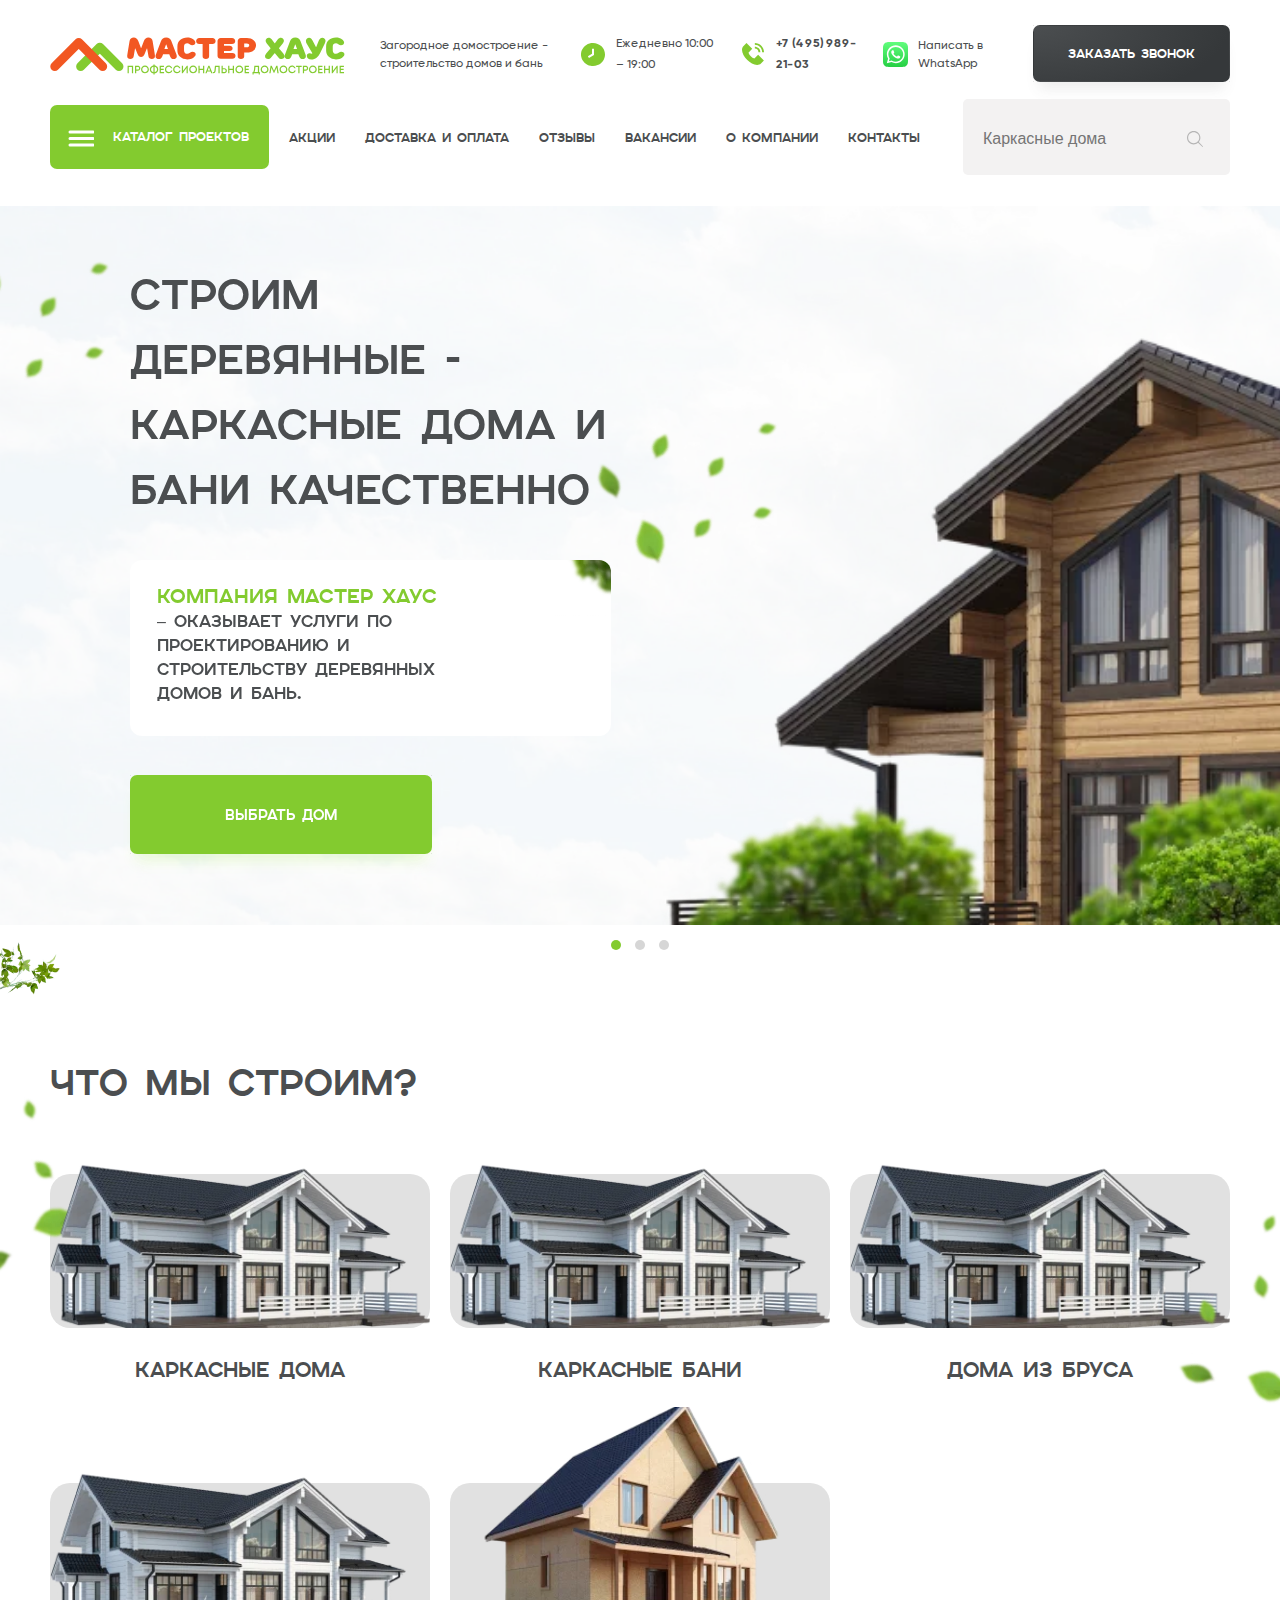
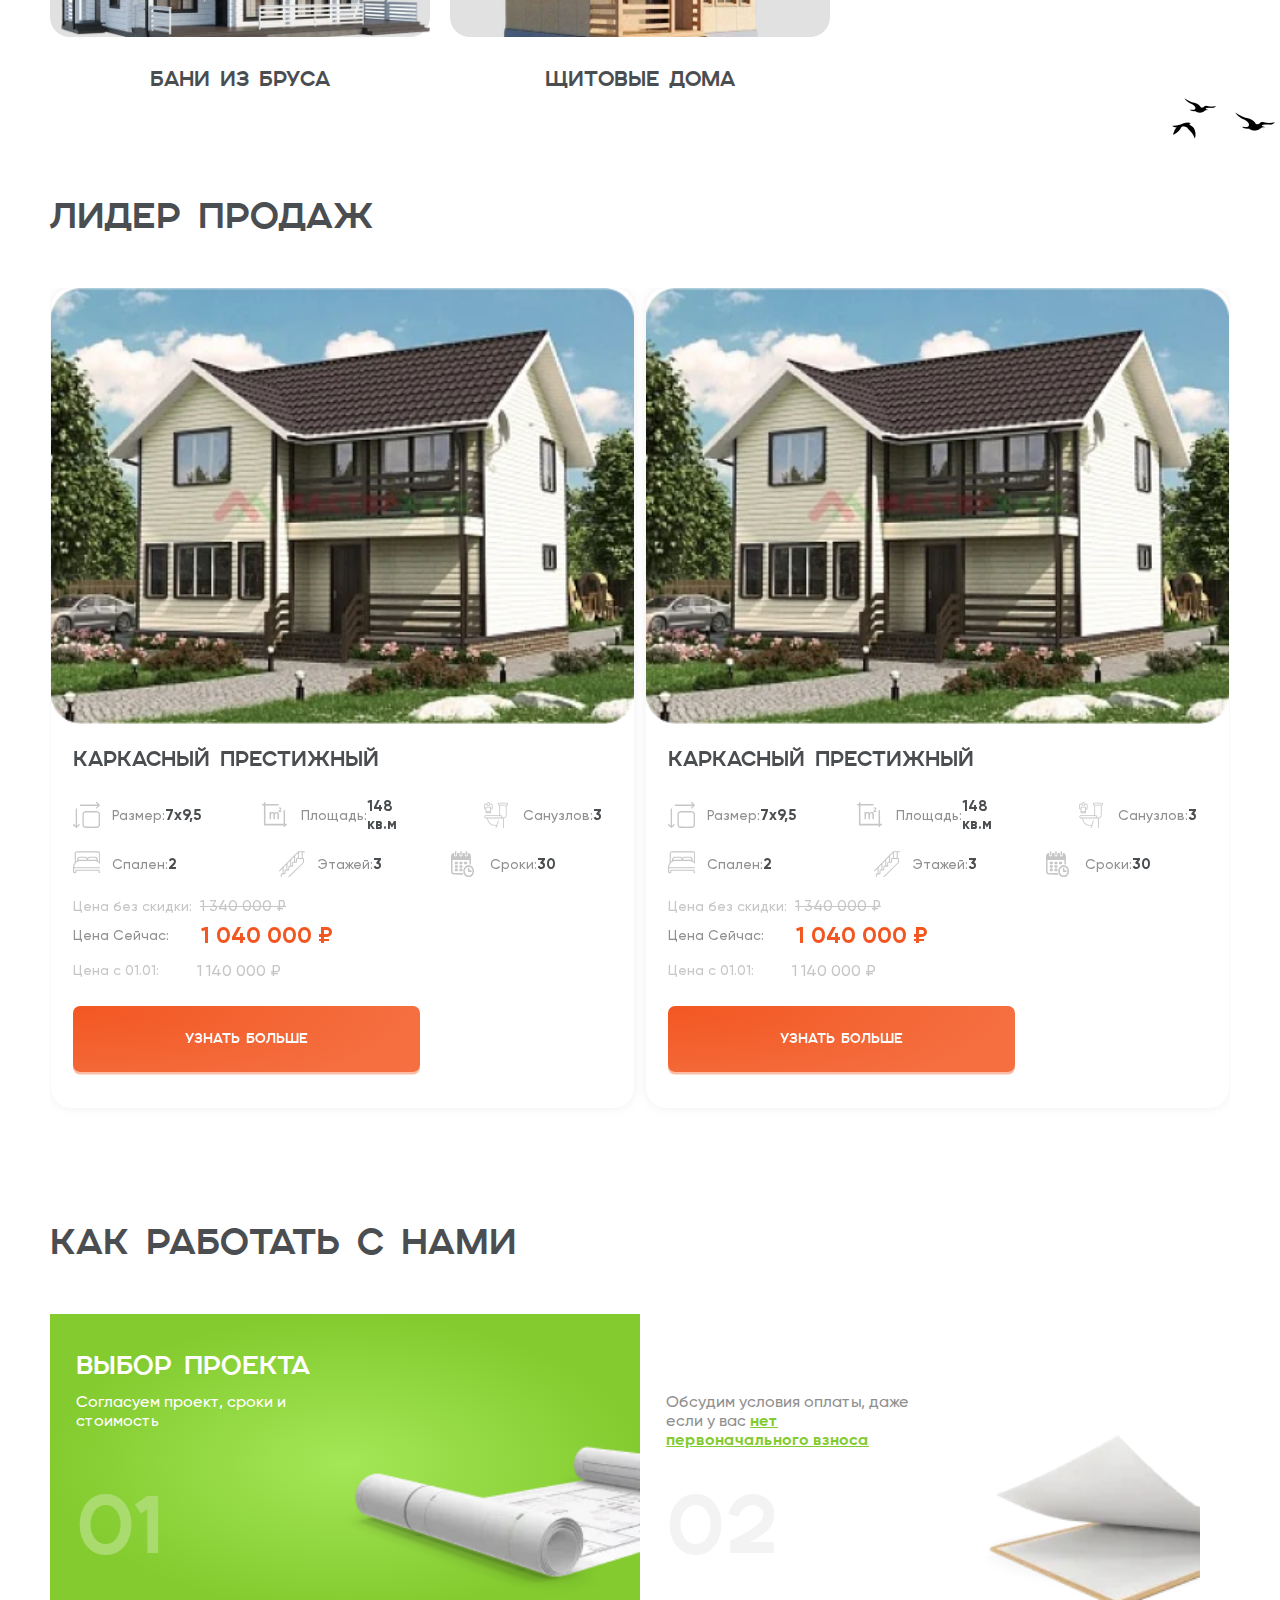
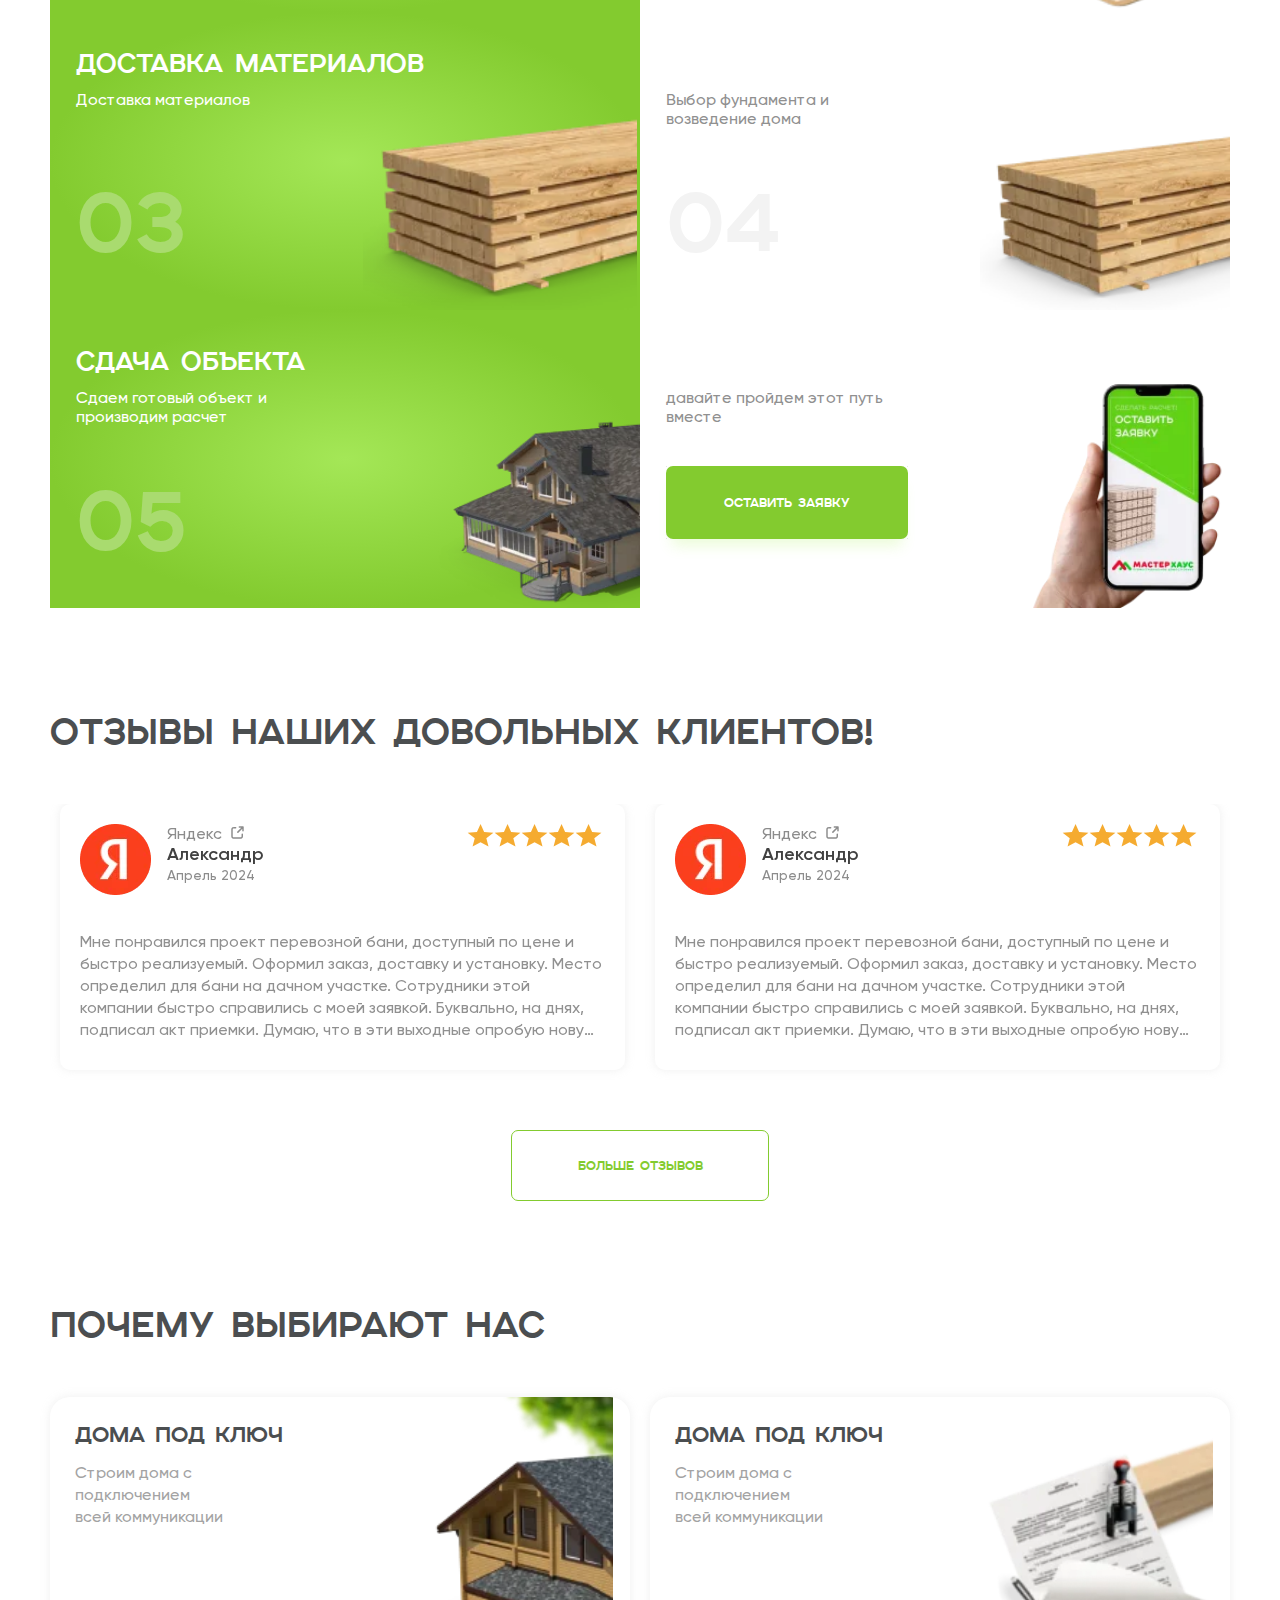
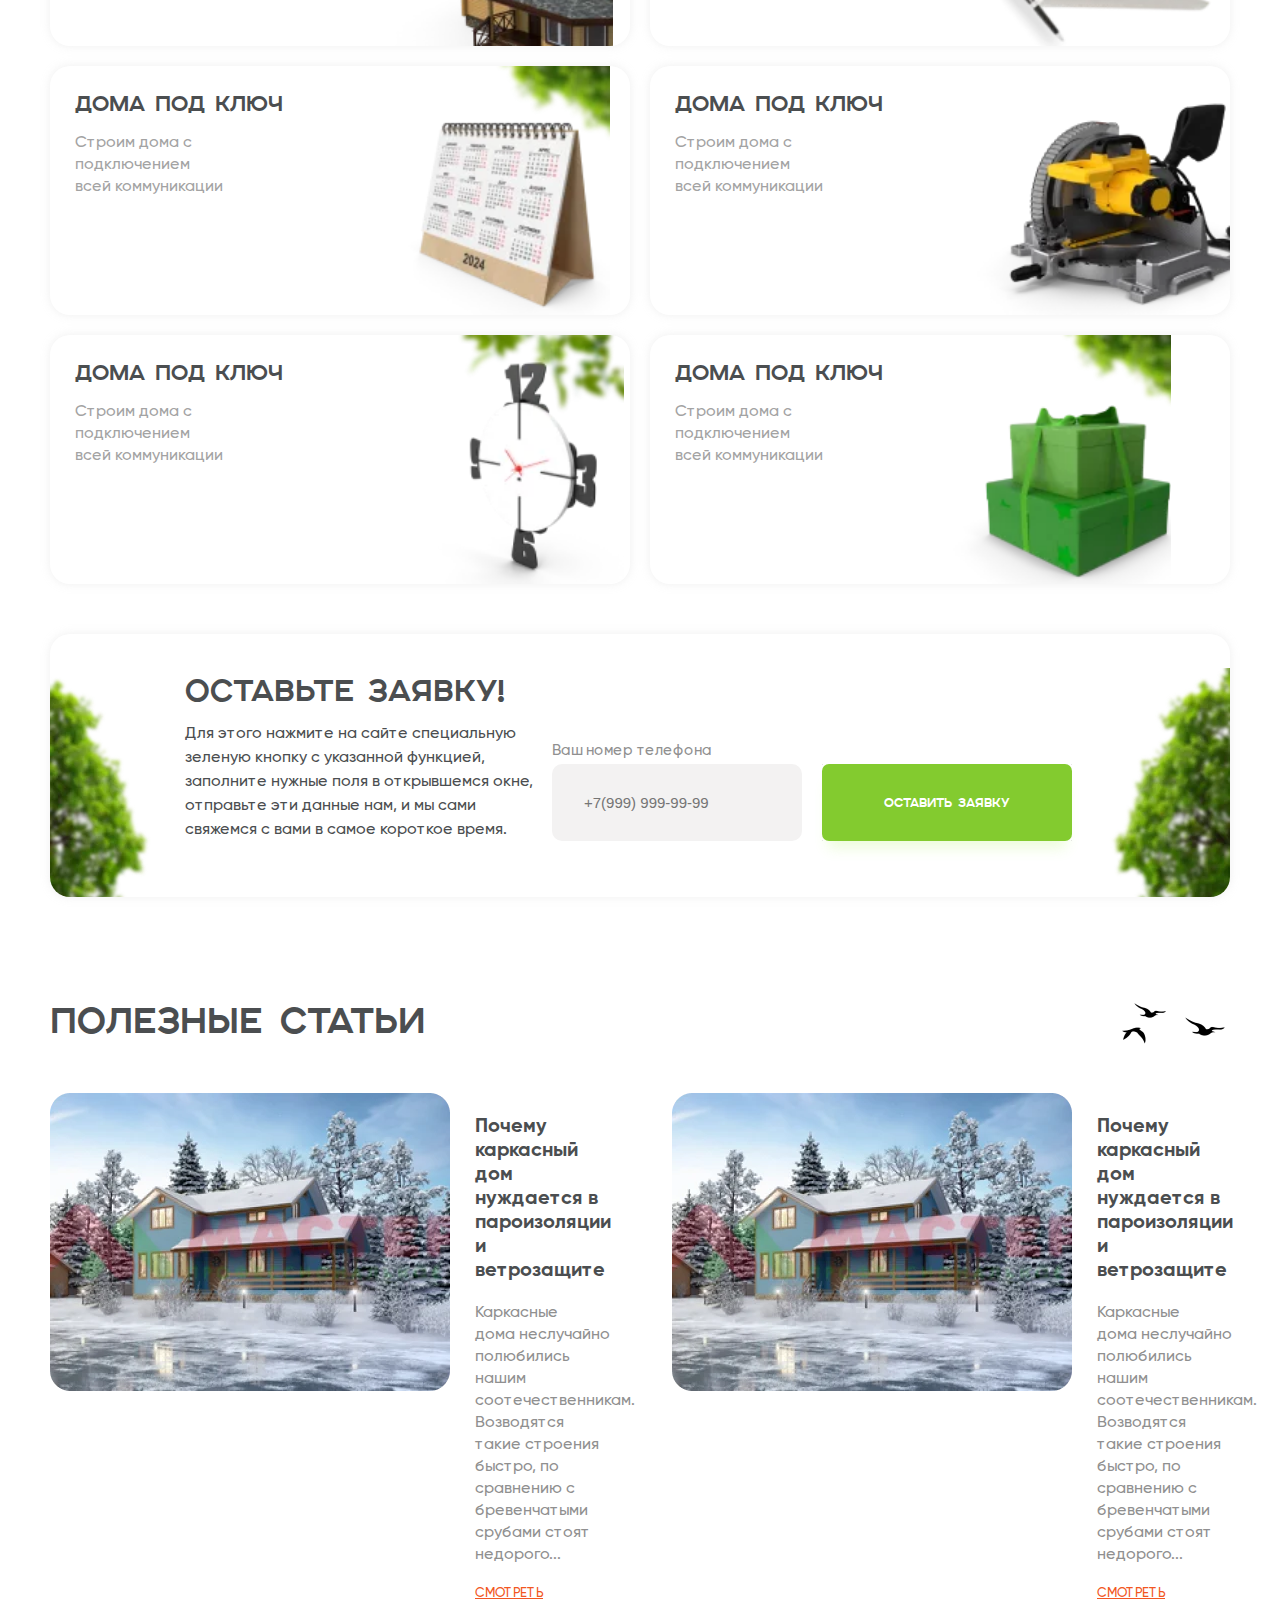
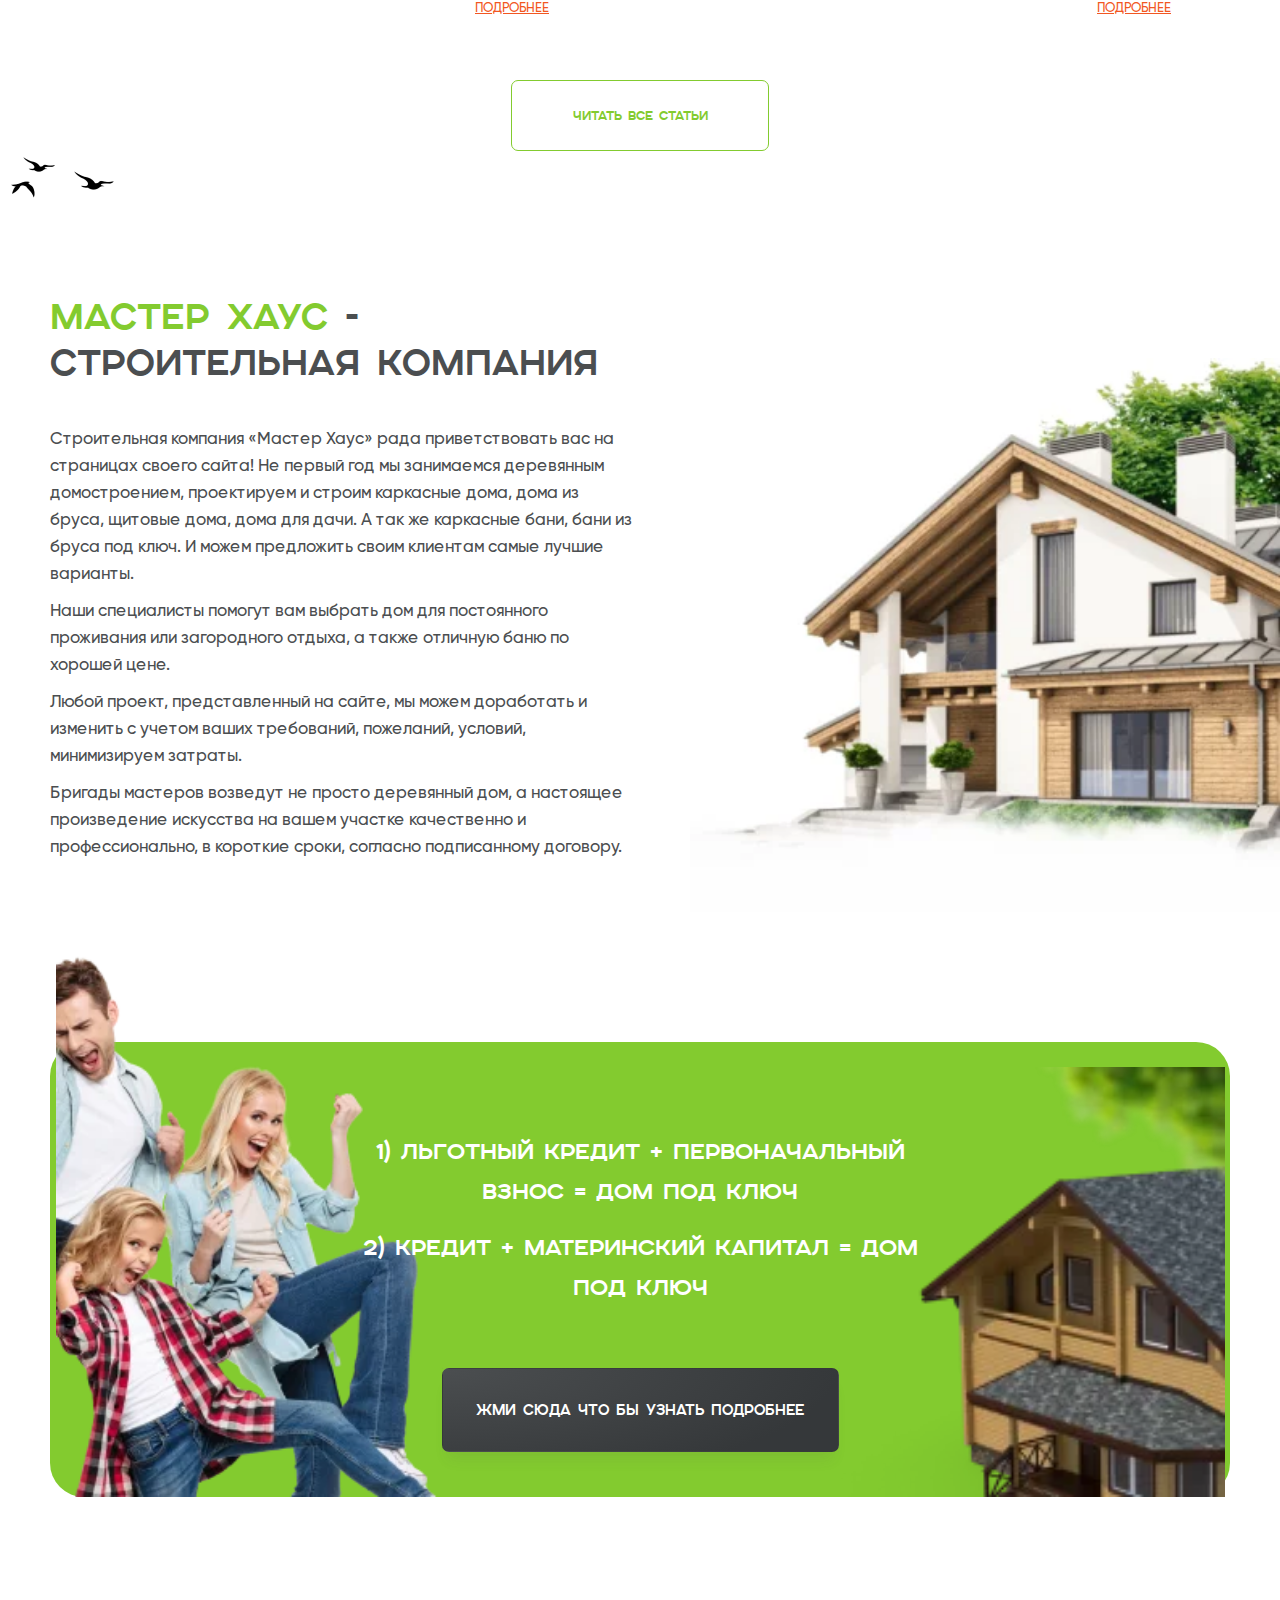
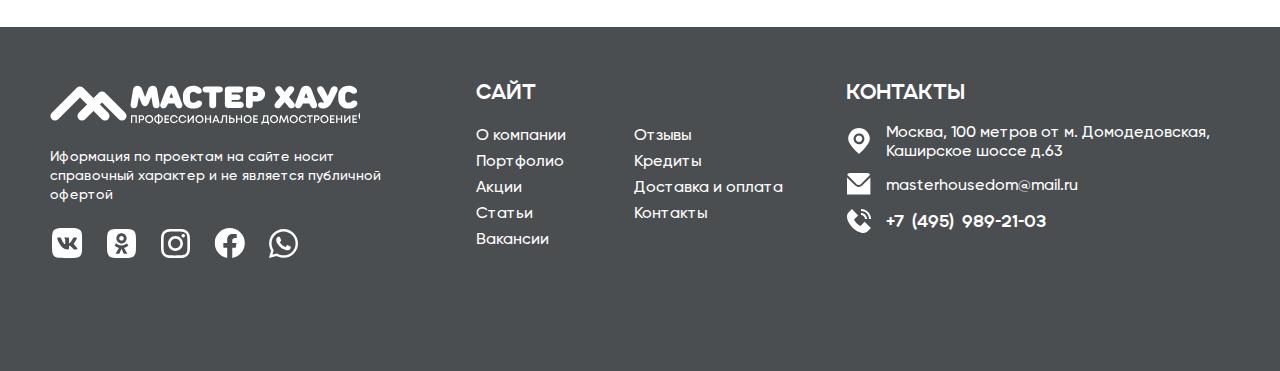
<file: index.html>
<!DOCTYPE html>
<html lang="en">
<head>
    <meta charset="UTF-8">
    <meta name="viewport" content="width=device-width, initial-scale=1" />
    <title>Главная</title>
    <link rel="stylesheet" preload href="css/owl.carousel.min.css?v=1">
    <link rel="stylesheet" preload href="css/owl.theme.default.min.css?v=1">
    <link rel="stylesheet" href="css/style.css?v=1" >
    <link rel="stylesheet" href="css/media.css?v=1">
</head>
<body>
<header>
    <div class="mobile-header dn">

        <a aria-label="Name" href="" class="header-logo"></a>
        <div class="df f-column a-center mobile-contact">
            <p>+7 (495) 989-21-03</p>
            <a aria-label="Name" href="">Заказать звонок</a>
        </div>
        <div class="mobile-header-right">
            <form action="" class="df pr a-center">
                <input type="text" class="search dn" placeholder="Каркасные дома">
                <button aria-label="Name" class="search-btn btn-clear"></button>
                <button aria-label="Name" class="dn close-search"></button>
            </form>
            <button aria-label="Name" class="btn-clear burger-btn"></button>
            <button aria-label="Name" class="btn-clear burger-btn-close dn"></button>
        </div>
    </div>
    <div class="header-content">
    <div class="navbar-top df j-spc-btw">
        <div class="navbar-left df a-center">
            <a aria-label="Name" href="" class="navbar-logo"></a>
            <p class="navbar-left-text">Загородное домостроение - строительство домов и бань</p>
        </div>

        <div class="navbar-right df">
            <p class="navbar-working-time">Ежедневно 10:00 – 19:00</p>
            <a aria-label="Name" class="navbar-tel" href="tel:+7 (495) 989-21-03">+7 (495) 989-21-03</a>
            <a aria-label="Name" class="navbar-whatsapp" href="">Написать в WhatsApp</a>
            <form action="" class="df">
                <label for="" class="dn">Ваш номер телефона</label>
                <input type="text" class="call-input dn">
                <button aria-label="Name" class="btn-clear btn btn-gray btn-call">заказать звонок</button>
            </form>

        </div>

    </div>
    <nav class="df a-center j-spc-btw ">
        <ul class="header-menu df a-center">
            <li class="header-menu-item menu-catalog">
                <a aria-label="Name" href="" class="header-menu-link">Каталог проектов</a>
                <div class="dropdown dn">
                    <div class="dropdown-item">
                        <h4>Проекты домов</h4>
                        <ul class="df f-column fw">
                            <li class=" ">
                                <a aria-label="Name" href="" class="">Каркасные дома</a>
                            </li>
                            <li class=" ">
                                <a aria-label="Name" href="" class="">Барнхаус</a>
                            </li>
                            <li class=" ">
                                <a aria-label="Name" href="" class="">Дома из бруса</a>
                            </li>
                            <li class=" ">
                                <a aria-label="Name" href="" class="">Щитовые дома</a>
                            </li>
                            <li class=" ">
                                <a aria-label="Name" href="" class="">Дома для дачи</a>
                            </li>
                            <li class=" ">
                                <a aria-label="Name" href="" class="">Дома площадью до 100 м² </a>
                            </li>
                            <li class=" ">
                                <a aria-label="Name" href="" class="">Коттеджи из дерева</a>
                            </li>
                            <li class=" ">
                                <a aria-label="Name" href="" class="">Одноэтажные дома</a>
                            </li>
                        </ul>
                    </div>
                    <div class="dropdown-item">
                        <h4>Проекты Бань</h4>
                        <ul class="df f-column fw">
                            <li class=" ">
                                <a aria-label="Name" href="" class="">Каркасные бани</a>
                            </li>
                            <li class=" ">
                                <a aria-label="Name" href="" class="">Бани из бруса</a>
                            </li>
                        </ul>
                    </div>
                </div>
            </li>
            <li class="header-menu-item ">
                <a aria-label="Name" href="" class="header-menu-link">Акции</a>
            </li>
            <li class="header-menu-item ">
                <a aria-label="Name" href="" class="header-menu-link">Доставка и оплата</a>
            </li>
            <li class="header-menu-item ">
                <a aria-label="Name" href="" class="header-menu-link">Отзывы</a>
            </li>
            <li class="header-menu-item ">
                <a aria-label="Name" href="" class="header-menu-link">Вакансии</a>
            </li>
            <li class="header-menu-item ">
                <a aria-label="Name" href="" class="header-menu-link">О компании</a>
            </li>
            <li class="header-menu-item ">
                <a aria-label="Name" href="" class="header-menu-link">Контакты</a>
            </li>

        </ul>


        <form action="" class="df pr a-center header-search-form">
            <input type="text" class="search" placeholder="Каркасные дома">
            <button aria-label="Name" class="search-btn btn-clear"></button>
        </form>

    </nav>

    </div>

</header>
<main>
    <section class="banner owl-carousel owl-theme">
        <div class="banner-item">
            <div class="banner-left">
                <h1 class="banner-title">Строим деревянные - Каркасные дома и бани качественно
                </h1>
                <p class="banner-text">
                    <span> Компания Мастер Хаус</span> – оказывает услуги по проектированию и строительству деревянных домов и бань.
                </p>
                <a aria-label="Name" href="" class="btn btn-clear btn-green banner-btn">выбрать дом</a>
            </div>
            <div class="banner-right">

            </div>
        </div>
        <div class="banner-item">
            <div class="banner-left">
                <h1 class="banner-title">Строим деревянные - Каркасные дома и бани качественно
                </h1>
                <p class="banner-text">
                    <span> Компания Мастер Хаус</span> – оказывает услуги по проектированию и строительству деревянных домов и бань.
                </p>
                <a aria-label="Name" href="" class="btn btn-clear btn-green banner-btn">выбрать дом</a>
            </div>
            <div class="banner-right">

            </div>
        </div>
        <div class="banner-item">
            <div class="banner-left">
                <h1 class="banner-title">Строим деревянные - Каркасные дома и бани качественно
                </h1>
                <p class="banner-text">
                    <span> Компания Мастер Хаус</span> – оказывает услуги по проектированию и строительству деревянных домов и бань.
                </p>
                <a aria-label="Name" href="" class="btn btn-clear btn-green banner-btn">выбрать дом</a>
            </div>
            <div class="banner-right">

            </div>
        </div>

    </section>
    <section class="what-we-do pr" >
        <div class="content">
            <h2 class="section-title">Что мы строим?</h2>
            <div class="house-list df f-wrap">
                <a aria-label="Name" href="" class="house-item df f-column">
                    <div class="img-bg">
                        <img width="" height="" loading="lazy" srcset="images/house-1-700w.webp 700w,
                                        images/house1.webp 1024w" src="images/house1.webp" alt="">
                    </div>
                    <p>Каркасные дома</p>
                </a>
                <a aria-label="Name" href="" class="house-item df f-column">
                    <div class="img-bg">
                        <img loading="lazy" width="" height=""   srcset="images/house-1-700w.webp 700w,
                                        images/house1.webp 1024w" src="images/house1.webp" alt="">
                    </div>
                    <p>Каркасные бани</p>
                </a>
                <a aria-label="Name" href="" class="house-item df f-column">
                    <div class="img-bg">
                        <img loading="lazy" width="" height=""   srcset="images/house-1-700w.webp 700w,
                                        images/house1.webp 1024w" src="images/house1.webp" alt="">
                    </div>
                    <p>Дома из бруса</p>
                </a>
                <a aria-label="Name" href="" class="house-item df f-column">
                    <div class="img-bg">
                        <img loading="lazy" width="" height=""  srcset="images/house-1-700w.webp 700w,
                                        images/house1.webp 1024w" src="images/house1.webp" alt="">
                    </div>
                    <p>бани из бруса</p>
                </a>
                <a aria-label="Name" href="" class="house-item df f-column">
                    <div class="img-bg">
                        <img loading="lazy" width="" height="" srcset="images/house2-700.webp 700w,
                                        images/house2.webp 1024w" src="images/house2.webp" alt="">
                    </div>
                    <p>Щитовые дома</p>
                </a>
            </div>
        </div>
    </section>
    <section class="top-sales">
        <div class="content">
            <h2 class="section-title">Лидер продаж</h2>
            <div class="top-sale-list owl-carousel owl-theme">
                <div class="top-sale-item df f-column">
                    <img width="" height="" src="images/top-sale.webp" srcset="
    images/top-sale700.webp 700w,
   images/top-sale.webp 1024w
  " alt="">
                    <h4 class="top-sale-title">Каркасный Престижный</h4>
                    <ul class="top-sale-features df f-wrap j-spc-btw">
                        <li class="top-sale-feature size">Размер: <span>7x9,5</span></li>
                        <li class="top-sale-feature area">Площадь: <span> 148 кв.м</span></li>
                        <li class="top-sale-feature toilet">Санузлов:  <span>3</span></li>
                        <li class="top-sale-feature bedroom">Спален:  <span>2</span></li>
                        <li class="top-sale-feature floor">Этажей: <span>3</span></li>
                        <li class="top-sale-feature time">Сроки: <span>30</span></li>
                    </ul>
                    <p class="no-sale-price">Цена без скидки: <span>1 340 000 ₽</span></p>
                    <p class="price">Цена Сейчас: <span>1 040 000 ₽</span></p>
                    <p class="feature-price">Цена с 01.01: <span>1 140 000 ₽</span></p>
                    <a aria-label="Name" href="" class="btn btn-clear btn-orange see-more">Узнать больше</a>
                </div>
                <div class="top-sale-item df f-column">
                    <img width="" height="" src="images/top-sale.webp" srcset="
    images/top-sale700.webp 700w,
   images/top-sale.webp 1024w
  " alt="">
                    <h4 class="top-sale-title">Каркасный Престижный</h4>
                    <ul class="top-sale-features df f-wrap j-spc-btw">
                        <li class="top-sale-feature size">Размер: <span>7x9,5</span></li>
                        <li class="top-sale-feature area">Площадь: <span> 148 кв.м</span></li>
                        <li class="top-sale-feature toilet">Санузлов:  <span>3</span></li>
                        <li class="top-sale-feature bedroom">Спален:  <span>2</span></li>
                        <li class="top-sale-feature floor">Этажей: <span>3</span></li>
                        <li class="top-sale-feature time">Сроки: <span>30</span></li>
                    </ul>
                    <p class="no-sale-price">Цена без скидки: <span>1 340 000 ₽</span></p>
                    <p class="price">Цена Сейчас: <span>1 040 000 ₽</span></p>
                    <p class="feature-price">Цена с 01.01: <span>1 140 000 ₽</span></p>
                    <a aria-label="Name" href="" class="btn btn-clear btn-orange see-more">Узнать больше</a>
                </div>
                <div class="top-sale-item df f-column">
                    <img width="" height="" src="images/top-sale.webp" srcset="
    images/top-sale700.webp 700w,
   images/top-sale.webp 1024w
  " alt="">
                    <h4 class="top-sale-title">Каркасный Престижный</h4>
                    <ul class="top-sale-features df f-wrap j-spc-btw">
                        <li class="top-sale-feature size">Размер: <span>7x9,5</span></li>
                        <li class="top-sale-feature area">Площадь: <span> 148 кв.м</span></li>
                        <li class="top-sale-feature toilet">Санузлов:  <span>3</span></li>
                        <li class="top-sale-feature bedroom">Спален:  <span>2</span></li>
                        <li class="top-sale-feature floor">Этажей: <span>3</span></li>
                        <li class="top-sale-feature time">Сроки: <span>30</span></li>
                    </ul>
                    <p class="no-sale-price">Цена без скидки: <span>1 340 000 ₽</span></p>
                    <p class="price">Цена Сейчас: <span>1 040 000 ₽</span></p>
                    <p class="feature-price">Цена с 01.01: <span>1 140 000 ₽</span></p>
                    <a aria-label="Name" href="" class="btn btn-clear btn-orange see-more">Узнать больше</a>
                </div>
                <div class="top-sale-item df f-column">
                    <img width="" height="" src="images/top-sale.webp" srcset="
    images/top-sale700.webp 700w,
   images/top-sale.webp 1024w
  " alt="">
                    <h4 class="top-sale-title">Каркасный Престижный</h4>
                    <ul class="top-sale-features df f-wrap j-spc-btw">
                        <li class="top-sale-feature size">Размер: <span>7x9,5</span></li>
                        <li class="top-sale-feature area">Площадь: <span> 148 кв.м</span></li>
                        <li class="top-sale-feature toilet">Санузлов:  <span>3</span></li>
                        <li class="top-sale-feature bedroom">Спален:  <span>2</span></li>
                        <li class="top-sale-feature floor">Этажей: <span>3</span></li>
                        <li class="top-sale-feature time">Сроки: <span>30</span></li>
                    </ul>
                    <p class="no-sale-price">Цена без скидки: <span>1 340 000 ₽</span></p>
                    <p class="price">Цена Сейчас: <span>1 040 000 ₽</span></p>
                    <p class="feature-price">Цена с 01.01: <span>1 140 000 ₽</span></p>
                    <a aria-label="Name" href="" class="btn btn-clear btn-orange see-more">Узнать больше</a>
                </div>
                <div class="top-sale-item df f-column">
                    <img width="" height="" src="images/top-sale.webp" srcset="
    images/top-sale700.webp 700w,
   images/top-sale.webp 1024w
  " alt="">
                    <h4 class="top-sale-title">Каркасный Престижный</h4>
                    <ul class="top-sale-features df f-wrap j-spc-btw">
                        <li class="top-sale-feature size">Размер: <span>7x9,5</span></li>
                        <li class="top-sale-feature area">Площадь: <span> 148 кв.м</span></li>
                        <li class="top-sale-feature toilet">Санузлов:  <span>3</span></li>
                        <li class="top-sale-feature bedroom">Спален:  <span>2</span></li>
                        <li class="top-sale-feature floor">Этажей: <span>3</span></li>
                        <li class="top-sale-feature time">Сроки: <span>30</span></li>
                    </ul>
                    <p class="no-sale-price">Цена без скидки: <span>1 340 000 ₽</span></p>
                    <p class="price">Цена Сейчас: <span>1 040 000 ₽</span></p>
                    <p class="feature-price">Цена с 01.01: <span>1 140 000 ₽</span></p>
                    <a aria-label="Name" href="" class="btn btn-clear btn-orange see-more">Узнать больше</a>
                </div>
            </div>
        </div>
    </section>
    <section class="work-with-us pr">
        <div class="content">
            <h2 class="section-title">Как работать с нами</h2>
            <div class="work-with-us-info df f-wrap">
                <div class="df f-column project">
                    <h2>Выбор проекта</h2>
                    <p>Согласуем проект, сроки и стоимость</p>
                    <span>01</span>
                </div>
                <div class="df f-column contract">
                    <h2>Подписание договора</h2>
                    <p>Обсудим условия оплаты, даже если у вас <span>нет первоначального взноса</span> </p>
                    <span>02</span>
                </div>
                <div class="df f-column shipping">
                    <h2>Доставка материалов</h2>
                    <p>Доставка материалов</p>
                    <span>03</span>
                </div>
                <div class="df f-column house">
                    <h2>Строительство дома</h2>
                    <p>Выбор фундамента и возведение дома</p>
                    <span>04</span>
                </div>
                <div class="df f-column delivery">
                    <h2>Сдача объекта</h2>
                    <p>Сдаем готовый объект и производим расчет</p>
                    <span>05</span>
                </div>
                <div class="df f-column request">
                    <h2>Оставить заявку</h2>
                    <p>давайте пройдем этот путь вместе
                    </p>
                    <a aria-label="Name" href="" class="btn btn-green  df a-center j-center btn-clear">Оставить заявку</a>
                </div>
            </div>
        </div>
    </section>
    <section class="review pr">
        <div class="content">
            <h2 class="section-title">Отзывы наших довольных клиентов!</h2>
            <div class="review-list owl-carousel owl-theme">
                <div class="review-item">
                    <div class="review-top df j-spc-btw">
                        <div class="review-user df">
                            <div class="review-img">
                                <img width="71" height="71"  loading="lazy" src="images/yandex.webp" alt="yandex">
                            </div>
                            <div class="review-user-info">
                                <a aria-label="Name" href="" class="review-user-link">Яндекс</a>
                                <p class="review-user-name">Александр</p>
                                <p class="review-date">Апрель 2024</p>
                            </div>
                        </div>
                        <div class="review-stars df">
                            <span class="star-full"></span>
                            <span class="star-full"></span>
                            <span class="star-full"></span>
                            <span class="star-full"></span>
                            <span class="star-full"></span>
                        </div>
                    </div>
                    <div class="review-bottom">
                        <p>Мне понравился проект перевозной бани, доступный по цене и быстро реализуемый. Оформил заказ, доставку и установку. Место определил для бани на дачном участке. Сотрудники этой компании быстро справились с моей заявкой. Буквально, на днях, подписал акт приемки. Думаю, что в эти выходные опробую новую баню.</p>
                    </div>
                </div>
                <div class="review-item">
                    <div class="review-top df j-spc-btw">
                        <div class="review-user df">
                            <div class="review-img">

                                <img width="71" height="71"  loading="lazy" src="images/yandex.webp" alt="yandex">
                            </div>
                            <div class="review-user-info">
                                <a aria-label="Name" href="" class="review-user-link">Яндекс</a>
                                <p class="review-user-name">Александр</p>
                                <p class="review-date">Апрель 2024</p>
                            </div>
                        </div>
                        <div class="review-stars df">
                            <span class="star-full"></span>
                            <span class="star-full"></span>
                            <span class="star-full"></span>
                            <span class="star-full"></span>
                            <span class="star-full"></span>
                        </div>
                    </div>
                    <div class="review-bottom">
                        <p>Мне понравился проект перевозной бани, доступный по цене и быстро реализуемый. Оформил заказ, доставку и установку. Место определил для бани на дачном участке. Сотрудники этой компании быстро справились с моей заявкой. Буквально, на днях, подписал акт приемки. Думаю, что в эти выходные опробую новую баню.</p>
                    </div>
                </div>
                <div class="review-item">
                    <div class="review-top df j-spc-btw">
                        <div class="review-user df">
                            <div class="review-img">
                                <img width="71" height="71"  loading="lazy" src="images/yandex.webp" alt="yandex">
                            </div>
                            <div class="review-user-info">
                                <a aria-label="Name" href="" class="review-user-link">Яндекс</a>
                                <p class="review-user-name">Александр</p>
                                <p class="review-date">Апрель 2024</p>
                            </div>
                        </div>
                        <div class="review-stars df">
                            <span class="star-full"></span>
                            <span class="star-full"></span>
                            <span class="star-full"></span>
                            <span class="star-full"></span>
                            <span class="star-full"></span>
                        </div>
                    </div>
                    <div class="review-bottom">
                        <p>Мне понравился проект перевозной бани, доступный по цене и быстро реализуемый. Оформил заказ, доставку и установку. Место определил для бани на дачном участке. Сотрудники этой компании быстро справились с моей заявкой. Буквально, на днях, подписал акт приемки. Думаю, что в эти выходные опробую новую баню.</p>
                    </div>
                </div>
                <div class="review-item">
                    <div class="review-top df j-spc-btw">
                        <div class="review-user df">
                            <div class="review-img">
                                <img width="71" height="71"  loading="lazy" src="images/yandex.webp" alt="yandex">
                            </div>
                            <div class="review-user-info">
                                <a aria-label="Name" href="" class="review-user-link">Яндекс</a>
                                <p class="review-user-name">Александр</p>
                                <p class="review-date">Апрель 2024</p>
                            </div>
                        </div>
                        <div class="review-stars df">
                            <span class="star-full"></span>
                            <span class="star-full"></span>
                            <span class="star-full"></span>
                            <span class="star-full"></span>
                            <span class="star-full"></span>
                        </div>
                    </div>
                    <div class="review-bottom">
                        <p>Мне понравился проект перевозной бани, доступный по цене и быстро реализуемый. Оформил заказ, доставку и установку. Место определил для бани на дачном участке. Сотрудники этой компании быстро справились с моей заявкой. Буквально, на днях, подписал акт приемки. Думаю, что в эти выходные опробую новую баню.</p>
                    </div>
                </div>
                <div class="review-item">
                    <div class="review-top df j-spc-btw">
                        <div class="review-user df">
                            <div class="review-img">
                                <img width="71" height="71"  loading="lazy" src="images/yandex.webp" alt="yandex">
                            </div>
                            <div class="review-user-info">
                                <a aria-label="Name" href="" class="review-user-link">Яндекс</a>
                                <p class="review-user-name">Александр</p>
                                <p class="review-date">Апрель 2024</p>
                            </div>
                        </div>
                        <div class="review-stars df">
                            <span class="star-full"></span>
                            <span class="star-full"></span>
                            <span class="star-full"></span>
                            <span class="star-full"></span>
                            <span class="star-full"></span>
                        </div>
                    </div>
                    <div class="review-bottom">
                        <p>Мне понравился проект перевозной бани, доступный по цене и быстро реализуемый. Оформил заказ, доставку и установку. Место определил для бани на дачном участке. Сотрудники этой компании быстро справились с моей заявкой. Буквально, на днях, подписал акт приемки. Думаю, что в эти выходные опробую новую баню.</p>
                    </div>
                </div>
            </div>
            <a aria-label="Name" href="" class="btn btn-clear btn-green-outline">Больше отзывов</a>
        </div>
    </section>
    <section class="why-us pr">
        <div class="content">
            <h2 class="section-title">Почему выбирают нас</h2>
            <div class="why-us-list df f-wrap ">
                <div class="why-us-item">
                    <h2>Дома под ключ</h2>
                    <p>Строим дома с подключением всей коммуникации</p>
                </div>
                <div class="why-us-item">
                    <h2>Дома под ключ</h2>
                    <p>Строим дома с подключением всей коммуникации</p>
                </div>
                <div class="why-us-item">
                    <h2>Дома под ключ</h2>
                    <p>Строим дома с подключением всей коммуникации</p>
                </div>
                <div class="why-us-item">
                    <h2>Дома под ключ</h2>
                    <p>Строим дома с подключением всей коммуникации</p>
                </div>
                <div class="why-us-item">
                    <h2>Дома под ключ</h2>
                    <p>Строим дома с подключением всей коммуникации</p>
                </div>
                <div class="why-us-item">
                    <h2>Дома под ключ</h2>
                    <p>Строим дома с подключением всей коммуникации</p>
                </div>
            </div>

            <div class="leave-request df">
                <div class="request-left">
                    <h2 class="request-title">Оставьте заявку!</h2>
                    <p class="request-text">Для этого нажмите на сайте специальную зеленую кнопку с указанной функцией, заполните нужные поля в открывшемся окне, отправьте эти данные нам, и мы сами свяжемся с вами в самое короткое время.</p>
                </div>
                <div class="request-right">
                    <form action="" class="df request-form">
                        <div class="df f-column">
                            <label for="tel">Ваш номер телефона</label>
                            <input type="tel" placeholder="+7(999) 999-99-99" id="tel" name="tel">
                        </div>
                        <div class="df f-column">
                            <button aria-label="Name" class="btn btn-clear btn-green ">Оставить заявку</button>
                        </div>
                    </form>
                </div>
            </div>
        </div>
    </section>
    <section class="blog pr">
        <div class="content df f-column pr">
            <h2 class="section-title">Полезные статьи</h2>
            <div class="blog-post-list df">
                <div class="blog-post df">
                    <div class="post-left">

                        <img loading="lazy" width="400" height="298" srcset="images/post.webp 1024w"  src="images/post.webp" alt="">
                    </div>
                    <div class="post-right df f-column">
                        <h2 class="post-title">Почему каркасный дом нуждается в пароизоляции и ветрозащите</h2>
                        <p class="post-text">Каркасные дома неслучайно полюбились нашим соотечественникам. Возводятся такие строения быстро, по сравнению с бревенчатыми срубами стоят недорого...</p>
                        <a aria-label="Name" href="" class="post-link">Смотреть подробнее</a>
                    </div>
                </div>
                <div class="blog-post df">
                    <div class="post-left">
                        <img loading="lazy" srcset="images/post.webp 1024w"  src="images/post.webp" alt="">

                    </div>
                    <div class="post-right df f-column">
                        <h2 class="post-title">Почему каркасный дом нуждается в пароизоляции и ветрозащите</h2>
                        <p class="post-text">Каркасные дома неслучайно полюбились нашим соотечественникам. Возводятся такие строения быстро, по сравнению с бревенчатыми срубами стоят недорого...</p>
                        <a aria-label="Name" href="" class="post-link">Смотреть подробнее</a>
                    </div>
                </div>
            </div>
            <a aria-label="Name" href="" class="btn btn-clear btn-green-outline">Читать все статьи</a>
        </div>
    </section>
    <section class="about pr">
        <div class="content">

            <div class="about-info df">
                <div class="about-left">

                    <h2 class="section-title">
                        <span>Мастер Хаус</span> - строительная компания
                    </h2>
                    <p class="about-text">Строительная компания «Мастер Хаус» рада приветствовать вас на страницах своего сайта! Не первый год мы занимаемся деревянным домостроением, проектируем и строим каркасные дома, дома из бруса, щитовые дома, дома для дачи. А так же каркасные бани, бани из бруса под ключ. И можем предложить своим клиентам самые лучшие варианты.</p>
                    <p class="about-text">Наши специалисты помогут вам выбрать дом для постоянного проживания или загородного отдыха, а также отличную баню по хорошей цене.</p>
                    <p class="about-text">Любой проект, представленный на сайте, мы можем доработать и изменить с учетом ваших требований, пожеланий, условий, минимизируем затраты.</p>
                    <p class="about-text">Бригады мастеров возведут не просто деревянный дом, а настоящее произведение искусства на вашем участке качественно и профессионально, в короткие сроки, согласно подписанному договору.</p>

                </div>
                <div class="about-right">

                </div>
            </div>


        </div>
    </section>
    <section class="credit-section">
        <div class="credit">
            <div class="credit-info">
                1) льготный кредит + первоначальный взнос
                = дом под ключ
            </div>
            <div class="credit-info">
                2) кредит + материнский капитал = дом под ключ
            </div>
            <a aria-label="Name" href="" class="btn btn-clear btn-gray">жми сюда что бы узнать подробнее</a>
        </div>
    </section>


</main>
<footer class="df j-spc-btw">
    <div class="footer-left df f-column">
        <a aria-label="Name" href="" class="footer-logo"></a>
        <p class="footer-text">Иформация по проектам на сайте носит справочный характер и не является публичной офертой</p>
        <ul class="footer-social df">
            <li class="social-item">
                <a aria-label="Name" href="" class="vk"></a>
            </li>
            <li class="social-item">
                <a aria-label="Name" href="" class="ok"></a>
            </li>
            <li class="social-item">
                <a aria-label="Name" href="" class="instagram"></a>
            </li>
            <li class="social-item">
                <a aria-label="Name" href="" class="fb"></a>
            </li>
            <li class="social-item">
                <a aria-label="Name" href="" class="whatsapp"></a>
            </li>
        </ul>
    </div>
    <div class="footer-mid">
        <h2 class="footer-title">сАЙТ</h2>
        <ul class="footer-menu df fw f-column">
            <li><a aria-label="Name" href="">О компании</a></li>
            <li><a aria-label="Name" href="">Портфолио</a></li>
            <li><a aria-label="Name" href="">Акции</a></li>
            <li><a aria-label="Name" href="">Статьи</a></li>
            <li><a aria-label="Name" href="">Вакансии</a></li>
            <li><a aria-label="Name" href="">Отзывы</a></li>
            <li><a aria-label="Name" href="">Кредиты</a></li>
            <li><a aria-label="Name" href="">Доставка и оплата</a></li>
            <li><a aria-label="Name" href="">Контакты</a></li>
        </ul>
    </div>
    <div class="footer-right">
        <h2 class="footer-title">кОНТАКТЫ</h2>
        <div class="contact-info df f-column">
            <p class="address">Москва, 100 метров от м. Домодедовская, Каширское шоссе д.63</p>
            <a aria-label="Name" href="mailto:masterhousedom@mail.ru" class="email">masterhousedom@mail.ru</a>
            <a aria-label="Name" href="tel:+7 (495) 989-21-03" class="tel">+7 (495) 989-21-03</a>
        </div>
    </div>

</footer>
<script   src="js/jquery-3.7.1.min.js"></script>
<script   src="js/owl.carousel.min.js"></script>
<script   src="js/main.js"></script>
</body>
</html>
</file>
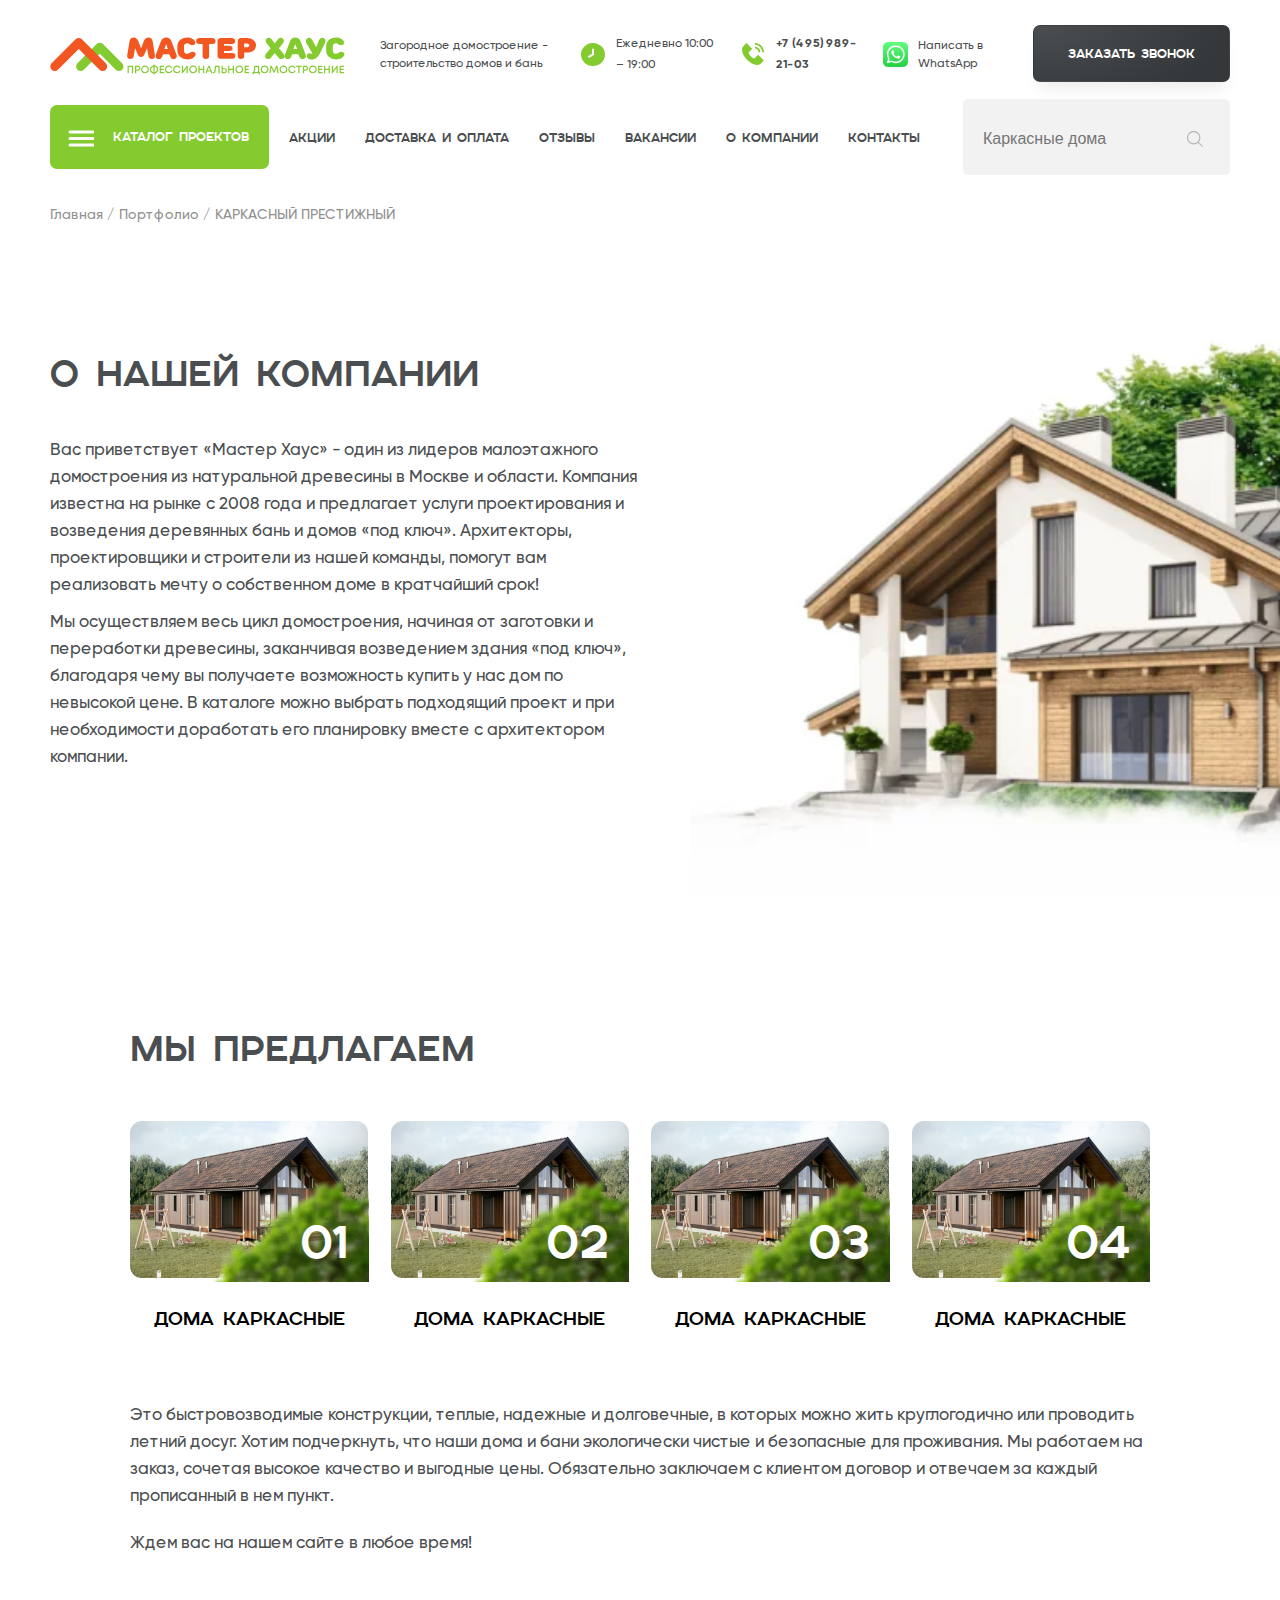
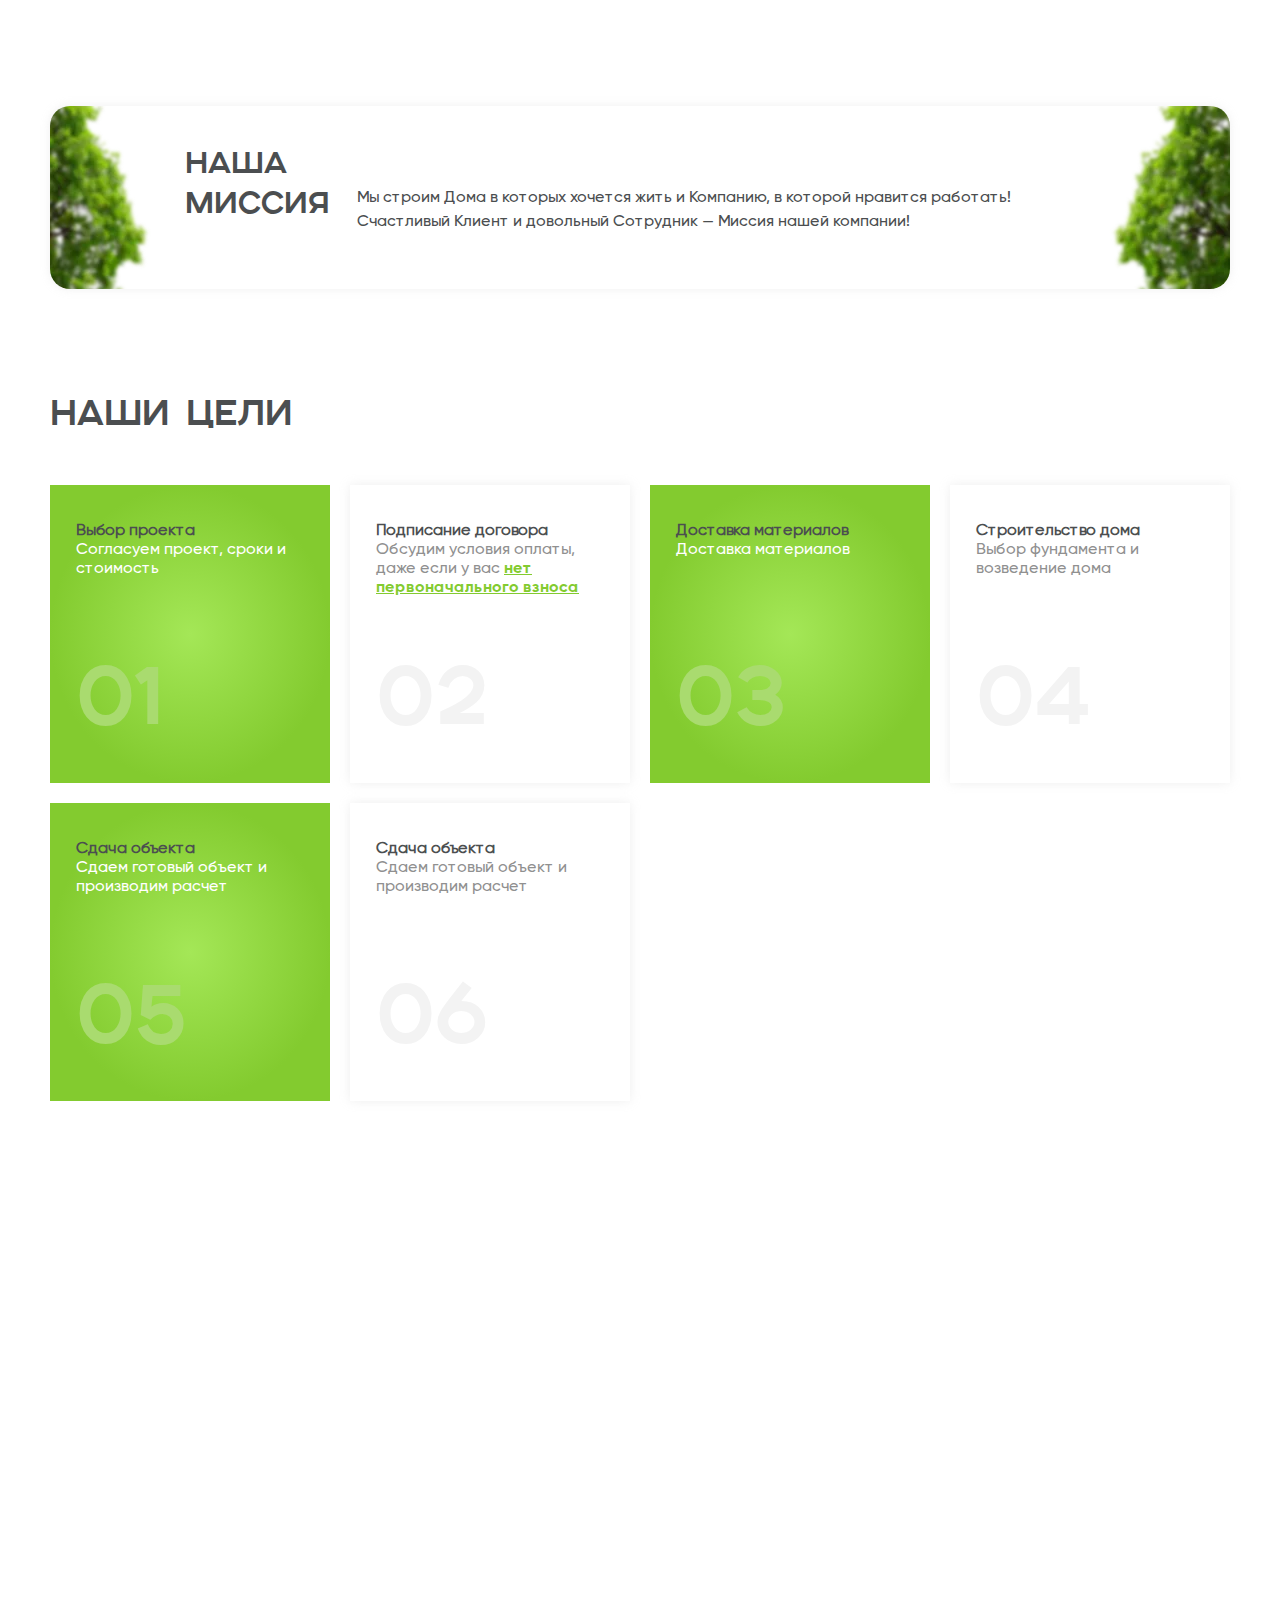
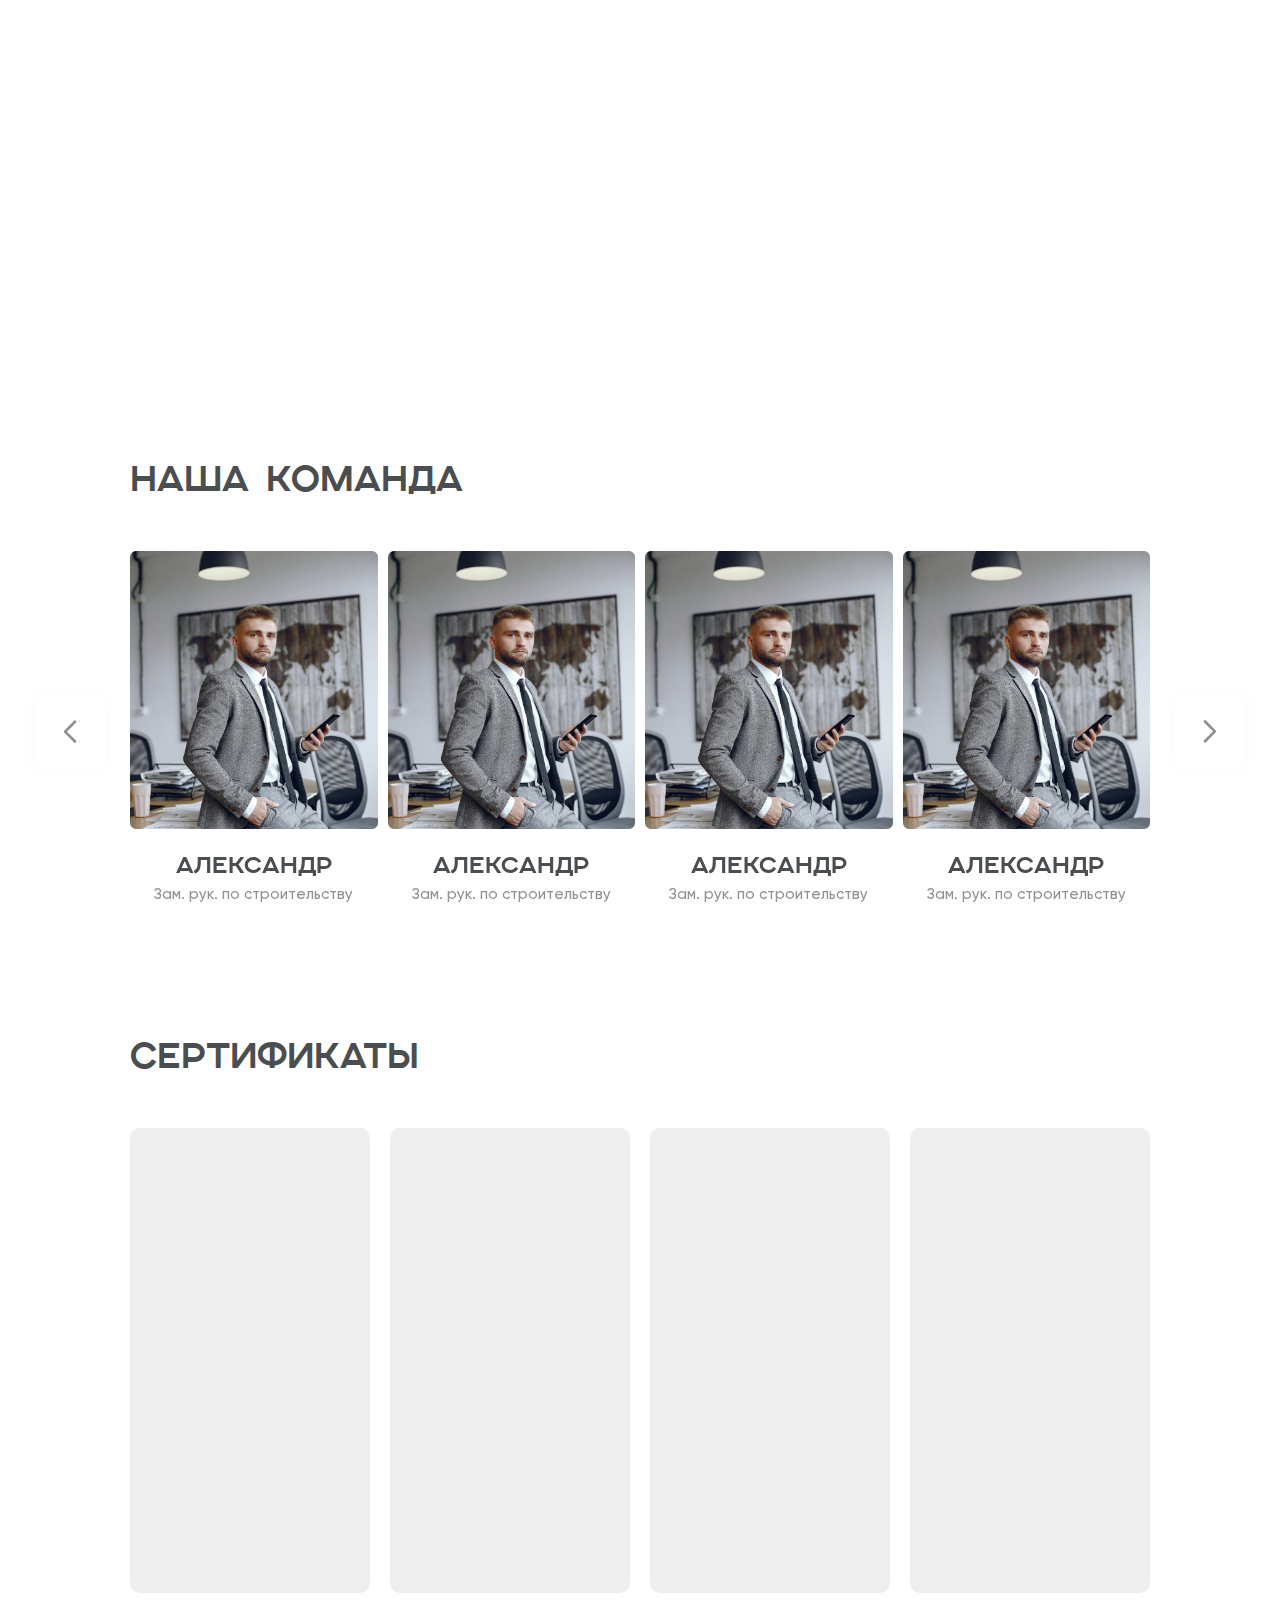
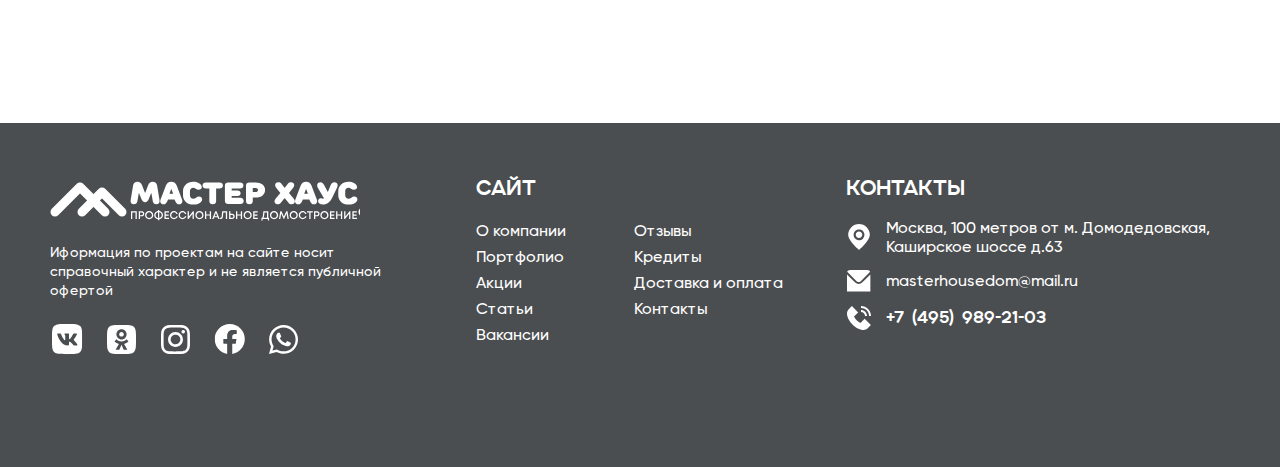
<file: about.html>
<!DOCTYPE html>
<html lang="en">
<head>
    <meta charset="UTF-8">
    <meta name="viewport" content="width=device-width, initial-scale=1" />
    <title>Главная</title>
    <link rel="stylesheet" href="css/owl.carousel.min.css">
    <link rel="stylesheet" href="css/owl.theme.default.min.css">
    <link rel="stylesheet" href="css/style.css">
    <link rel="stylesheet" href="css/media.css">
</head>
<body>
<header>
    <div class="mobile-header dn">

        <a href="" class="header-logo"></a>
        <div class="df f-column a-center mobile-contact">
            <p>+7 (495) 989-21-03</p>
            <a href="">Заказать звонок</a>
        </div>
        <div class="mobile-header-right">
            <form action="" class="df pr a-center">
                <input type="text" class="search dn" placeholder="Каркасные дома">
                <button class="search-btn btn-clear"></button>
                <button class="dn close-search"></button>
            </form>
            <button class="btn-clear burger-btn"></button>
            <button class="btn-clear burger-btn-close dn"></button>
        </div>
    </div>
    <div class="header-content">
        <div class="navbar-top df j-spc-btw">
            <div class="navbar-left df a-center">
                <a href="" class="navbar-logo"></a>
                <p class="navbar-left-text">Загородное домостроение - строительство домов и бань</p>
            </div>

            <div class="navbar-right df">
                <p class="navbar-working-time">Ежедневно 10:00 – 19:00</p>
                <a class="navbar-tel" href="tel:+7 (495) 989-21-03">+7 (495) 989-21-03</a>
                <a class="navbar-whatsapp" href="">Написать в WhatsApp</a>
                <form action="" class="df">
                    <label for="" class="dn">Ваш номер телефона</label>
                    <input type="text" class="call-input dn">
                    <button class="btn-clear btn btn-gray btn-call">заказать звонок</button>
                </form>

            </div>

        </div>
        <nav class="df a-center j-spc-btw ">
            <ul class="header-menu df a-center">
                <li class="header-menu-item menu-catalog">
                    <a href="" class="header-menu-link">Каталог проектов</a>
                </li>
                <li class="header-menu-item menu-catalog">
                    <a href="" class="header-menu-link">Акции</a>
                </li>
                <li class="header-menu-item menu-catalog">
                    <a href="" class="header-menu-link">Доставка и оплата</a>
                </li>
                <li class="header-menu-item menu-catalog">
                    <a href="" class="header-menu-link">Отзывы</a>
                </li>
                <li class="header-menu-item menu-catalog">
                    <a href="" class="header-menu-link">Вакансии</a>
                </li>
                <li class="header-menu-item menu-catalog">
                    <a href="" class="header-menu-link">О компании</a>
                </li>
                <li class="header-menu-item menu-catalog">
                    <a href="" class="header-menu-link">Контакты</a>
                </li>

            </ul>

            <form action="" class="df pr a-center header-search-form">
                <input type="text" class="search" placeholder="Каркасные дома">
                <button class="search-btn btn-clear"></button>
            </form>

        </nav>
    </div>

</header>
<main>
    <section class="about">
        <div class="content">
            <ul class="breadcrumbs df">
                <li class="breadcrumbs-item"><a href="">Главная /</a></li>
                <li class="breadcrumbs-item"><a href="">Портфолио /</a></li>
                <li  class="breadcrumbs-item">KАРКАСНЫЙ ПРЕСТИЖНЫЙ</li>
            </ul>

            <div class="about-info df">
                <div class="about-left">

                    <h2 class="section-title">
                        О нашей компании
                    </h2>
                    <p class="about-text">Вас приветствует <span>«Мастер Хаус»</span> - один из лидеров малоэтажного домостроения из натуральной древесины в Москве и области. Компания известна на рынке с 2008 года и предлагает услуги проектирования и возведения деревянных бань и домов «под ключ». Архитекторы, проектировщики и строители из нашей команды, помогут вам реализовать мечту о собственном доме в кратчайший срок!</p>
                    <p class="about-text">Мы осуществляем весь цикл домостроения, начиная от заготовки и переработки древесины, заканчивая возведением здания «под ключ», благодаря чему вы получаете возможность купить у нас дом по невысокой цене. В каталоге можно выбрать подходящий проект и при необходимости доработать его планировку вместе с архитектором компании.</p>

                </div>
                <div class="about-right">

                </div>
            </div>


        </div>
    </section>
   <section class="offer">
       <div class="content">

           <h4 class="section-title">Мы предлагаем </h4>
           <div class="offer-list df j-spc-btw">
               <div class="offer-item">
                   <div class="pr">
                       <img src="images/offer.png" alt="offer">
                       <span>01</span>
                   </div>
                   <p>Дома каркасные</p>
               </div>
               <div class="offer-item">
                   <div class="pr">
                       <img src="images/offer.png" alt="offer">
                       <span>02</span>
                   </div>
                   <p>Дома каркасные</p>
               </div>
               <div class="offer-item ">
                   <div class="pr">
                       <img src="images/offer.png" alt="offer">
                       <span>03</span>
                   </div>
                   <p>Дома каркасные</p>
                 </div>
                   <div class="offer-item ">
                       <div class="pr">
                           <img src="images/offer.png" alt="offer">
                           <span>04</span>
                       </div>
                       <p>Дома каркасные</p>
                   </div>
           </div>
           <p>
               Это быстровозводимые конструкции, теплые, надежные и долговечные, в которых можно жить круглогодично или проводить летний досуг. Хотим подчеркнуть, что наши дома и бани экологически чистые и безопасные для проживания. Мы работаем на заказ, сочетая высокое качество и выгодные цены. Обязательно заключаем с клиентом договор и отвечаем за каждый прописанный в нем пункт.
           </p>
           <p>Ждем вас на нашем сайте в любое время!</p>
       </div>
   </section>
    <section class="why-us">
        <div class="content">
            <div class="leave-request df a-center j-spc-btw">
                    <h4 class="request-title">наша миссия</h4>
                    <p class="request-text">Мы строим Дома в которых хочется жить и Компанию, в которой нравится работать! Счастливый Клиент и довольный Сотрудник — Миссия нашей компании!</p>
            </div>
        </div>
    </section>

    <section class="work-with-us work-with-us-about">
        <div class="content">
            <h2 class="section-title">Наши цели</h2>
            <div class="work-with-us-info df f-wrap">
                <div class="df f-column ">
                    <h4>Выбор проекта</h4>
                    <p>Согласуем проект, сроки и стоимость</p>
                    <span>01</span>
                </div>
                <div class="df f-column ">
                    <h4>Подписание договора</h4>
                    <p>Обсудим условия оплаты, даже если у вас <span>нет первоначального взноса</span> </p>
                    <span>02</span>
                </div>
                <div class="df f-column ">
                    <h4>Доставка материалов</h4>
                    <p>Доставка материалов</p>
                    <span>03</span>
                </div>
                <div class="df f-column ">
                    <h4>Строительство дома</h4>
                    <p>Выбор фундамента и возведение дома</p>
                    <span>04</span>
                </div>
                <div class="df f-column ">
                    <h4>Сдача объекта</h4>
                    <p>Сдаем готовый объект и производим расчет</p>
                    <span>05</span>
                </div>
                <div class="df f-column ">
                    <h4>Сдача объекта</h4>
                    <p>Сдаем готовый объект и производим расчет</p>
                    <span>06</span>
                </div>
            </div>
        </div>
    </section>
    <section class="about-video">
        <div class="content">
            <iframe width="560" height="315" src="https://www.youtube.com/embed/CXdpxec-eLI?si=MIAlsnS4uc9B4UIL&amp;controls=0" title="YouTube video player" frameborder="0" allow="accelerometer; autoplay; clipboard-write; encrypted-media; gyroscope; picture-in-picture; web-share" referrerpolicy="strict-origin-when-cross-origin" allowfullscreen></iframe>
        </div>
    </section>
  <section class="our-team">
      <div class="content">
          <h4 class="section-title">наша команда</h4>
          <div class="team-list owl-carousel owl-theme">
              <div class="team-item df f-column">
                  <img src="images/team.png" alt="team">
                    <h4 class="team-name">Александр</h4>
                  <p class="team-text">Зам. рук. по строительству</p>
              </div>
              <div class="team-item df f-column">
                  <img src="images/team.png" alt="team">
                  <h4 class="team-name">Александр</h4>
                  <p class="team-text">Зам. рук. по строительству</p>
              </div>
              <div class="team-item df f-column">
                  <img src="images/team.png" alt="team">
                  <h4 class="team-name">Александр</h4>
                  <p class="team-text">Зам. рук. по строительству</p>
              </div>
              <div class="team-item df f-column">
                  <img src="images/team.png" alt="team">
                  <h4 class="team-name">Александр</h4>
                  <p class="team-text">Зам. рук. по строительству</p>
              </div>
              <div class="team-item df f-column">
                  <img src="images/team.png" alt="team">
                  <h4 class="team-name">Александр</h4>
                  <p class="team-text">Зам. рук. по строительству</p>
              </div>
              <div class="team-item df f-column">
                  <img src="images/team.png" alt="team">
                  <h4 class="team-name">Александр</h4>
                  <p class="team-text">Зам. рук. по строительству</p>
              </div>
              <div class="team-item df f-column">
                  <img src="images/team.png" alt="team">
                  <h4 class="team-name">Александр</h4>
                  <p class="team-text">Зам. рук. по строительству</p>
              </div>
              <div class="team-item df f-column">
                  <img src="images/team.png" alt="team">
                  <h4 class="team-name">Александр</h4>
                  <p class="team-text">Зам. рук. по строительству</p>
              </div>
          </div>
      </div>
  </section>
   <section class="certificate">
       <div class="content">
           <h4 class="section-title">Сертификаты</h4>
           <div class="certification-list df">
               <div class="certification-item"></div>
               <div class="certification-item"></div>
               <div class="certification-item"></div>
               <div class="certification-item"></div>
           </div>
       </div>
   </section>


</main>
<footer class="df j-spc-btw">
    <div class="footer-left df f-column">
        <a href="" class="footer-logo"></a>
        <p class="footer-text">Иформация по проектам на сайте носит справочный характер и не является публичной офертой</p>
        <ul class="footer-social df">
            <li class="social-item">
                <a href="" class="vk"></a>
            </li>
            <li class="social-item">
                <a href="" class="ok"></a>
            </li>
            <li class="social-item">
                <a href="" class="instagram"></a>
            </li>
            <li class="social-item">
                <a href="" class="fb"></a>
            </li>
            <li class="social-item">
                <a href="" class="whatsapp"></a>
            </li>
        </ul>
    </div>
    <div class="footer-mid">
        <h4 class="footer-title">сАЙТ</h4>
        <ul class="footer-menu df fw f-column">
            <li><a href="">О компании</a></li>
            <li><a href="">Портфолио</a></li>
            <li><a href="">Акции</a></li>
            <li><a href="">Статьи</a></li>
            <li><a href="">Вакансии</a></li>
            <li><a href="">Отзывы</a></li>
            <li><a href="">Кредиты</a></li>
            <li><a href="">Доставка и оплата</a></li>
            <li><a href="">Контакты</a></li>
        </ul>
    </div>
    <div class="footer-right">
        <h4 class="footer-title">кОНТАКТЫ</h4>
        <div class="contact-info df f-column">
            <p class="address">Москва, 100 метров от м. Домодедовская, Каширское шоссе д.63</p>
            <a href="mailto:masterhousedom@mail.ru" class="email">masterhousedom@mail.ru</a>
            <a href="tel:+7 (495) 989-21-03" class="tel">+7 (495) 989-21-03</a>
        </div>
    </div>

</footer>
<script src="js/jquery-3.7.1.min.js"></script>
<script src="js/owl.carousel.min.js"></script>
<script src="js/main.js"></script>
</body>
</html>
</file>
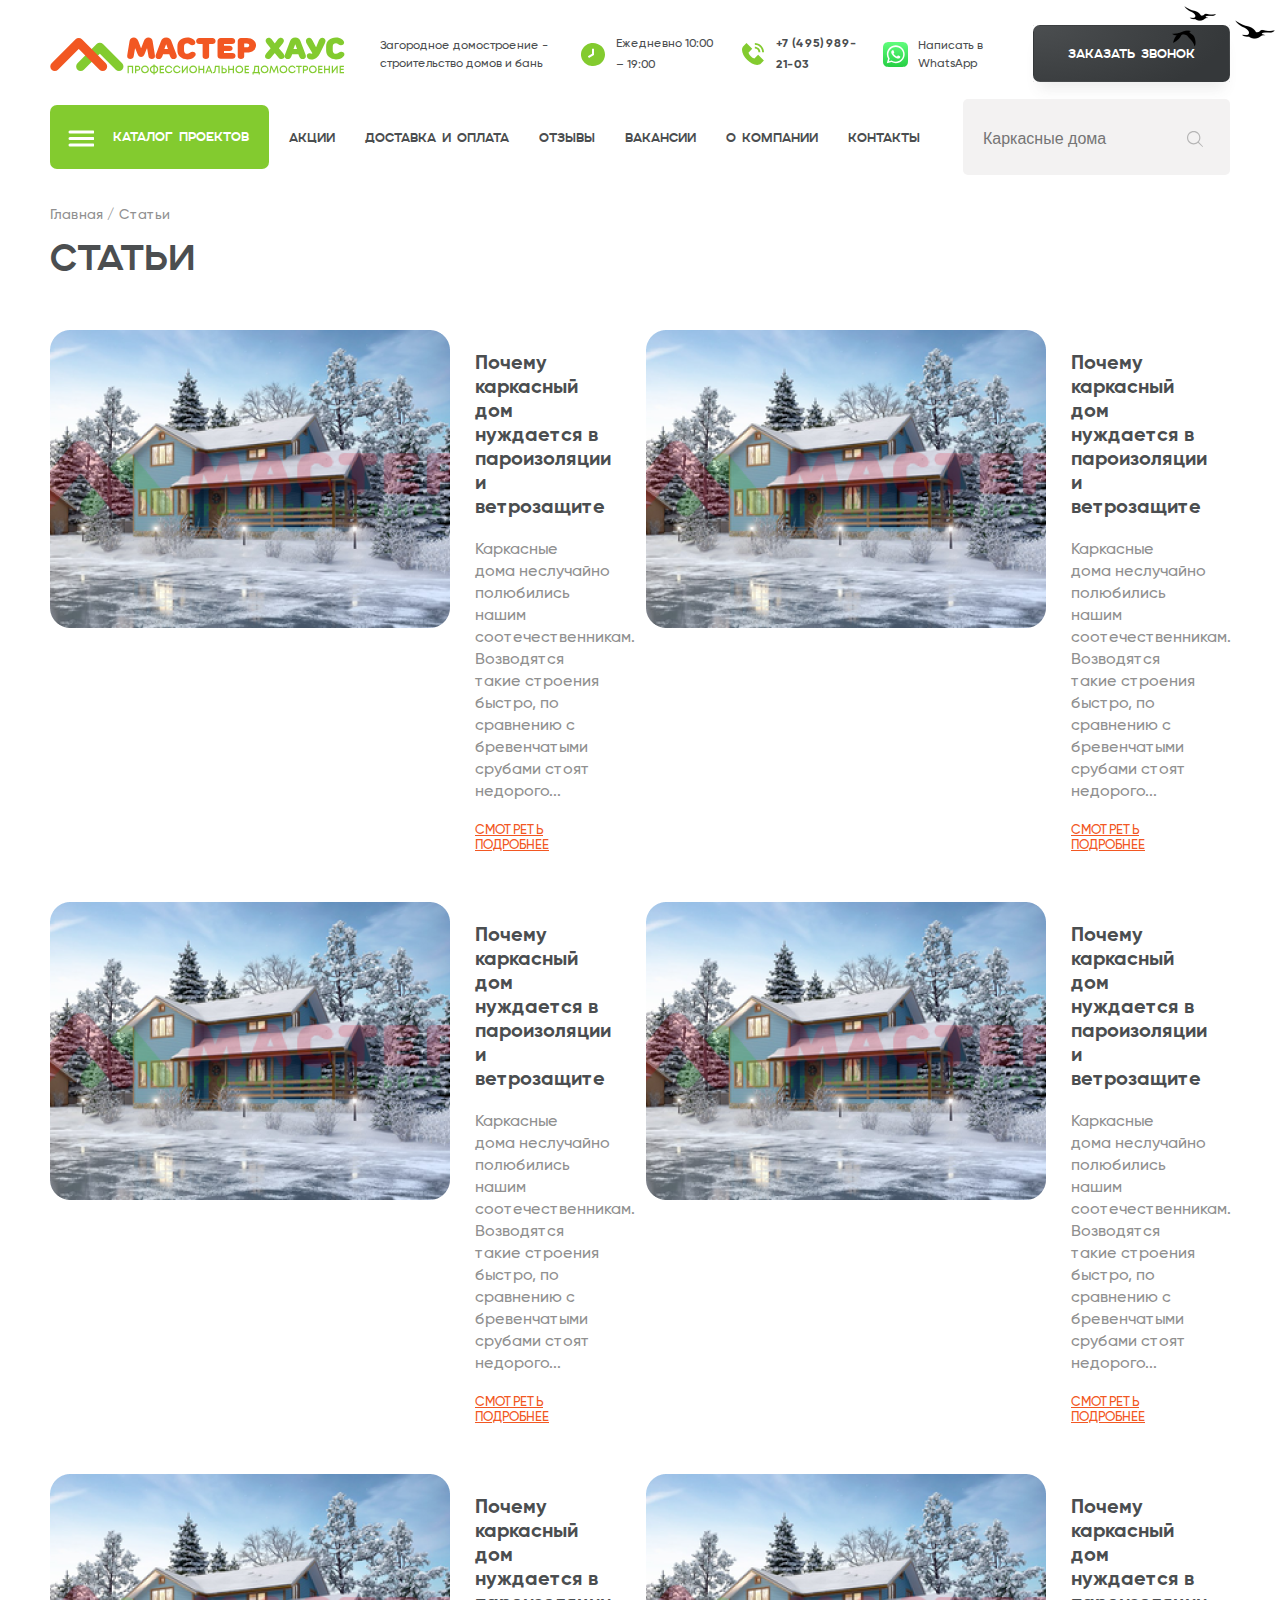
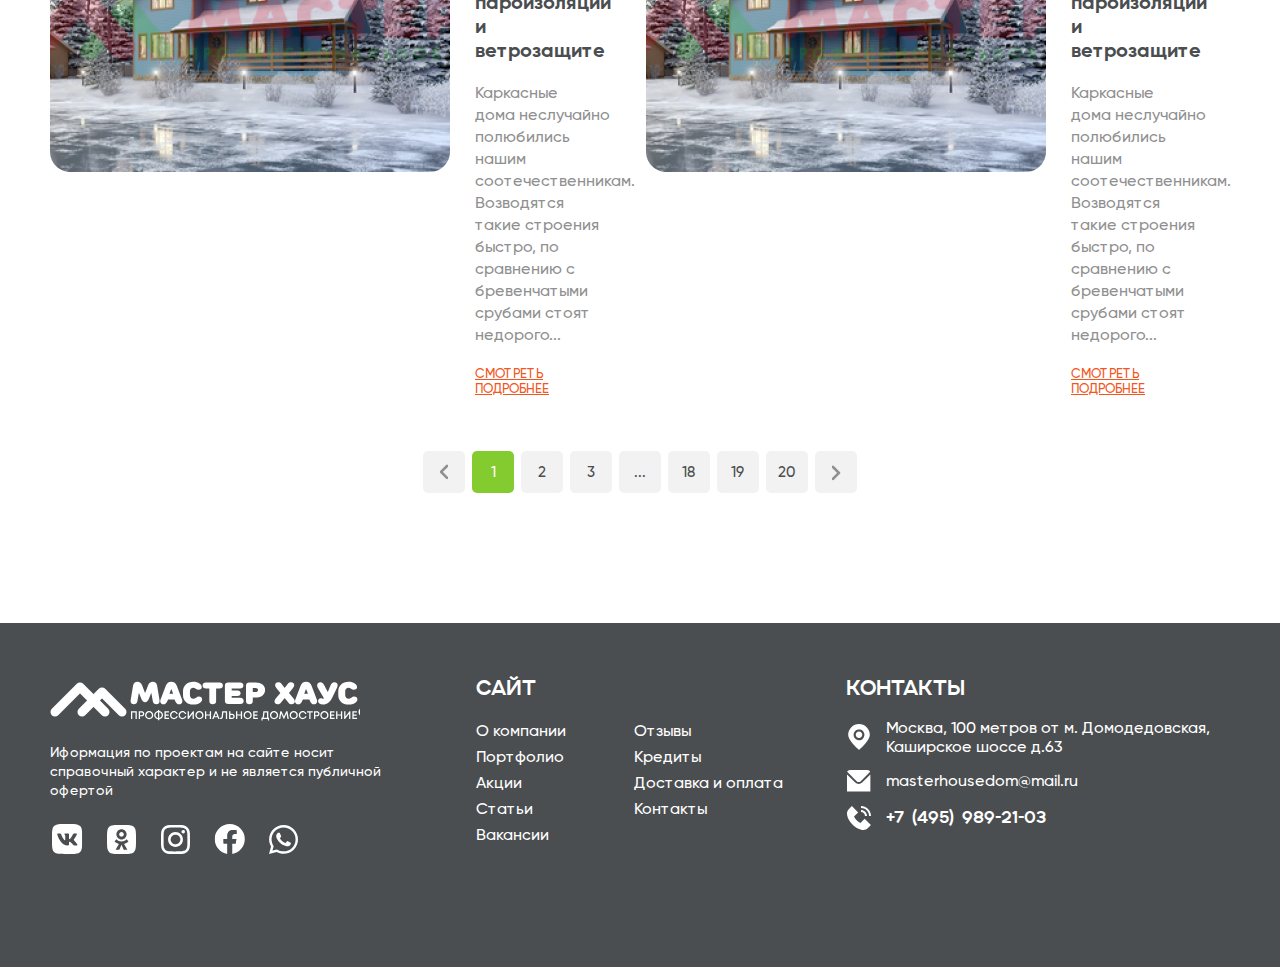
<file: blog.html>
<!DOCTYPE html>
<html lang="en">
<head>
    <meta charset="UTF-8">
    <meta name="viewport" content="width=device-width, initial-scale=1" />
    <title>Главная</title>
    <link rel="stylesheet" href="css/owl.carousel.min.css">
    <link rel="stylesheet" href="css/owl.theme.default.min.css">
    <link rel="stylesheet" href="css/style.css">
    <link rel="stylesheet" href="css/media.css">
</head>
<body>
<header>
    <div class="mobile-header dn">

        <a href="" class="header-logo"></a>
        <div class="df f-column a-center mobile-contact">
            <p>+7 (495) 989-21-03</p>
            <a href="">Заказать звонок</a>
        </div>
        <div class="mobile-header-right">
            <form action="" class="df pr a-center">
                <input type="text" class="search dn" placeholder="Каркасные дома">
                <button class="search-btn btn-clear"></button>
                <button class="dn close-search"></button>
            </form>
            <button class="btn-clear burger-btn"></button>
            <button class="btn-clear burger-btn-close dn"></button>
        </div>
    </div>
    <div class="header-content">
        <div class="navbar-top df j-spc-btw">
            <div class="navbar-left df a-center">
                <a href="" class="navbar-logo"></a>
                <p class="navbar-left-text">Загородное домостроение - строительство домов и бань</p>
            </div>

            <div class="navbar-right df">
                <p class="navbar-working-time">Ежедневно 10:00 – 19:00</p>
                <a class="navbar-tel" href="tel:+7 (495) 989-21-03">+7 (495) 989-21-03</a>
                <a class="navbar-whatsapp" href="">Написать в WhatsApp</a>
                <form action="" class="df">
                    <label for="" class="dn">Ваш номер телефона</label>
                    <input type="text" class="call-input dn">
                    <button class="btn-clear btn btn-gray btn-call">заказать звонок</button>
                </form>

            </div>

        </div>
        <nav class="df a-center j-spc-btw ">
            <ul class="header-menu df a-center">
                <li class="header-menu-item menu-catalog">
                    <a href="" class="header-menu-link">Каталог проектов</a>
                </li>
                <li class="header-menu-item menu-catalog">
                    <a href="" class="header-menu-link">Акции</a>
                </li>
                <li class="header-menu-item menu-catalog">
                    <a href="" class="header-menu-link">Доставка и оплата</a>
                </li>
                <li class="header-menu-item menu-catalog">
                    <a href="" class="header-menu-link">Отзывы</a>
                </li>
                <li class="header-menu-item menu-catalog">
                    <a href="" class="header-menu-link">Вакансии</a>
                </li>
                <li class="header-menu-item menu-catalog">
                    <a href="" class="header-menu-link">О компании</a>
                </li>
                <li class="header-menu-item menu-catalog">
                    <a href="" class="header-menu-link">Контакты</a>
                </li>

            </ul>

            <form action="" class="df pr a-center header-search-form">
                <input type="text" class="search" placeholder="Каркасные дома">
                <button class="search-btn btn-clear"></button>
            </form>

        </nav>
    </div>

</header>
<main>
    <section class="blog">
        <div class="content">
            <ul class="breadcrumbs df">
                <li class="breadcrumbs-item"><a href="">Главная /</a></li>
                <li  class="breadcrumbs-item">Статьи</li>
            </ul>

                <h4 class="section-title">статьи </h4>


            <div class="blog-posts df f-wrap   ">
              <div class="blog-post df">
                  <div class="post-left">
                      <img src="images/post.png" alt="">
                  </div>
                  <div class="post-right df f-column">
                      <h4 class="post-title">Почему каркасный дом нуждается в пароизоляции и ветрозащите</h4>
                      <p class="post-text">Каркасные дома неслучайно полюбились нашим соотечественникам. Возводятся такие строения быстро, по сравнению с бревенчатыми срубами стоят недорого...</p>
                      <a href="" class="post-link">Смотреть подробнее</a>
                  </div>
              </div>
                <div class="blog-post df">
                    <div class="post-left">
                        <img src="images/post.png" alt="">
                    </div>
                    <div class="post-right df f-column">
                        <h4 class="post-title">Почему каркасный дом нуждается в пароизоляции и ветрозащите</h4>
                        <p class="post-text">Каркасные дома неслучайно полюбились нашим соотечественникам. Возводятся такие строения быстро, по сравнению с бревенчатыми срубами стоят недорого...</p>
                        <a href="" class="post-link">Смотреть подробнее</a>
                    </div>
                </div>
                <div class="blog-post df">
                    <div class="post-left">
                        <img src="images/post.png" alt="">
                    </div>
                    <div class="post-right df f-column">
                        <h4 class="post-title">Почему каркасный дом нуждается в пароизоляции и ветрозащите</h4>
                        <p class="post-text">Каркасные дома неслучайно полюбились нашим соотечественникам. Возводятся такие строения быстро, по сравнению с бревенчатыми срубами стоят недорого...</p>
                        <a href="" class="post-link">Смотреть подробнее</a>
                    </div>
                </div>
                <div class="blog-post df">
                    <div class="post-left">
                        <img src="images/post.png" alt="">
                    </div>
                    <div class="post-right df f-column">
                        <h4 class="post-title">Почему каркасный дом нуждается в пароизоляции и ветрозащите</h4>
                        <p class="post-text">Каркасные дома неслучайно полюбились нашим соотечественникам. Возводятся такие строения быстро, по сравнению с бревенчатыми срубами стоят недорого...</p>
                        <a href="" class="post-link">Смотреть подробнее</a>
                    </div>
                </div>
                <div class="blog-post df">
                    <div class="post-left">
                        <img src="images/post.png" alt="">
                    </div>
                    <div class="post-right df f-column">
                        <h4 class="post-title">Почему каркасный дом нуждается в пароизоляции и ветрозащите</h4>
                        <p class="post-text">Каркасные дома неслучайно полюбились нашим соотечественникам. Возводятся такие строения быстро, по сравнению с бревенчатыми срубами стоят недорого...</p>
                        <a href="" class="post-link">Смотреть подробнее</a>
                    </div>
                </div>
                <div class="blog-post df">
                    <div class="post-left">
                        <img src="images/post.png" alt="">
                    </div>
                    <div class="post-right df f-column">
                        <h4 class="post-title">Почему каркасный дом нуждается в пароизоляции и ветрозащите</h4>
                        <p class="post-text">Каркасные дома неслучайно полюбились нашим соотечественникам. Возводятся такие строения быстро, по сравнению с бревенчатыми срубами стоят недорого...</p>
                        <a href="" class="post-link">Смотреть подробнее</a>
                    </div>
                </div>
            </div>
            <ul class="pagination df a-center j-center">
                <li class="pagination-item pagination-item-prev"><a href=""></a></li>
                <li class="pagination-item pagination-item-active "><a href="">1</a></li>
                <li class="pagination-item "><a href="">2</a></li>
                <li class="pagination-item "><a href="">3</a></li>
                <li class="pagination-item "><a href="">...</a></li>
                <li class="pagination-item "><a href="">18</a></li>
                <li class="pagination-item "><a href="">19</a></li>
                <li class="pagination-item "><a href="">20</a></li>
                <li class="pagination-item pagination-item-next"><a href=""></a></li>
            </ul>
        </div>
    </section>

</main>
<footer class="df j-spc-btw">
    <div class="footer-left df f-column">
        <a href="" class="footer-logo"></a>
        <p class="footer-text">Иформация по проектам на сайте носит справочный характер и не является публичной офертой</p>
        <ul class="footer-social df">
            <li class="social-item">
                <a href="" class="vk"></a>
            </li>
            <li class="social-item">
                <a href="" class="ok"></a>
            </li>
            <li class="social-item">
                <a href="" class="instagram"></a>
            </li>
            <li class="social-item">
                <a href="" class="fb"></a>
            </li>
            <li class="social-item">
                <a href="" class="whatsapp"></a>
            </li>
        </ul>
    </div>
    <div class="footer-mid">
        <h4 class="footer-title">сАЙТ</h4>
        <ul class="footer-menu df fw f-column">
            <li><a href="">О компании</a></li>
            <li><a href="">Портфолио</a></li>
            <li><a href="">Акции</a></li>
            <li><a href="">Статьи</a></li>
            <li><a href="">Вакансии</a></li>
            <li><a href="">Отзывы</a></li>
            <li><a href="">Кредиты</a></li>
            <li><a href="">Доставка и оплата</a></li>
            <li><a href="">Контакты</a></li>
        </ul>
    </div>
    <div class="footer-right">
        <h4 class="footer-title">кОНТАКТЫ</h4>
        <div class="contact-info df f-column">
            <p class="address">Москва, 100 метров от м. Домодедовская, Каширское шоссе д.63</p>
            <a href="mailto:masterhousedom@mail.ru" class="email">masterhousedom@mail.ru</a>
            <a href="tel:+7 (495) 989-21-03" class="tel">+7 (495) 989-21-03</a>
        </div>
    </div>

</footer>
<script src="js/jquery-3.7.1.min.js"></script>
<script src="js/owl.carousel.min.js"></script>
<script src="js/main.js"></script>
</body>
</html>
</file>
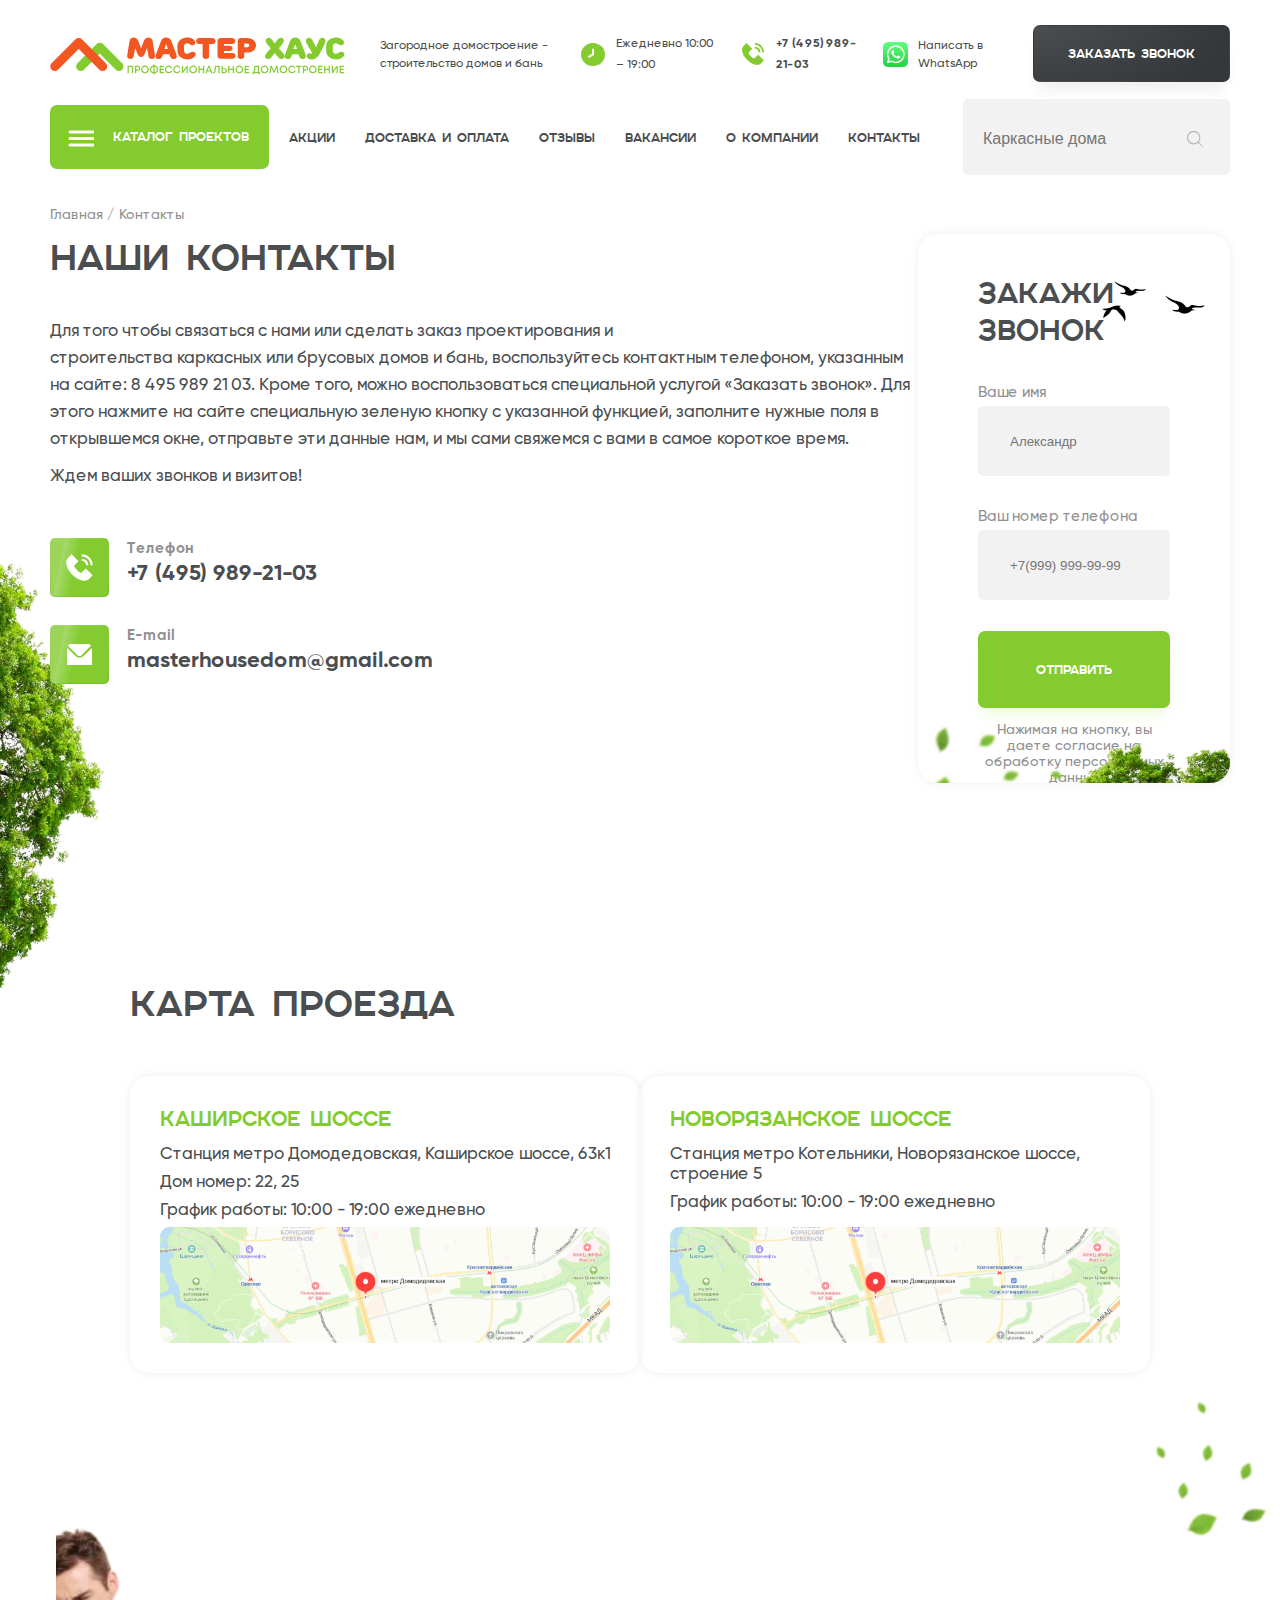
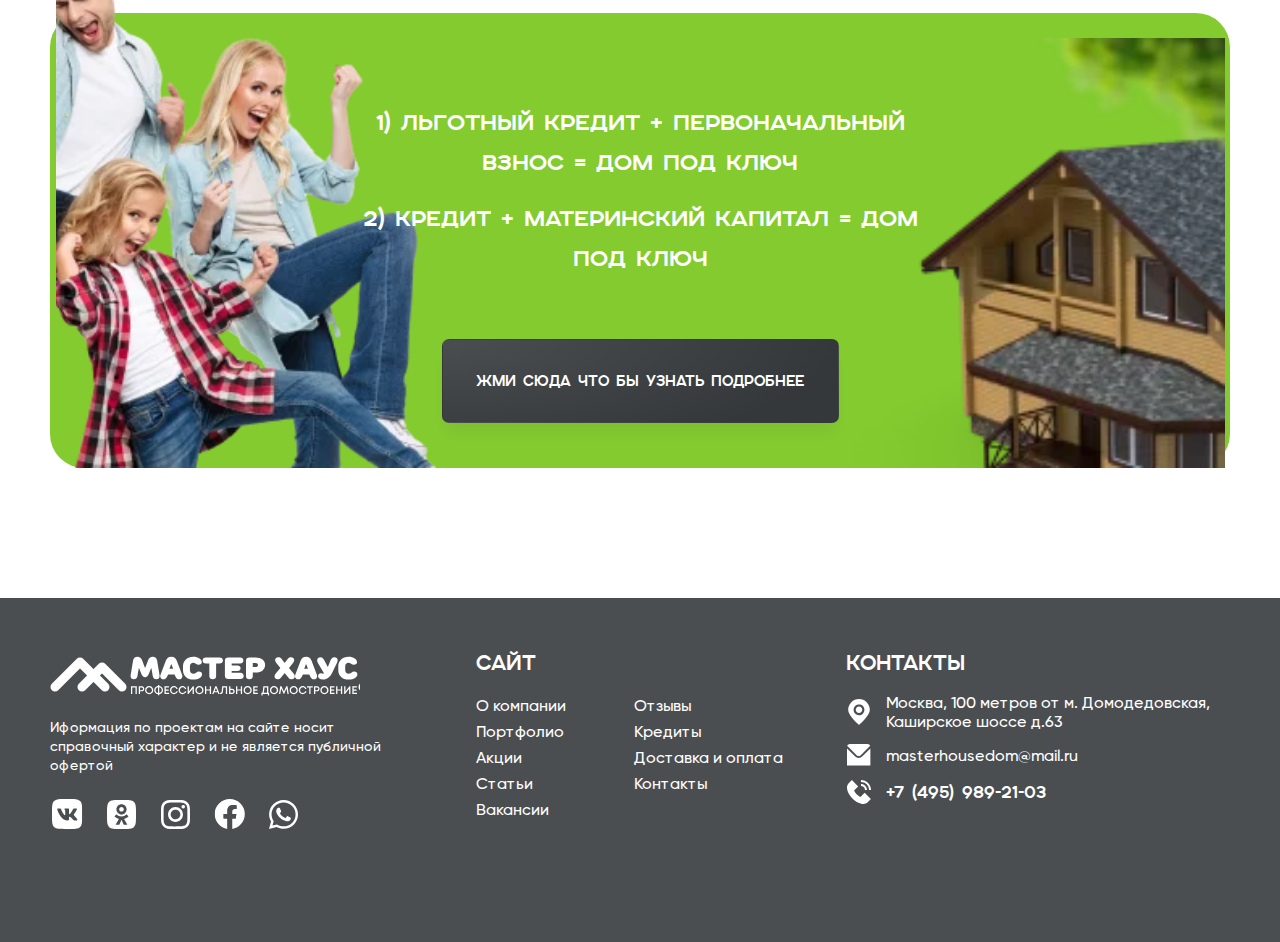
<file: contacts.html>
<!DOCTYPE html>
<html lang="en">
<head>
    <meta charset="UTF-8">
    <meta name="viewport" content="width=device-width, initial-scale=1" />
    <title>Главная</title>
    <link rel="stylesheet" href="css/owl.carousel.min.css">
    <link rel="stylesheet" href="css/owl.theme.default.min.css">
    <link rel="stylesheet" href="css/style.css">
    <link rel="stylesheet" href="css/media.css">
</head>
<body>
<header>
    <div class="mobile-header dn">

        <a href="" class="header-logo"></a>
        <div class="df f-column a-center mobile-contact">
            <p>+7 (495) 989-21-03</p>
            <a href="">Заказать звонок</a>
        </div>
        <div class="mobile-header-right">
            <form action="" class="df pr a-center">
                <input type="text" class="search dn" placeholder="Каркасные дома">
                <button class="search-btn btn-clear"></button>
                <button class="dn close-search"></button>
            </form>
            <button class="btn-clear burger-btn"></button>
            <button class="btn-clear burger-btn-close dn"></button>
        </div>
    </div>
    <div class="header-content">
        <div class="navbar-top df j-spc-btw">
            <div class="navbar-left df a-center">
                <a href="" class="navbar-logo"></a>
                <p class="navbar-left-text">Загородное домостроение - строительство домов и бань</p>
            </div>

            <div class="navbar-right df">
                <p class="navbar-working-time">Ежедневно 10:00 – 19:00</p>
                <a class="navbar-tel" href="tel:+7 (495) 989-21-03">+7 (495) 989-21-03</a>
                <a class="navbar-whatsapp" href="">Написать в WhatsApp</a>
                <form action="" class="df">
                    <label for="" class="dn">Ваш номер телефона</label>
                    <input type="text" class="call-input dn">
                    <button class="btn-clear btn btn-gray btn-call">заказать звонок</button>
                </form>

            </div>

        </div>
        <nav class="df a-center j-spc-btw ">
            <ul class="header-menu df a-center">
                <li class="header-menu-item menu-catalog">
                    <a href="" class="header-menu-link">Каталог проектов</a>
                </li>
                <li class="header-menu-item menu-catalog">
                    <a href="" class="header-menu-link">Акции</a>
                </li>
                <li class="header-menu-item menu-catalog">
                    <a href="" class="header-menu-link">Доставка и оплата</a>
                </li>
                <li class="header-menu-item menu-catalog">
                    <a href="" class="header-menu-link">Отзывы</a>
                </li>
                <li class="header-menu-item menu-catalog">
                    <a href="" class="header-menu-link">Вакансии</a>
                </li>
                <li class="header-menu-item menu-catalog">
                    <a href="" class="header-menu-link">О компании</a>
                </li>
                <li class="header-menu-item menu-catalog">
                    <a href="" class="header-menu-link">Контакты</a>
                </li>

            </ul>

            <form action="" class="df pr a-center header-search-form">
                <input type="text" class="search" placeholder="Каркасные дома">
                <button class="search-btn btn-clear"></button>
            </form>

        </nav>
    </div>

</header>
<main>
    <section class="contacts">
        <div class="content">
            <ul class="breadcrumbs df">
                <li class="breadcrumbs-item"><a href="">Главная /</a></li>
                <li  class="breadcrumbs-item">Контакты</li>
            </ul>
            <div class="contacts-info df j-spc-btw">
                <div class="contact-left">
                    <h2 class="section-title">Наши контакты</h2>
                    <p>Для того чтобы связаться с нами или сделать заказ проектирования и строительства каркасных или брусовых домов и бань, воспользуйтесь контактным телефоном, указанным на сайте: 8 495 989 21 03. Кроме того, можно воспользоваться специальной услугой «Заказать звонок». Для этого нажмите на сайте специальную зеленую кнопку с указанной функцией, заполните нужные поля в открывшемся окне, отправьте эти данные нам, и мы сами свяжемся с вами в самое короткое время.</p>
                    <p>Ждем ваших звонков и визитов!</p>
                    <div class="contacts-tel df f-column j-center">
                        <p>Телефон</p>
                        <p>+7 (495) 989-21-03</p>
                    </div>
                    <div class="contacts-email df f-column j-center">
                        <p>E-mail</p>
                        <p>masterhousedom@gmail.com</p>
                    </div>
                </div>
                <div class="contact-right">
                    <form action="" class="df f-column contacts-form">
                        <h4 class="contact-form-title">Закажи звонок</h4>
                        <div class="form-item df f-column">
                            <label for="name">Ваше имя</label>
                            <input type="text" id="name" placeholder="Александр">
                        </div>
                        <div class="form-item df f-column">
                            <label for="phone">Ваш номер телефона</label>
                            <input type="tel" id="phone" placeholder="+7(999) 999-99-99">
                        </div>
                        <div class="form-item df f-column">
                            <button type="submit" class="btn btn-clear btn-green">Отправить</button>
                            <p>Нажимая на кнопку, вы даете согласие на обработку персональных данных</p>
                        </div>
                    </form>
                </div>
            </div>
        </div>
    </section>
    <section class="contacts-map">
        <div class="content">
            <h2 class="section-title">Карта проезда</h2>
            <div class="maps df j-spc-btw">
                <div class="map-left df f-column">
                    <h4>Каширское шоссе</h4>
                    <p>Станция метро Домодедовская, Каширское шоссе, 63к1</p>
                    <p class="map-bold">Дом номер: 22, 25</p>
                    <p>График работы: 10:00 - 19:00 ежедневно</p>
                    <img src="images/metro.png" alt="metro">
                </div>
                <div class="map-right df f-column">
                    <h4>Новорязанское шоссе</h4>
                    <p class="map-bold">Станция метро Котельники, Новорязанское шоссе, строение 5</p>
                    <p>График работы: 10:00 - 19:00 ежедневно</p>
                    <img src="images/metro.png" alt="metro">

                </div>
            </div>
        </div>
    </section>
    <section class="credit-section">
        <div class="credit">
            <div class="credit-info">
                1) льготный кредит + первоначальный взнос
                = дом под ключ
            </div>
            <div class="credit-info">
                2) кредит + материнский капитал = дом под ключ
            </div>
            <a href="" class="btn btn-clear btn-gray">жми сюда что бы узнать подробнее</a>
        </div>
    </section>


</main>
<footer class="df j-spc-btw">
    <div class="footer-left df f-column">
        <a href="" class="footer-logo"></a>
        <p class="footer-text">Иформация по проектам на сайте носит справочный характер и не является публичной офертой</p>
        <ul class="footer-social df">
            <li class="social-item">
                <a href="" class="vk"></a>
            </li>
            <li class="social-item">
                <a href="" class="ok"></a>
            </li>
            <li class="social-item">
                <a href="" class="instagram"></a>
            </li>
            <li class="social-item">
                <a href="" class="fb"></a>
            </li>
            <li class="social-item">
                <a href="" class="whatsapp"></a>
            </li>
        </ul>
    </div>
    <div class="footer-mid">
        <h4 class="footer-title">сАЙТ</h4>
        <ul class="footer-menu df fw f-column">
            <li><a href="">О компании</a></li>
            <li><a href="">Портфолио</a></li>
            <li><a href="">Акции</a></li>
            <li><a href="">Статьи</a></li>
            <li><a href="">Вакансии</a></li>
            <li><a href="">Отзывы</a></li>
            <li><a href="">Кредиты</a></li>
            <li><a href="">Доставка и оплата</a></li>
            <li><a href="">Контакты</a></li>
        </ul>
    </div>
    <div class="footer-right">
        <h4 class="footer-title">кОНТАКТЫ</h4>
        <div class="contact-info df f-column">
            <p class="address">Москва, 100 метров от м. Домодедовская, Каширское шоссе д.63</p>
            <a href="mailto:masterhousedom@mail.ru" class="email">masterhousedom@mail.ru</a>
            <a href="tel:+7 (495) 989-21-03" class="tel">+7 (495) 989-21-03</a>
        </div>
    </div>

</footer>
<script src="js/jquery-3.7.1.min.js"></script>
<script src="js/owl.carousel.min.js"></script>
<script src="js/main.js"></script>
</body>
</html>
</file>
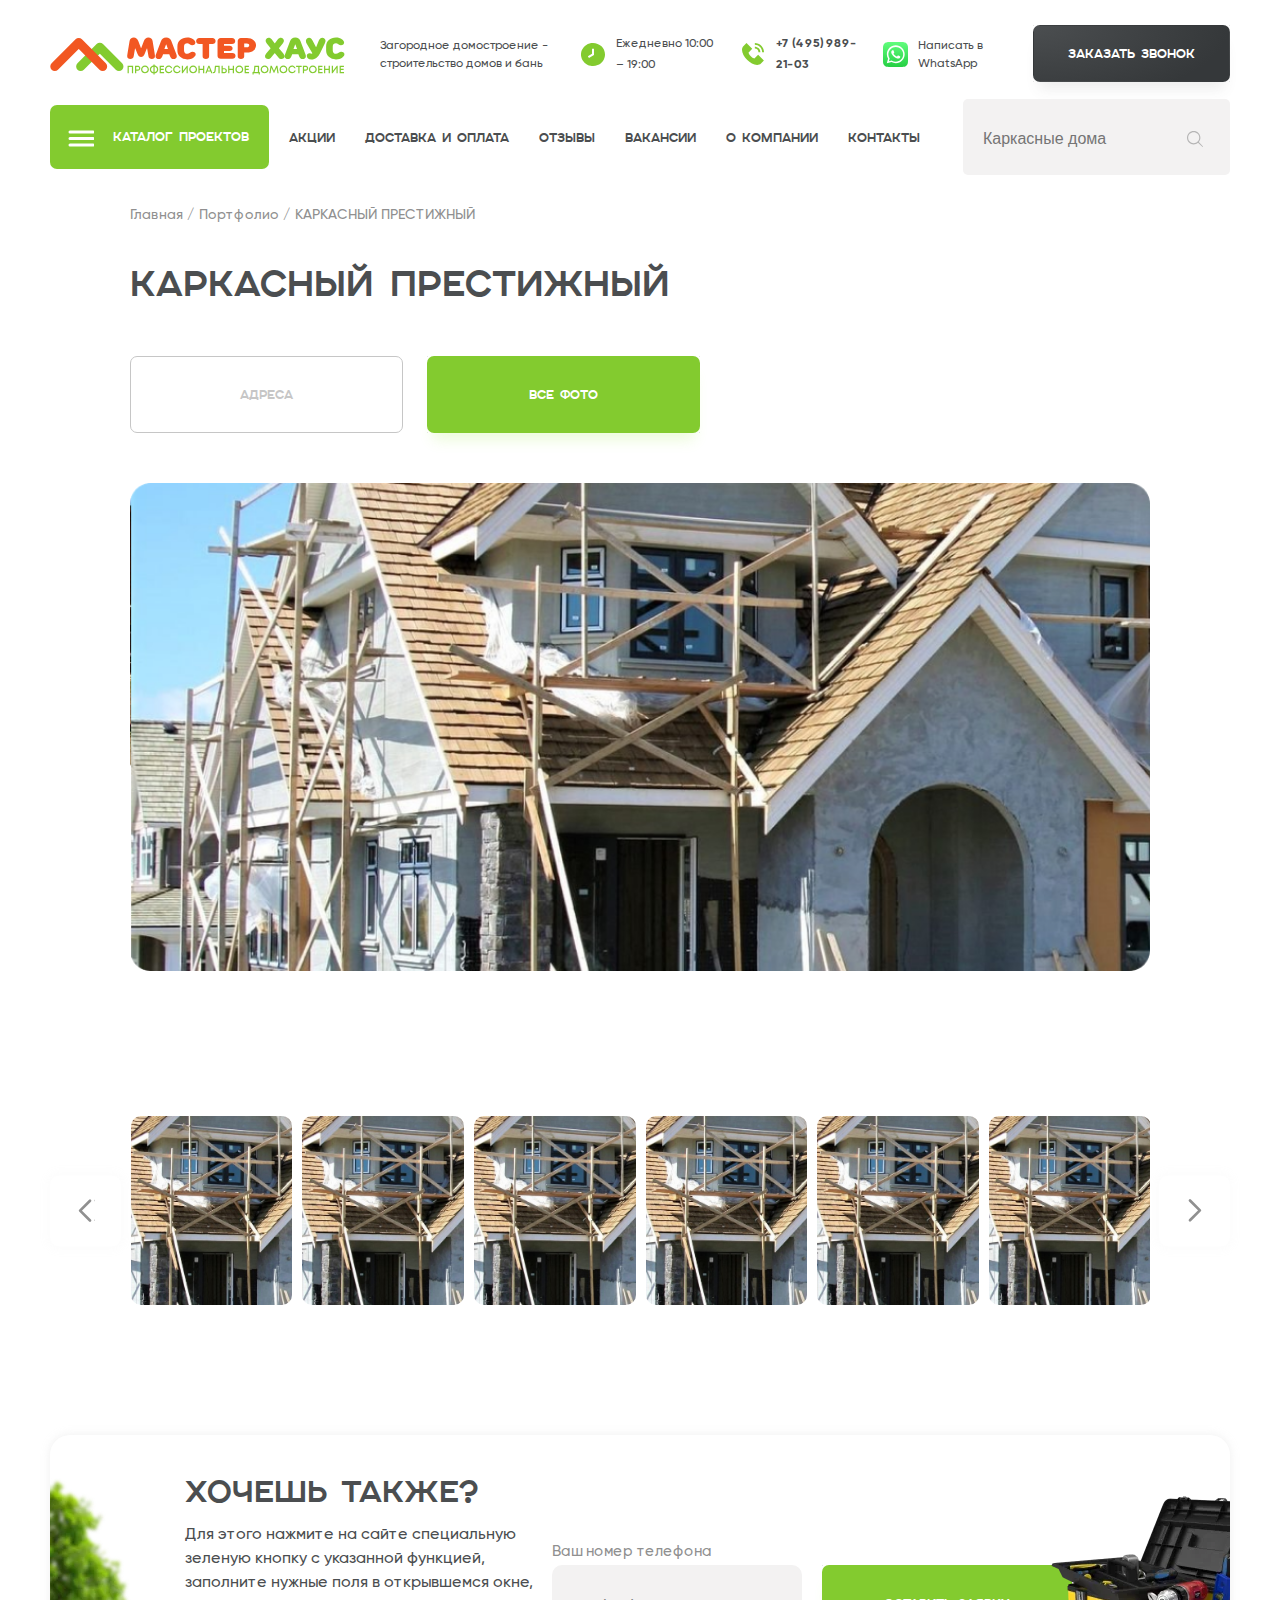
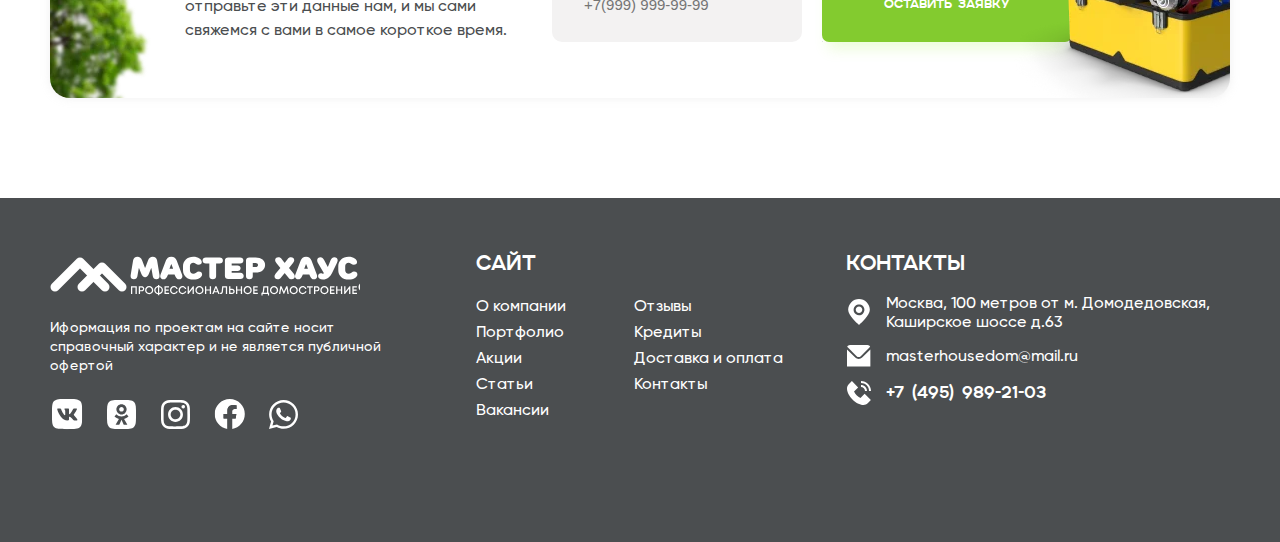
<file: portfolio-view-photo.html>
<!DOCTYPE html>
<html lang="en">
<head>
    <meta charset="UTF-8">
    <meta name="viewport" content="width=device-width, initial-scale=1" />
    <title>Главная</title>
    <link rel="stylesheet" href="css/owl.carousel.min.css">
    <link rel="stylesheet" href="css/owl.theme.default.min.css">
    <link rel="stylesheet" href="css/style.css">
    <link rel="stylesheet" href="css/media.css">
</head>
<body>
<header>
    <div class="mobile-header dn">

        <a href="" class="header-logo"></a>
        <div class="df f-column a-center mobile-contact">
            <p>+7 (495) 989-21-03</p>
            <a href="">Заказать звонок</a>
        </div>
        <div class="mobile-header-right">
            <form action="" class="df pr a-center">
                <input type="text" class="search dn" placeholder="Каркасные дома">
                <button class="search-btn btn-clear"></button>
                <button class="dn close-search"></button>
            </form>
            <button class="btn-clear burger-btn"></button>
            <button class="btn-clear burger-btn-close dn"></button>
        </div>
    </div>
    <div class="header-content">
        <div class="navbar-top df j-spc-btw">
            <div class="navbar-left df a-center">
                <a href="" class="navbar-logo"></a>
                <p class="navbar-left-text">Загородное домостроение - строительство домов и бань</p>
            </div>

            <div class="navbar-right df">
                <p class="navbar-working-time">Ежедневно 10:00 – 19:00</p>
                <a class="navbar-tel" href="tel:+7 (495) 989-21-03">+7 (495) 989-21-03</a>
                <a class="navbar-whatsapp" href="">Написать в WhatsApp</a>
                <form action="" class="df">
                    <label for="" class="dn">Ваш номер телефона</label>
                    <input type="text" class="call-input dn">
                    <button class="btn-clear btn btn-gray btn-call">заказать звонок</button>
                </form>

            </div>

        </div>
        <nav class="df a-center j-spc-btw ">
            <ul class="header-menu df a-center">
                <li class="header-menu-item menu-catalog">
                    <a href="" class="header-menu-link">Каталог проектов</a>
                </li>
                <li class="header-menu-item menu-catalog">
                    <a href="" class="header-menu-link">Акции</a>
                </li>
                <li class="header-menu-item menu-catalog">
                    <a href="" class="header-menu-link">Доставка и оплата</a>
                </li>
                <li class="header-menu-item menu-catalog">
                    <a href="" class="header-menu-link">Отзывы</a>
                </li>
                <li class="header-menu-item menu-catalog">
                    <a href="" class="header-menu-link">Вакансии</a>
                </li>
                <li class="header-menu-item menu-catalog">
                    <a href="" class="header-menu-link">О компании</a>
                </li>
                <li class="header-menu-item menu-catalog">
                    <a href="" class="header-menu-link">Контакты</a>
                </li>

            </ul>

            <form action="" class="df pr a-center header-search-form">
                <input type="text" class="search" placeholder="Каркасные дома">
                <button class="search-btn btn-clear"></button>
            </form>

        </nav>
    </div>

</header>
<main>
    <section class="portfolio">
        <div class="content">
            <ul class="breadcrumbs df">
                <li class="breadcrumbs-item"><a href="">Главная /</a></li>
                <li class="breadcrumbs-item"><a href="">Портфолио /</a></li>
                <li  class="breadcrumbs-item">KАРКАСНЫЙ ПРЕСТИЖНЫЙ</li>
            </ul>
            <div class="portfolio-view">
                <h4 class="section-title">кАРКАСНЫЙ ПРЕСТИЖНЫЙ</h4>
                <div class="portfolio-view-tab df">
                    <a href="" class="btn btn-clear btn-gray-outline  df a-center j-center">Адреса</a>
                    <a href="" class="btn btn-clear btn-green  df a-center j-center">Все фото</a>
                </div>
               
              <div class="portfolio-view-item">
                  <div class="single-portfolio  ">
                      <div id="sync1" class="slider owl-carousel">
                          <div class="item">
                              <img src="images/portfolio-view.png" alt="img">

                          </div>
                          <div class="item">
                              <img src="images/portfolio-view.png" alt="img">

                          </div>
                          <div class="item">
                              <img src="images/portfolio-view.png" alt="img">

                          </div>
                          <div class="item">
                              <img src="images/portfolio-view.png" alt="img">

                          </div>
                          <div class="item">
                              <img src="images/portfolio-view.png" alt="img">

                          </div>
                          <div class="item">
                              <img src="images/portfolio-view.png" alt="img">

                          </div>
                          <div class="item">
                              <img src="images/portfolio-view.png" alt="img">

                          </div>
                      </div>
                      <div id="sync2" class="navigation-thumbs owl-carousel">
                          <div class="item">
                              <img src="images/portfolio-view.png" alt="img">

                          </div>
                          <div class="item">
                              <img src="images/portfolio-view.png" alt="img">

                          </div>
                          <div class="item">
                              <img src="images/portfolio-view.png" alt="img">

                          </div>
                          <div class="item">
                              <img src="images/portfolio-view.png" alt="img">

                          </div>
                          <div class="item">
                              <img src="images/portfolio-view.png" alt="img">

                          </div>
                          <div class="item">
                              <img src="images/portfolio-view.png" alt="img">
                          </div>
                          <div class="item">
                              <img src="images/portfolio-view.png" alt="img">
                          </div>

                      </div>
                  </div>
              </div>
                

            </div>
        </div>
    </section>
    <section class="why-us ">
        <div class="content">

            <div class="leave-request leave-request-portfolio df">
                <div class="request-left">
                    <h4 class="request-title">Хочешь также?</h4>
                    <p class="request-text">Для этого нажмите на сайте специальную зеленую кнопку с указанной функцией, заполните нужные поля в открывшемся окне, отправьте эти данные нам, и мы сами свяжемся с вами в самое короткое время.</p>
                </div>
                <div class="request-right">
                    <form action="" class="df request-form">
                        <div class="df f-column">
                            <label for="tel">Ваш номер телефона</label>
                            <input type="tel" placeholder="+7(999) 999-99-99" id="tel" name="tel">
                        </div>
                        <div class="df f-column">
                            <button class="btn btn-clear btn-green ">Оставить заявку</button>
                        </div>
                    </form>
                </div>
            </div>
        </div>
    </section>

</main>
<footer class="df j-spc-btw">
    <div class="footer-left df f-column">
        <a href="" class="footer-logo"></a>
        <p class="footer-text">Иформация по проектам на сайте носит справочный характер и не является публичной офертой</p>
        <ul class="footer-social df">
            <li class="social-item">
                <a href="" class="vk"></a>
            </li>
            <li class="social-item">
                <a href="" class="ok"></a>
            </li>
            <li class="social-item">
                <a href="" class="instagram"></a>
            </li>
            <li class="social-item">
                <a href="" class="fb"></a>
            </li>
            <li class="social-item">
                <a href="" class="whatsapp"></a>
            </li>
        </ul>
    </div>
    <div class="footer-mid">
        <h4 class="footer-title">сАЙТ</h4>
        <ul class="footer-menu df fw f-column">
            <li><a href="">О компании</a></li>
            <li><a href="">Портфолио</a></li>
            <li><a href="">Акции</a></li>
            <li><a href="">Статьи</a></li>
            <li><a href="">Вакансии</a></li>
            <li><a href="">Отзывы</a></li>
            <li><a href="">Кредиты</a></li>
            <li><a href="">Доставка и оплата</a></li>
            <li><a href="">Контакты</a></li>
        </ul>
    </div>
    <div class="footer-right">
        <h4 class="footer-title">кОНТАКТЫ</h4>
        <div class="contact-info df f-column">
            <p class="address">Москва, 100 метров от м. Домодедовская, Каширское шоссе д.63</p>
            <a href="mailto:masterhousedom@mail.ru" class="email">masterhousedom@mail.ru</a>
            <a href="tel:+7 (495) 989-21-03" class="tel">+7 (495) 989-21-03</a>
        </div>
    </div>

</footer>
<script src="js/jquery-3.7.1.min.js"></script>
<script src="js/owl.carousel.min.js"></script>
<script src="js/main.js"></script>
<script src="js/portfolio.js"></script>
</body>
</html>
</file>
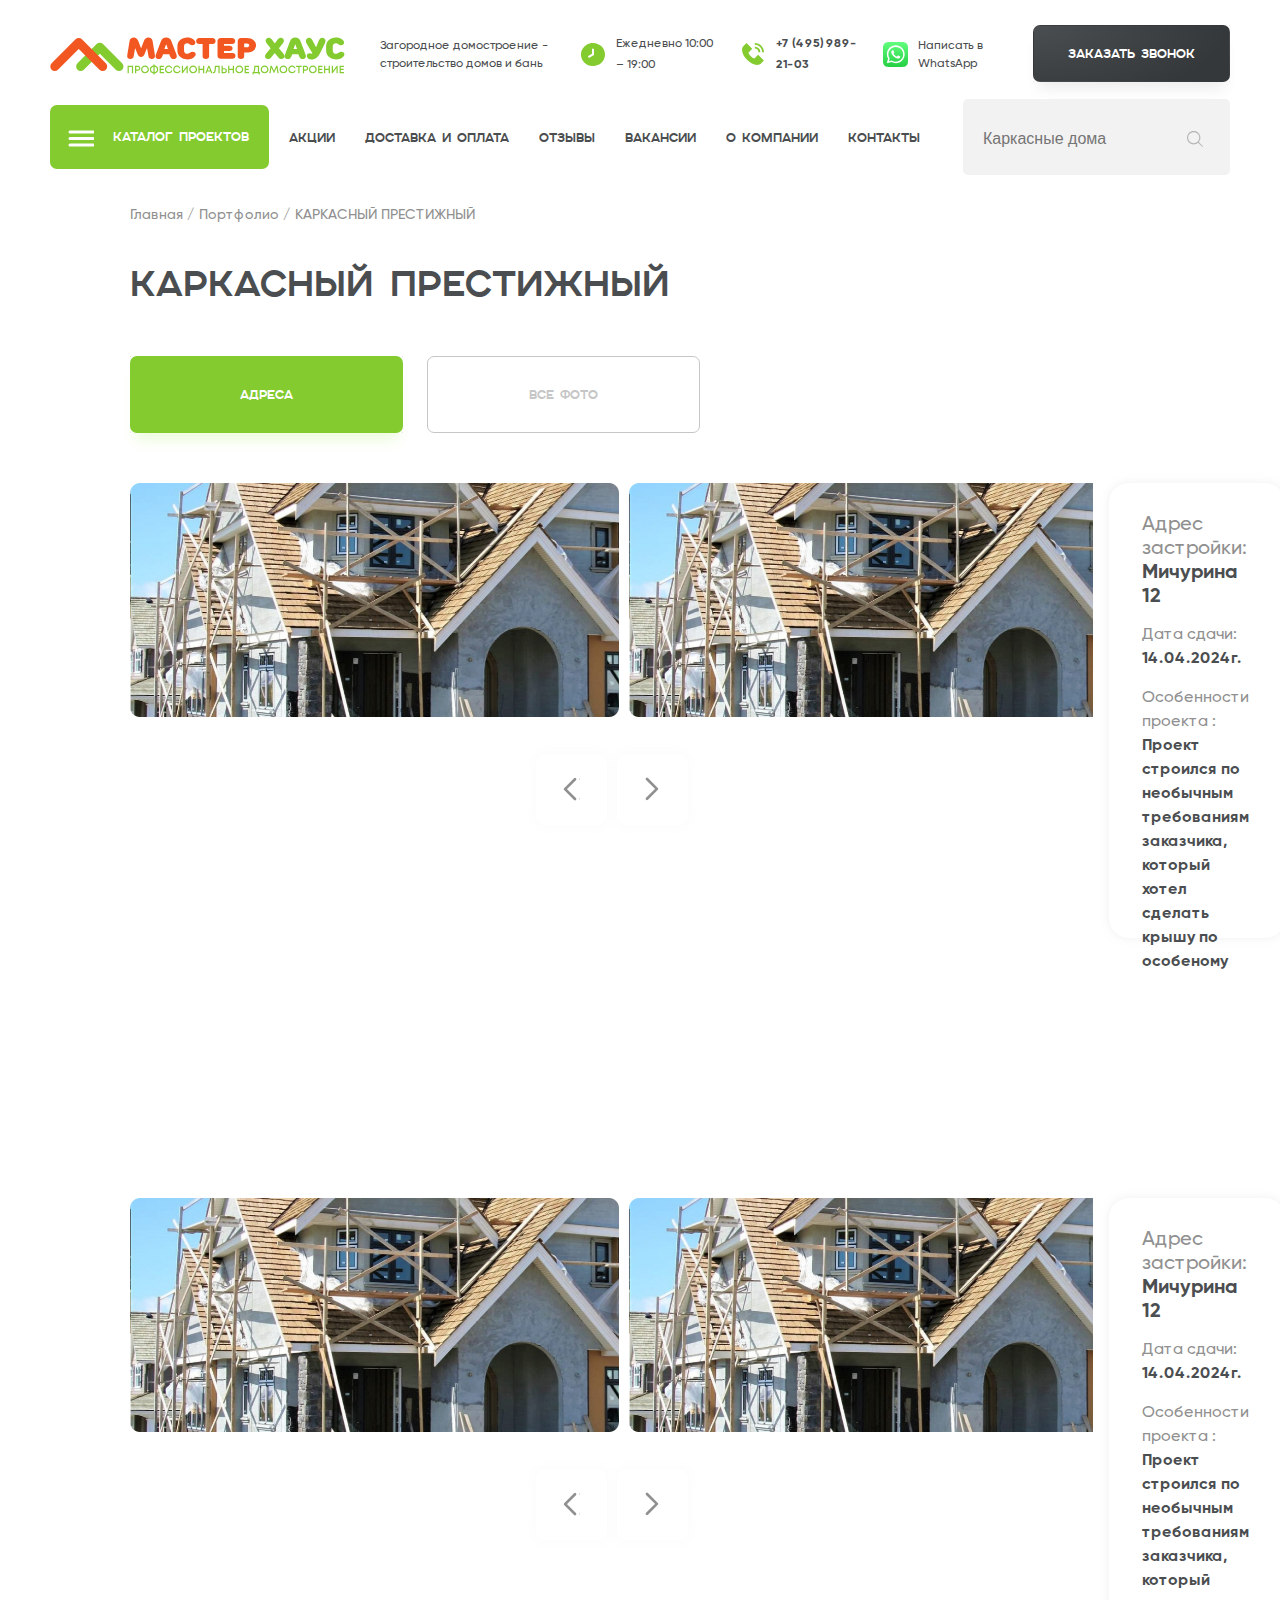
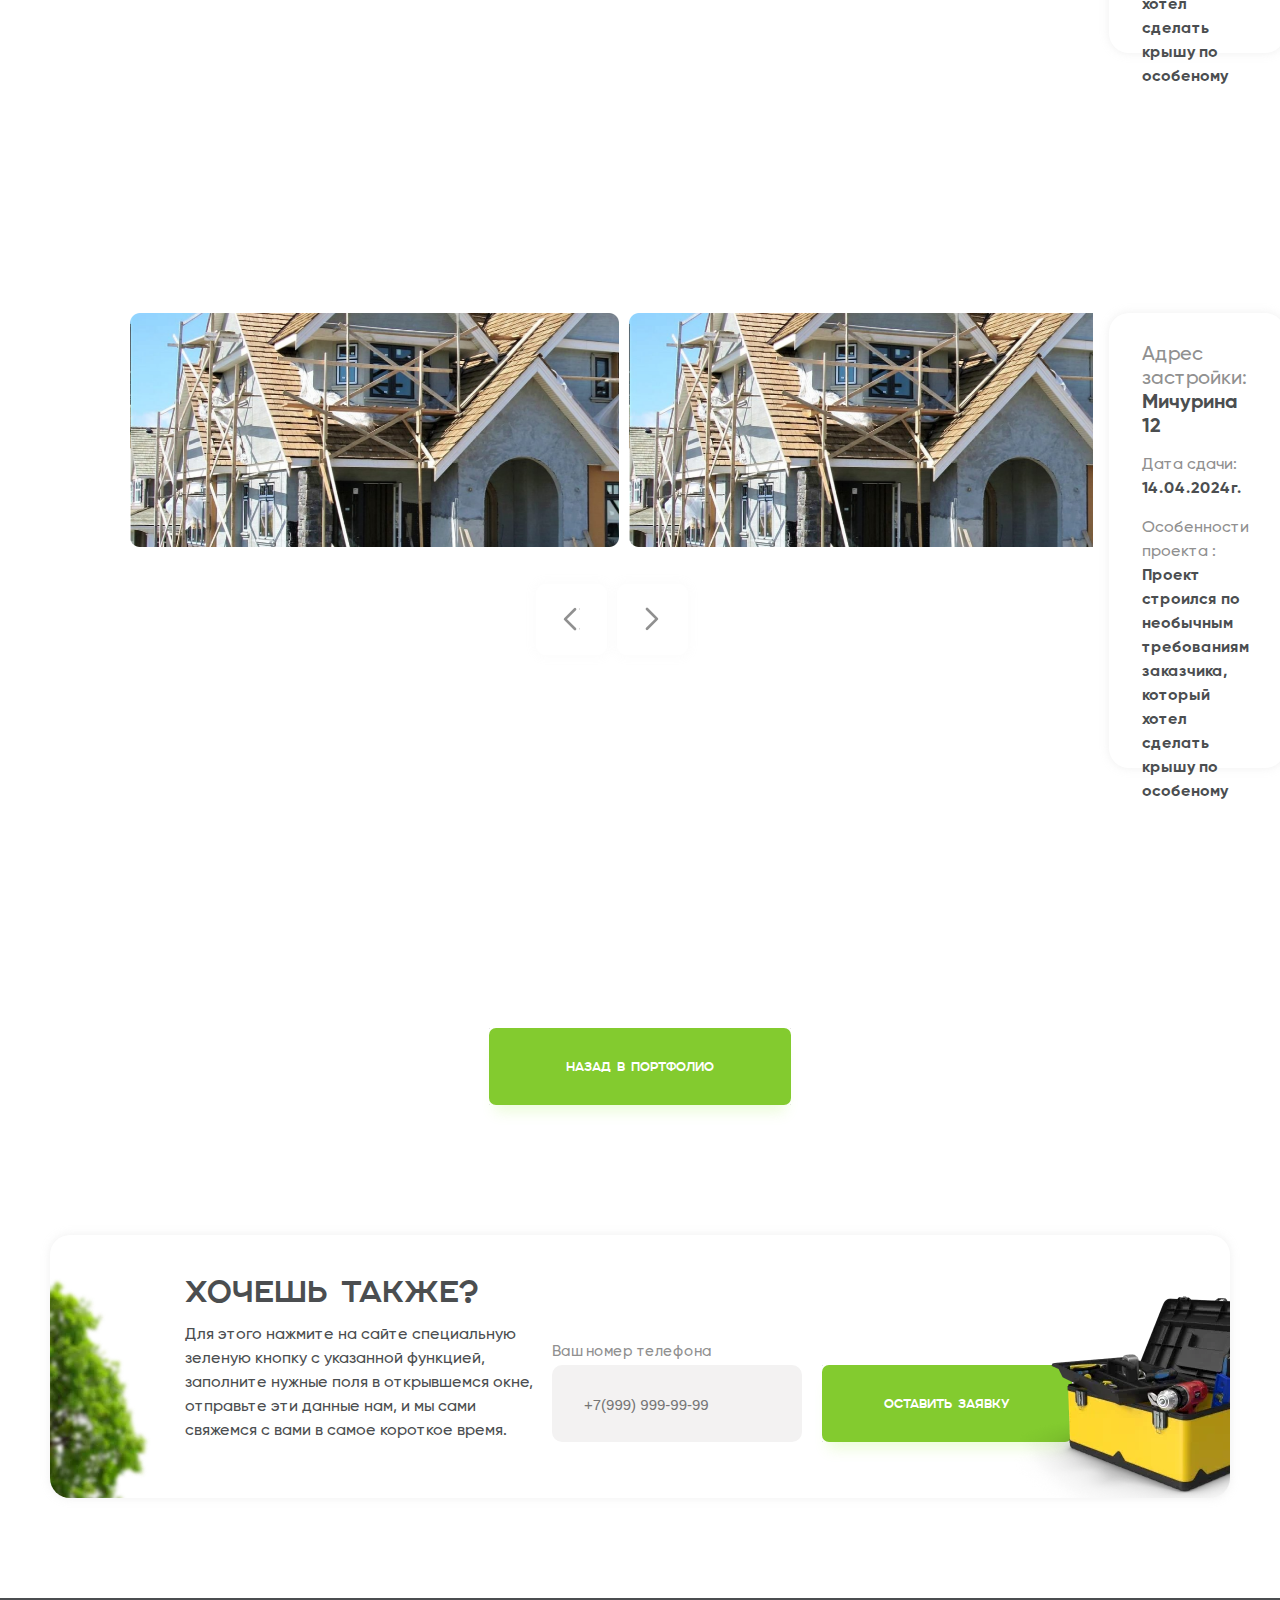
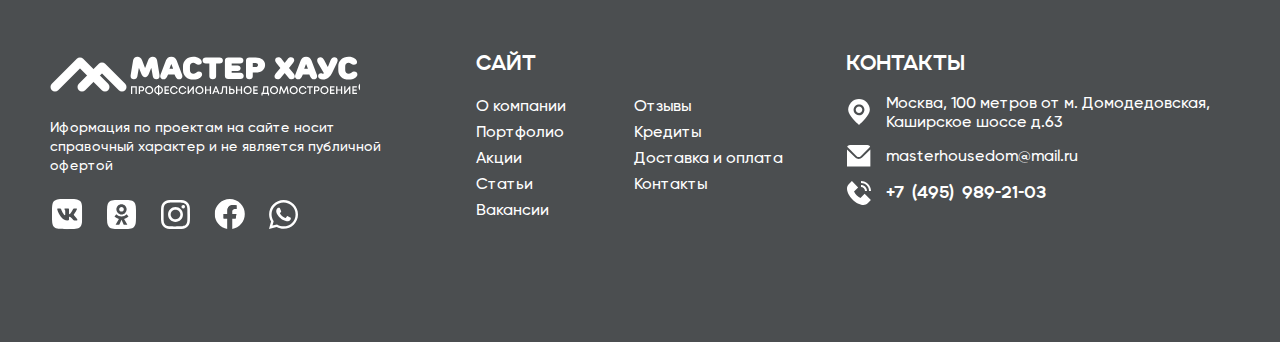
<file: portfolio-view.html>
<!DOCTYPE html>
<html lang="en">
<head>
    <meta charset="UTF-8">
    <meta name="viewport" content="width=device-width, initial-scale=1" />
    <title>Главная</title>
    <link rel="stylesheet" href="css/owl.carousel.min.css">
    <link rel="stylesheet" href="css/owl.theme.default.min.css">
    <link rel="stylesheet" href="css/style.css">
    <link rel="stylesheet" href="css/media.css">
</head>
<body>
<header>
    <div class="mobile-header dn">

        <a href="" class="header-logo"></a>
        <div class="df f-column a-center mobile-contact">
            <p>+7 (495) 989-21-03</p>
            <a href="">Заказать звонок</a>
        </div>
        <div class="mobile-header-right">
            <form action="" class="df pr a-center">
                <input type="text" class="search dn" placeholder="Каркасные дома">
                <button class="search-btn btn-clear"></button>
                <button class="dn close-search"></button>
            </form>
            <button class="btn-clear burger-btn"></button>
            <button class="btn-clear burger-btn-close dn"></button>
        </div>
    </div>
    <div class="header-content">
        <div class="navbar-top df j-spc-btw">
            <div class="navbar-left df a-center">
                <a href="" class="navbar-logo"></a>
                <p class="navbar-left-text">Загородное домостроение - строительство домов и бань</p>
            </div>

            <div class="navbar-right df">
                <p class="navbar-working-time">Ежедневно 10:00 – 19:00</p>
                <a class="navbar-tel" href="tel:+7 (495) 989-21-03">+7 (495) 989-21-03</a>
                <a class="navbar-whatsapp" href="">Написать в WhatsApp</a>
                <form action="" class="df">
                    <label for="" class="dn">Ваш номер телефона</label>
                    <input type="text" class="call-input dn">
                    <button class="btn-clear btn btn-gray btn-call">заказать звонок</button>
                </form>

            </div>

        </div>
        <nav class="df a-center j-spc-btw ">
            <ul class="header-menu df a-center">
                <li class="header-menu-item menu-catalog">
                    <a href="" class="header-menu-link">Каталог проектов</a>
                </li>
                <li class="header-menu-item menu-catalog">
                    <a href="" class="header-menu-link">Акции</a>
                </li>
                <li class="header-menu-item menu-catalog">
                    <a href="" class="header-menu-link">Доставка и оплата</a>
                </li>
                <li class="header-menu-item menu-catalog">
                    <a href="" class="header-menu-link">Отзывы</a>
                </li>
                <li class="header-menu-item menu-catalog">
                    <a href="" class="header-menu-link">Вакансии</a>
                </li>
                <li class="header-menu-item menu-catalog">
                    <a href="" class="header-menu-link">О компании</a>
                </li>
                <li class="header-menu-item menu-catalog">
                    <a href="" class="header-menu-link">Контакты</a>
                </li>

            </ul>

            <form action="" class="df pr a-center header-search-form">
                <input type="text" class="search" placeholder="Каркасные дома">
                <button class="search-btn btn-clear"></button>
            </form>

        </nav>
    </div>

</header>
<main>
    <section class="portfolio">
        <div class="content">
            <ul class="breadcrumbs df">
                <li class="breadcrumbs-item"><a href="">Главная /</a></li>
                <li class="breadcrumbs-item"><a href="">Портфолио /</a></li>
                <li  class="breadcrumbs-item">KАРКАСНЫЙ ПРЕСТИЖНЫЙ</li>
            </ul>
            <div class="portfolio-view">
                <h4 class="section-title">кАРКАСНЫЙ ПРЕСТИЖНЫЙ</h4>
                <div class="portfolio-view-tab df">
                    <a href="" class="btn btn-clear btn-green df a-center j-center">Адреса</a>
                    <a href="" class="btn btn-clear btn-gray-outline df a-center j-center">Все фото</a>
                </div>
               
                    <div class="portfolio-view-item df">
                        <div class="portfolio-view-photos owl-carousel owl-theme">
                                <img   src="images/portfolio-view.png" alt="view">

                                <img  src="images/portfolio-view.png" alt="view">

                                <img  src="images/portfolio-view.png" alt="view">

                                <img  src="images/portfolio-view.png" alt="view">

                        </div>
                        <div class="portfolio-text">
                            <p>Адрес застройки: <span>Мичурина 12</span></p>
                            <p>Дата сдачи: <span>14.04.2024г.</span></p>
                            <p>Особенности проекта : <span>Проект строился по необычным требованиям заказчика, который хотел сделать крышу по особеному</span></p>
                        </div>
                    </div>
                <div class="portfolio-view-item df">
                    <div class="portfolio-view-photos owl-carousel owl-theme">
                        <img   src="images/portfolio-view.png" alt="view">

                        <img  src="images/portfolio-view.png" alt="view">

                        <img  src="images/portfolio-view.png" alt="view">

                        <img  src="images/portfolio-view.png" alt="view">

                    </div>
                    <div class="portfolio-text">
                        <p>Адрес застройки: <span>Мичурина 12</span></p>
                        <p>Дата сдачи: <span>14.04.2024г.</span></p>
                        <p>Особенности проекта : <span>Проект строился по необычным требованиям заказчика, который хотел сделать крышу по особеному</span></p>
                    </div>
                </div>
                <div class="portfolio-view-item df">
                    <div class="portfolio-view-photos owl-carousel owl-theme">
                        <img   src="images/portfolio-view.png" alt="view">

                        <img  src="images/portfolio-view.png" alt="view">

                        <img  src="images/portfolio-view.png" alt="view">

                        <img  src="images/portfolio-view.png" alt="view">

                    </div>
                    <div class="portfolio-text">
                        <p>Адрес застройки: <span>Мичурина 12</span></p>
                        <p>Дата сдачи: <span>14.04.2024г.</span></p>
                        <p>Особенности проекта : <span>Проект строился по необычным требованиям заказчика, который хотел сделать крышу по особеному</span></p>
                    </div>
                </div>

                <div class="df a-center j-center">

                    <a href="" class="btn btn-clear btn-green df a-center j-center btn-back">Назад в портфолио</a>
                </div>

            </div>
        </div>
    </section>
    <section class="why-us">
        <div class="content">

            <div class="leave-request leave-request-portfolio df">
                <div class="request-left">
                    <h4 class="request-title">Хочешь также?</h4>
                    <p class="request-text">Для этого нажмите на сайте специальную зеленую кнопку с указанной функцией, заполните нужные поля в открывшемся окне, отправьте эти данные нам, и мы сами свяжемся с вами в самое короткое время.</p>
                </div>
                <div class="request-right">
                    <form action="" class="df request-form">
                        <div class="df f-column">
                            <label for="tel">Ваш номер телефона</label>
                            <input type="tel" placeholder="+7(999) 999-99-99" id="tel" name="tel">
                        </div>
                        <div class="df f-column">
                            <button class="btn btn-clear btn-green ">Оставить заявку</button>
                        </div>
                    </form>
                </div>
            </div>
        </div>
    </section>

</main>
<footer class="df j-spc-btw">
    <div class="footer-left df f-column">
        <a href="" class="footer-logo"></a>
        <p class="footer-text">Иформация по проектам на сайте носит справочный характер и не является публичной офертой</p>
        <ul class="footer-social df">
            <li class="social-item">
                <a href="" class="vk"></a>
            </li>
            <li class="social-item">
                <a href="" class="ok"></a>
            </li>
            <li class="social-item">
                <a href="" class="instagram"></a>
            </li>
            <li class="social-item">
                <a href="" class="fb"></a>
            </li>
            <li class="social-item">
                <a href="" class="whatsapp"></a>
            </li>
        </ul>
    </div>
    <div class="footer-mid">
        <h4 class="footer-title">сАЙТ</h4>
        <ul class="footer-menu df fw f-column">
            <li><a href="">О компании</a></li>
            <li><a href="">Портфолио</a></li>
            <li><a href="">Акции</a></li>
            <li><a href="">Статьи</a></li>
            <li><a href="">Вакансии</a></li>
            <li><a href="">Отзывы</a></li>
            <li><a href="">Кредиты</a></li>
            <li><a href="">Доставка и оплата</a></li>
            <li><a href="">Контакты</a></li>
        </ul>
    </div>
    <div class="footer-right">
        <h4 class="footer-title">кОНТАКТЫ</h4>
        <div class="contact-info df f-column">
            <p class="address">Москва, 100 метров от м. Домодедовская, Каширское шоссе д.63</p>
            <a href="mailto:masterhousedom@mail.ru" class="email">masterhousedom@mail.ru</a>
            <a href="tel:+7 (495) 989-21-03" class="tel">+7 (495) 989-21-03</a>
        </div>
    </div>

</footer>
<script src="js/jquery-3.7.1.min.js"></script>
<script src="js/owl.carousel.min.js"></script>
<script src="js/main.js"></script>
</body>
</html>
</file>
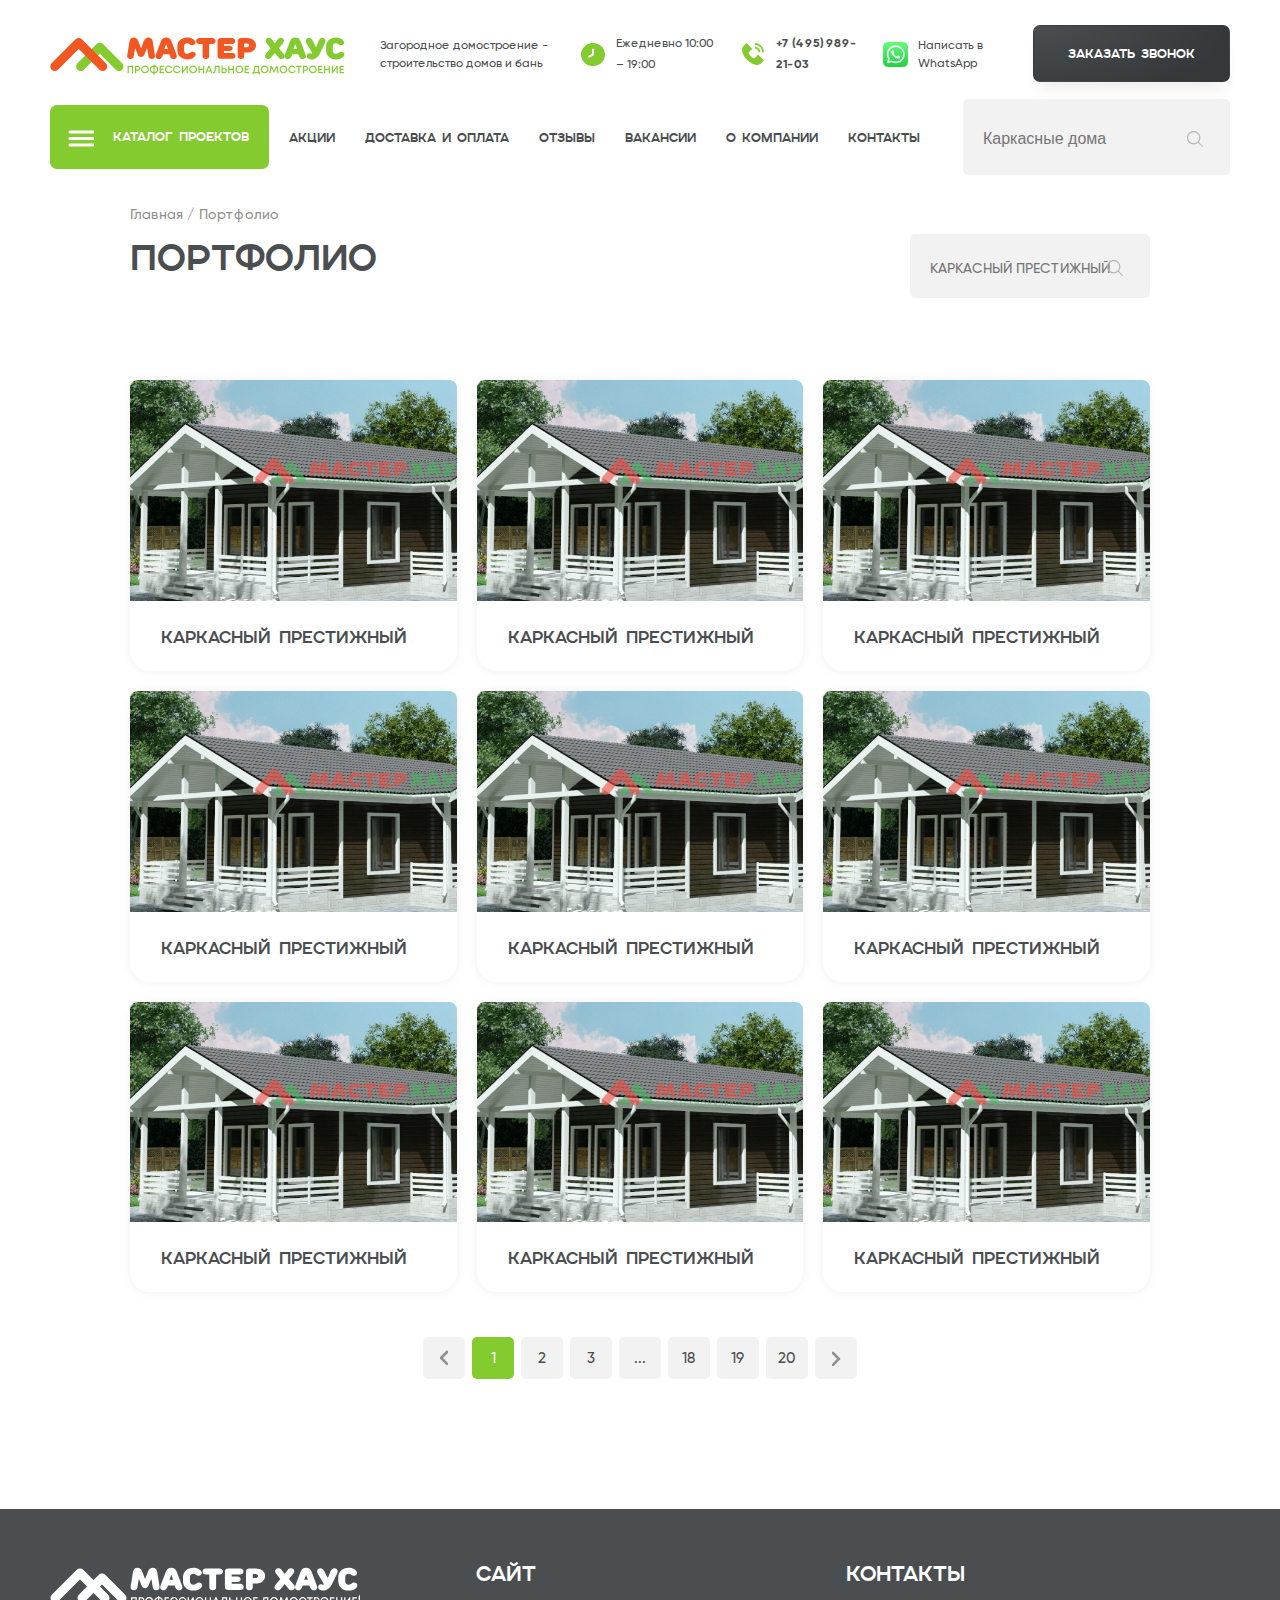
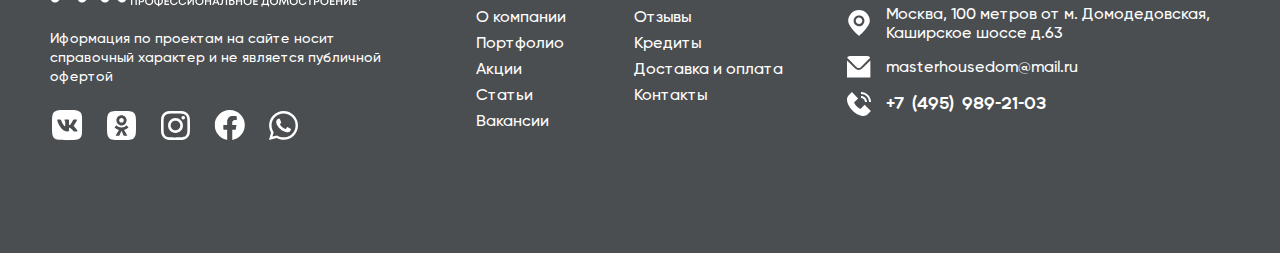
<file: portfolio.html>
<!DOCTYPE html>
<html lang="en">
<head>
  <meta charset="UTF-8">
  <meta name="viewport" content="width=device-width, initial-scale=1" />
  <title>Главная</title>
  <link rel="stylesheet" href="css/owl.carousel.min.css">
  <link rel="stylesheet" href="css/owl.theme.default.min.css">
  <link rel="stylesheet" href="css/style.css">
  <link rel="stylesheet" href="css/media.css">
</head>
<body>
<header>
  <div class="mobile-header dn">

    <a href="" class="header-logo"></a>
    <div class="df f-column a-center mobile-contact">
      <p>+7 (495) 989-21-03</p>
      <a href="">Заказать звонок</a>
    </div>
    <div class="mobile-header-right">
      <form action="" class="df pr a-center">
        <input type="text" class="search dn" placeholder="Каркасные дома">
        <button class="search-btn btn-clear"></button>
        <button class="dn close-search"></button>
      </form>
      <button class="btn-clear burger-btn"></button>
      <button class="btn-clear burger-btn-close dn"></button>
    </div>
  </div>
  <div class="header-content">
    <div class="navbar-top df j-spc-btw">
      <div class="navbar-left df a-center">
        <a href="" class="navbar-logo"></a>
        <p class="navbar-left-text">Загородное домостроение - строительство домов и бань</p>
      </div>

      <div class="navbar-right df">
        <p class="navbar-working-time">Ежедневно 10:00 – 19:00</p>
        <a class="navbar-tel" href="tel:+7 (495) 989-21-03">+7 (495) 989-21-03</a>
        <a class="navbar-whatsapp" href="">Написать в WhatsApp</a>
        <form action="" class="df">
          <label for="" class="dn">Ваш номер телефона</label>
          <input type="text" class="call-input dn">
          <button class="btn-clear btn btn-gray btn-call">заказать звонок</button>
        </form>

      </div>

    </div>
    <nav class="df a-center j-spc-btw ">
      <ul class="header-menu df a-center">
        <li class="header-menu-item menu-catalog">
          <a href="" class="header-menu-link">Каталог проектов</a>
        </li>
        <li class="header-menu-item menu-catalog">
          <a href="" class="header-menu-link">Акции</a>
        </li>
        <li class="header-menu-item menu-catalog">
          <a href="" class="header-menu-link">Доставка и оплата</a>
        </li>
        <li class="header-menu-item menu-catalog">
          <a href="" class="header-menu-link">Отзывы</a>
        </li>
        <li class="header-menu-item menu-catalog">
          <a href="" class="header-menu-link">Вакансии</a>
        </li>
        <li class="header-menu-item menu-catalog">
          <a href="" class="header-menu-link">О компании</a>
        </li>
        <li class="header-menu-item menu-catalog">
          <a href="" class="header-menu-link">Контакты</a>
        </li>

      </ul>

      <form action="" class="df pr a-center header-search-form">
        <input type="text" class="search" placeholder="Каркасные дома">
        <button class="search-btn btn-clear"></button>
      </form>

    </nav>
  </div>

</header>
<main>
  <section class="portfolio">
    <div class="content">
      <ul class="breadcrumbs df">
        <li class="breadcrumbs-item"><a href="">Главная /</a></li>
        <li  class="breadcrumbs-item">Портфолио</li>
      </ul>
      <div class="portfolio-head df j-spc-btw">
        <h4 class="section-title">Портфолио </h4>
        <form action="" class="portfolio-search pr df a-center">
          <input type="text" placeholder="кАРКАСНЫЙ ПРЕСТИЖНЫЙ">
          <button class="btn-clear search-btn"></button>
        </form>
      </div>
      <div class="portfolio-list df f-wrap">
        <a class="portfolio-item">
          <img src="images/portfolio.png" alt="portfolio">
          <h4>кАРКАСНЫЙ ПРЕСТИЖНЫЙ</h4>
        </a>
        <a class="portfolio-item">
          <img src="images/portfolio.png" alt="portfolio">
          <h4>кАРКАСНЫЙ ПРЕСТИЖНЫЙ</h4>
        </a>
        <a class="portfolio-item">
          <img src="images/portfolio.png" alt="portfolio">
          <h4>кАРКАСНЫЙ ПРЕСТИЖНЫЙ</h4>
        </a>
        <a class="portfolio-item">
          <img src="images/portfolio.png" alt="portfolio">
          <h4>кАРКАСНЫЙ ПРЕСТИЖНЫЙ</h4>
        </a>
        <a class="portfolio-item">
          <img src="images/portfolio.png" alt="portfolio">
          <h4>кАРКАСНЫЙ ПРЕСТИЖНЫЙ</h4>
        </a>
        <a class="portfolio-item">
          <img src="images/portfolio.png" alt="portfolio">
          <h4>кАРКАСНЫЙ ПРЕСТИЖНЫЙ</h4>
        </a>
        <a class="portfolio-item">
          <img src="images/portfolio.png" alt="portfolio">
          <h4>кАРКАСНЫЙ ПРЕСТИЖНЫЙ</h4>
        </a>
        <a class="portfolio-item">
          <img src="images/portfolio.png" alt="portfolio">
          <h4>кАРКАСНЫЙ ПРЕСТИЖНЫЙ</h4>
        </a>
        <a class="portfolio-item">
          <img src="images/portfolio.png" alt="portfolio">
          <h4>кАРКАСНЫЙ ПРЕСТИЖНЫЙ</h4>
        </a>
      </div>
      <ul class="pagination df a-center j-center">
        <li class="pagination-item pagination-item-prev"><a href=""></a></li>
        <li class="pagination-item pagination-item-active "><a href="">1</a></li>
        <li class="pagination-item "><a href="">2</a></li>
        <li class="pagination-item "><a href="">3</a></li>
        <li class="pagination-item "><a href="">...</a></li>
        <li class="pagination-item "><a href="">18</a></li>
        <li class="pagination-item "><a href="">19</a></li>
        <li class="pagination-item "><a href="">20</a></li>
        <li class="pagination-item pagination-item-next"><a href=""></a></li>
      </ul>
    </div>
  </section>

</main>
<footer class="df j-spc-btw">
  <div class="footer-left df f-column">
    <a href="" class="footer-logo"></a>
    <p class="footer-text">Иформация по проектам на сайте носит справочный характер и не является публичной офертой</p>
    <ul class="footer-social df">
      <li class="social-item">
        <a href="" class="vk"></a>
      </li>
      <li class="social-item">
        <a href="" class="ok"></a>
      </li>
      <li class="social-item">
        <a href="" class="instagram"></a>
      </li>
      <li class="social-item">
        <a href="" class="fb"></a>
      </li>
      <li class="social-item">
        <a href="" class="whatsapp"></a>
      </li>
    </ul>
  </div>
  <div class="footer-mid">
    <h4 class="footer-title">сАЙТ</h4>
    <ul class="footer-menu df fw f-column">
      <li><a href="">О компании</a></li>
      <li><a href="">Портфолио</a></li>
      <li><a href="">Акции</a></li>
      <li><a href="">Статьи</a></li>
      <li><a href="">Вакансии</a></li>
      <li><a href="">Отзывы</a></li>
      <li><a href="">Кредиты</a></li>
      <li><a href="">Доставка и оплата</a></li>
      <li><a href="">Контакты</a></li>
    </ul>
  </div>
  <div class="footer-right">
    <h4 class="footer-title">кОНТАКТЫ</h4>
    <div class="contact-info df f-column">
      <p class="address">Москва, 100 метров от м. Домодедовская, Каширское шоссе д.63</p>
      <a href="mailto:masterhousedom@mail.ru" class="email">masterhousedom@mail.ru</a>
      <a href="tel:+7 (495) 989-21-03" class="tel">+7 (495) 989-21-03</a>
    </div>
  </div>

</footer>
<script src="js/jquery-3.7.1.min.js"></script>
<script src="js/owl.carousel.min.js"></script>
<script src="js/main.js"></script>
</body>
</html>
</file>
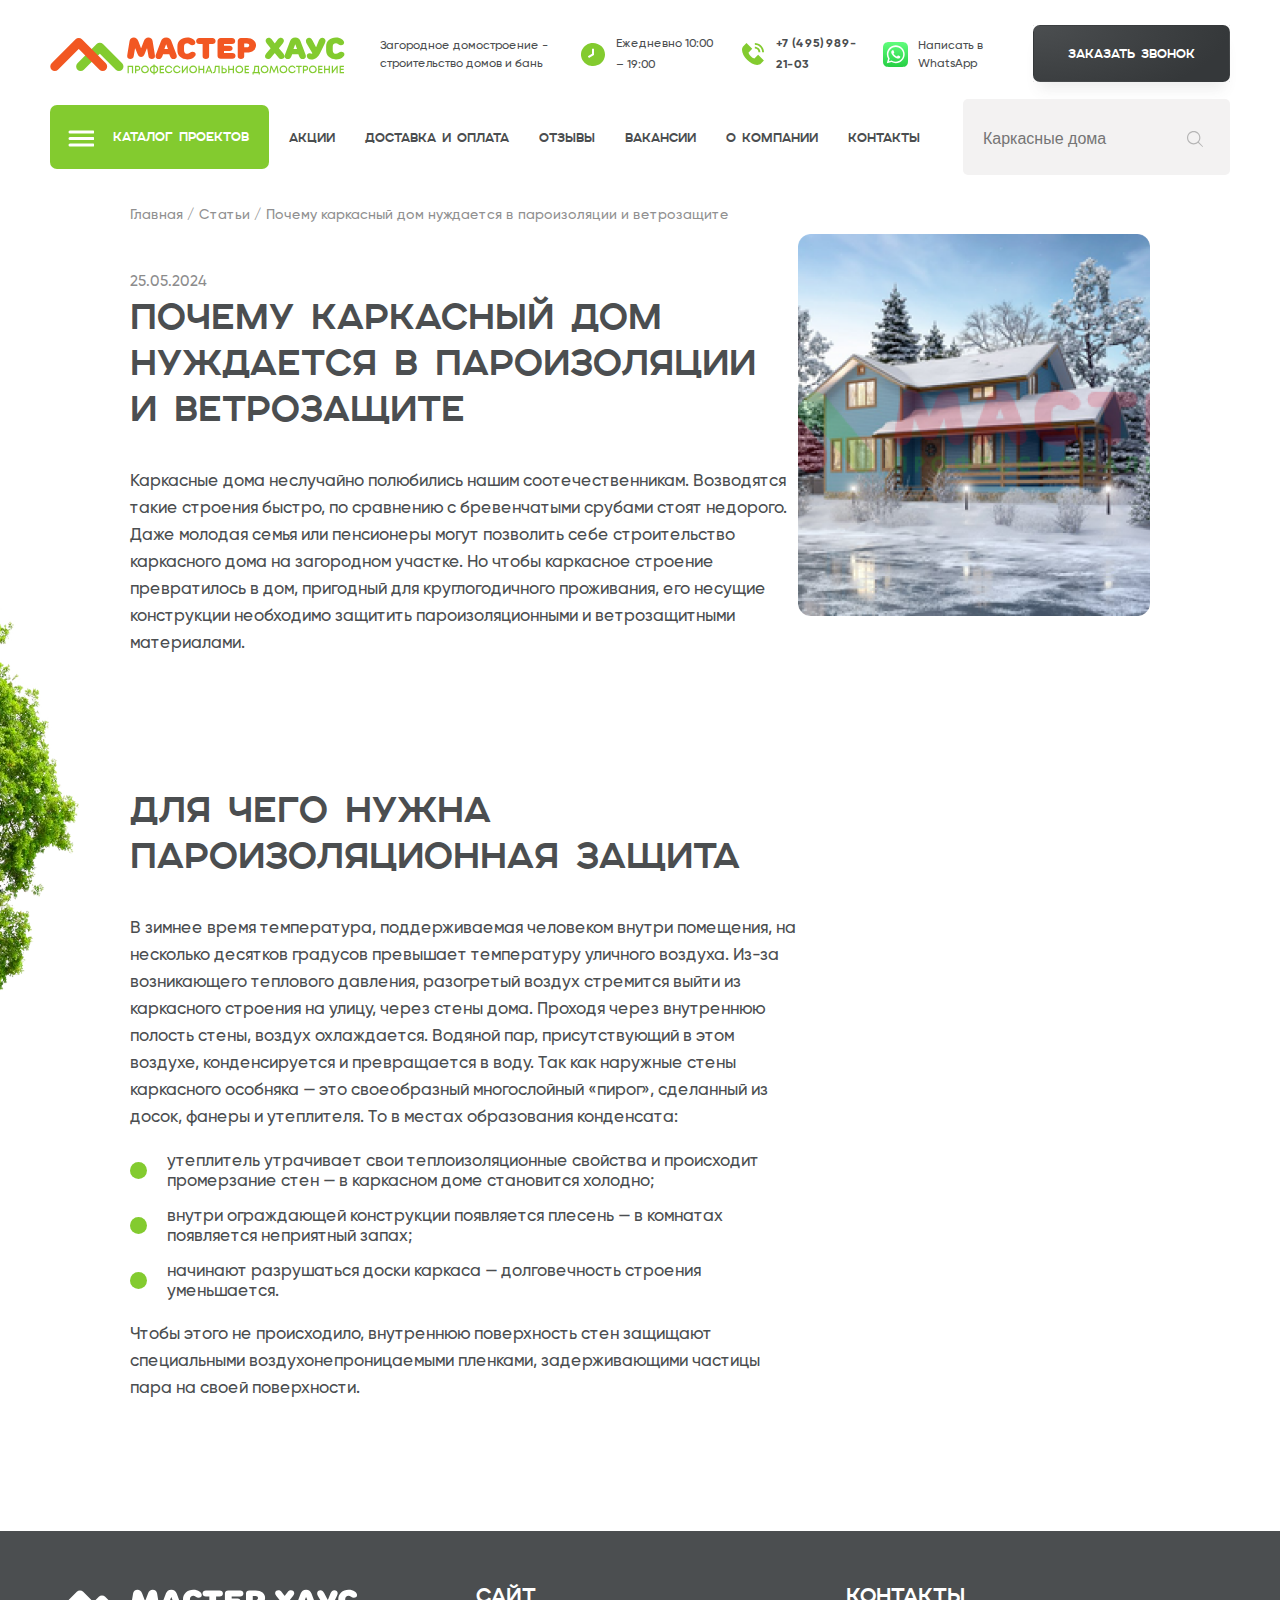
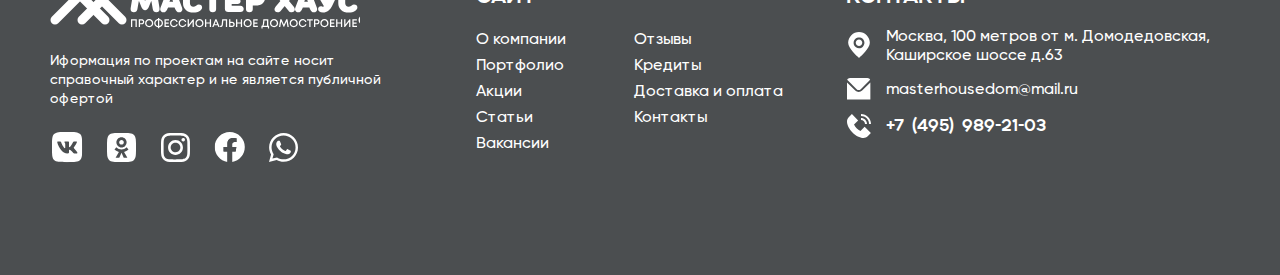
<file: post.html>
<!DOCTYPE html>
<html lang="en">
<head>
    <meta charset="UTF-8">
    <meta name="viewport" content="width=device-width, initial-scale=1" />
    <title>Главная</title>
    <link rel="stylesheet" href="css/owl.carousel.min.css">
    <link rel="stylesheet" href="css/owl.theme.default.min.css">
    <link rel="stylesheet" href="css/style.css">
    <link rel="stylesheet" href="css/media.css">
</head>
<body>
<header>
    <div class="mobile-header dn">

        <a href="" class="header-logo"></a>
        <div class="df f-column a-center mobile-contact">
            <p>+7 (495) 989-21-03</p>
            <a href="">Заказать звонок</a>
        </div>
        <div class="mobile-header-right">
            <form action="" class="df pr a-center">
                <input type="text" class="search dn" placeholder="Каркасные дома">
                <button class="search-btn btn-clear"></button>
                <button class="dn close-search"></button>
            </form>
            <button class="btn-clear burger-btn"></button>
            <button class="btn-clear burger-btn-close dn"></button>
        </div>
    </div>
    <div class="header-content">
        <div class="navbar-top df j-spc-btw">
            <div class="navbar-left df a-center">
                <a href="" class="navbar-logo"></a>
                <p class="navbar-left-text">Загородное домостроение - строительство домов и бань</p>
            </div>

            <div class="navbar-right df">
                <p class="navbar-working-time">Ежедневно 10:00 – 19:00</p>
                <a class="navbar-tel" href="tel:+7 (495) 989-21-03">+7 (495) 989-21-03</a>
                <a class="navbar-whatsapp" href="">Написать в WhatsApp</a>
                <form action="" class="df">
                    <label for="" class="dn">Ваш номер телефона</label>
                    <input type="text" class="call-input dn">
                    <button class="btn-clear btn btn-gray btn-call">заказать звонок</button>
                </form>

            </div>

        </div>
        <nav class="df a-center j-spc-btw ">
            <ul class="header-menu df a-center">
                <li class="header-menu-item menu-catalog">
                    <a href="" class="header-menu-link">Каталог проектов</a>
                </li>
                <li class="header-menu-item menu-catalog">
                    <a href="" class="header-menu-link">Акции</a>
                </li>
                <li class="header-menu-item menu-catalog">
                    <a href="" class="header-menu-link">Доставка и оплата</a>
                </li>
                <li class="header-menu-item menu-catalog">
                    <a href="" class="header-menu-link">Отзывы</a>
                </li>
                <li class="header-menu-item menu-catalog">
                    <a href="" class="header-menu-link">Вакансии</a>
                </li>
                <li class="header-menu-item menu-catalog">
                    <a href="" class="header-menu-link">О компании</a>
                </li>
                <li class="header-menu-item menu-catalog">
                    <a href="" class="header-menu-link">Контакты</a>
                </li>

            </ul>

            <form action="" class="df pr a-center header-search-form">
                <input type="text" class="search" placeholder="Каркасные дома">
                <button class="search-btn btn-clear"></button>
            </form>

        </nav>
    </div>

</header>
<main>
    <section class="post">
        <div class="content">
            <ul class="breadcrumbs df">
                <li class="breadcrumbs-item"><a href="">Главная /</a></li>
                <li  class="breadcrumbs-item"><a href="">Статьи /</a></li>
                <li  class="breadcrumbs-item">Почему каркасный дом нуждается в пароизоляции и ветрозащите</li>
            </ul>
            <div class="post-content df j-spc-btw">
                <div class="post-content-left">
                    <p class="post-date">25.05.2024</p>
                    <h4 class="section-title">Почему каркасный дом нуждается в пароизоляции и ветрозащите </h4>
                    <p class="post-content-text">
                        Каркасные дома неслучайно полюбились нашим соотечественникам. Возводятся такие строения быстро, по сравнению с бревенчатыми срубами стоят недорого. Даже молодая семья или пенсионеры могут позволить себе строительство каркасного дома на загородном участке. Но чтобы каркасное строение превратилось в дом, пригодный для круглогодичного проживания, его несущие конструкции необходимо защитить пароизоляционными и ветрозащитными материалами.
                    </p>

                    <h4 class="section-title bottom-block">Для чего нужна пароизоляционная защита</h4>
                    <p class="post-content-text">В зимнее время температура, поддерживаемая человеком внутри помещения, на несколько десятков градусов превышает температуру уличного воздуха. Из-за возникающего теплового давления, разогретый воздух стремится выйти из каркасного строения на улицу, через стены дома. Проходя через внутреннюю полость стены, воздух охлаждается. Водяной пар, присутствующий в этом воздухе, конденсируется и превращается в воду. Так как наружные стены каркасного особняка — это своеобразный многослойный «пирог», сделанный из досок, фанеры и утеплителя. То в местах образования конденсата:</p>
                    <ul class="post-list">
                        <li class="df a-center">
                            утеплитель утрачивает свои теплоизоляционные свойства и происходит промерзание стен — в каркасном доме становится холодно;
                        </li>
                        <li class="df a-center">
                            внутри ограждающей конструкции появляется плесень — в комнатах появляется неприятный запах;
                        </li>
                        <li class="df a-center">
                            начинают разрушаться доски каркаса — долговечность строения уменьшается.
                        </li>
                    </ul>
                    <p class="post-content-text">Чтобы этого не происходило, внутреннюю поверхность стен защищают специальными воздухонепроницаемыми пленками, задерживающими частицы пара на своей поверхности.</p>
                </div>
                <div class="post-content-right">
                    <img src="images/single-post.png" alt="dingle post">
                </div>
            </div>


        </div>
    </section>

</main>
<footer class="df j-spc-btw">
    <div class="footer-left df f-column">
        <a href="" class="footer-logo"></a>
        <p class="footer-text">Иформация по проектам на сайте носит справочный характер и не является публичной офертой</p>
        <ul class="footer-social df">
            <li class="social-item">
                <a href="" class="vk"></a>
            </li>
            <li class="social-item">
                <a href="" class="ok"></a>
            </li>
            <li class="social-item">
                <a href="" class="instagram"></a>
            </li>
            <li class="social-item">
                <a href="" class="fb"></a>
            </li>
            <li class="social-item">
                <a href="" class="whatsapp"></a>
            </li>
        </ul>
    </div>
    <div class="footer-mid">
        <h4 class="footer-title">сАЙТ</h4>
        <ul class="footer-menu df fw f-column">
            <li><a href="">О компании</a></li>
            <li><a href="">Портфолио</a></li>
            <li><a href="">Акции</a></li>
            <li><a href="">Статьи</a></li>
            <li><a href="">Вакансии</a></li>
            <li><a href="">Отзывы</a></li>
            <li><a href="">Кредиты</a></li>
            <li><a href="">Доставка и оплата</a></li>
            <li><a href="">Контакты</a></li>
        </ul>
    </div>
    <div class="footer-right">
        <h4 class="footer-title">кОНТАКТЫ</h4>
        <div class="contact-info df f-column">
            <p class="address">Москва, 100 метров от м. Домодедовская, Каширское шоссе д.63</p>
            <a href="mailto:masterhousedom@mail.ru" class="email">masterhousedom@mail.ru</a>
            <a href="tel:+7 (495) 989-21-03" class="tel">+7 (495) 989-21-03</a>
        </div>
    </div>

</footer>
<script src="js/jquery-3.7.1.min.js"></script>
<script src="js/owl.carousel.min.js"></script>
<script src="js/main.js"></script>
</body>
</html>
</file>
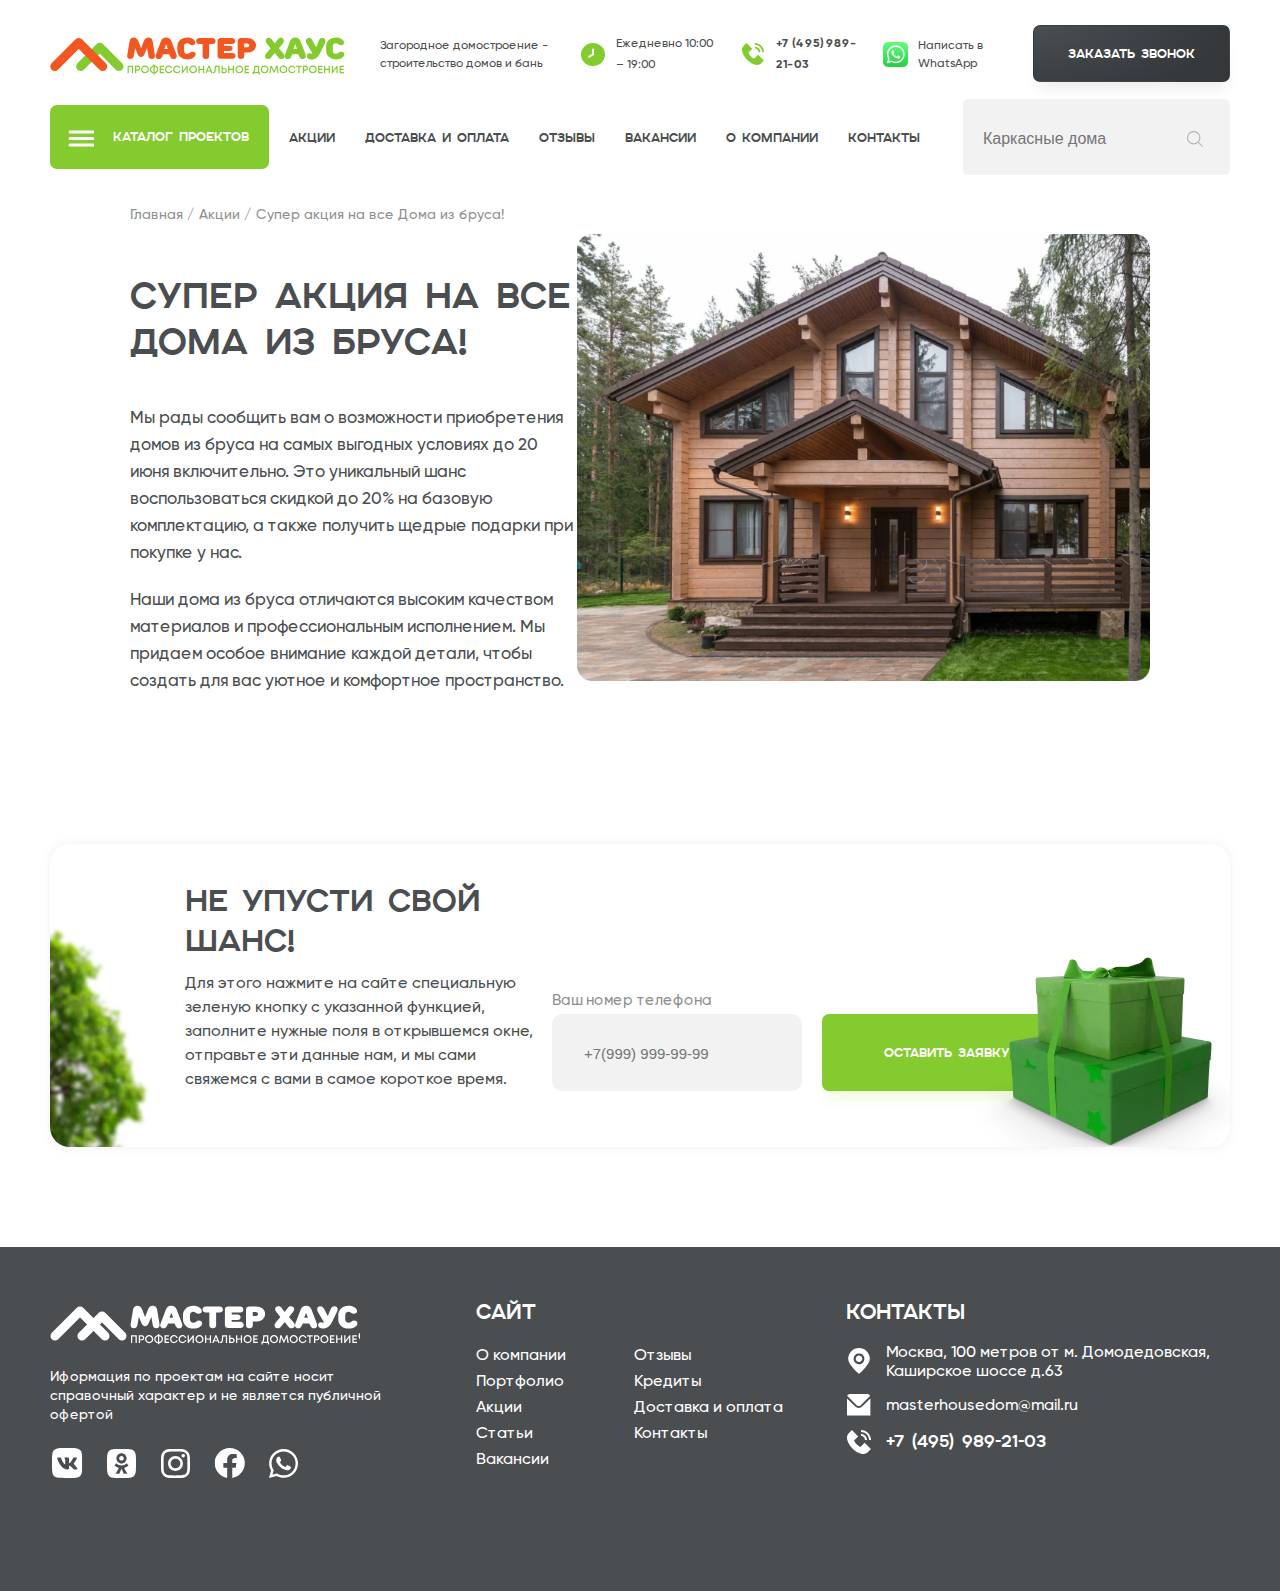
<file: promotion-view.html>
<!DOCTYPE html>
<html lang="en">
<head>
  <meta charset="UTF-8">
  <meta name="viewport" content="width=device-width, initial-scale=1" />
  <title>Главная</title>
  <link rel="stylesheet" href="css/owl.carousel.min.css">
  <link rel="stylesheet" href="css/owl.theme.default.min.css">
  <link rel="stylesheet" href="css/style.css">
  <link rel="stylesheet" href="css/media.css">
</head>
<body>
<header>
  <div class="mobile-header dn">

    <a href="" class="header-logo"></a>
    <div class="df f-column a-center mobile-contact">
      <p>+7 (495) 989-21-03</p>
      <a href="">Заказать звонок</a>
    </div>
    <div class="mobile-header-right">
      <form action="" class="df pr a-center">
        <input type="text" class="search dn" placeholder="Каркасные дома">
        <button class="search-btn btn-clear"></button>
        <button class="dn close-search"></button>
      </form>
      <button class="btn-clear burger-btn"></button>
      <button class="btn-clear burger-btn-close dn"></button>
    </div>
  </div>
  <div class="header-content">
    <div class="navbar-top df j-spc-btw">
      <div class="navbar-left df a-center">
        <a href="" class="navbar-logo"></a>
        <p class="navbar-left-text">Загородное домостроение - строительство домов и бань</p>
      </div>

      <div class="navbar-right df">
        <p class="navbar-working-time">Ежедневно 10:00 – 19:00</p>
        <a class="navbar-tel" href="tel:+7 (495) 989-21-03">+7 (495) 989-21-03</a>
        <a class="navbar-whatsapp" href="">Написать в WhatsApp</a>
        <form action="" class="df">
          <label for="" class="dn">Ваш номер телефона</label>
          <input type="text" class="call-input dn">
          <button class="btn-clear btn btn-gray btn-call">заказать звонок</button>
        </form>

      </div>

    </div>
    <nav class="df a-center j-spc-btw ">
      <ul class="header-menu df a-center">
        <li class="header-menu-item menu-catalog">
          <a href="" class="header-menu-link">Каталог проектов</a>
        </li>
        <li class="header-menu-item menu-catalog">
          <a href="" class="header-menu-link">Акции</a>
        </li>
        <li class="header-menu-item menu-catalog">
          <a href="" class="header-menu-link">Доставка и оплата</a>
        </li>
        <li class="header-menu-item menu-catalog">
          <a href="" class="header-menu-link">Отзывы</a>
        </li>
        <li class="header-menu-item menu-catalog">
          <a href="" class="header-menu-link">Вакансии</a>
        </li>
        <li class="header-menu-item menu-catalog">
          <a href="" class="header-menu-link">О компании</a>
        </li>
        <li class="header-menu-item menu-catalog">
          <a href="" class="header-menu-link">Контакты</a>
        </li>

      </ul>

      <form action="" class="df pr a-center header-search-form">
        <input type="text" class="search" placeholder="Каркасные дома">
        <button class="search-btn btn-clear"></button>
      </form>

    </nav>
  </div>

</header>
<main>
  <section class="promotion-view">
    <div class="content">
      <ul class="breadcrumbs df">
        <li class="breadcrumbs-item"><a href="">Главная /</a></li>
        <li  class="breadcrumbs-item"><a href="">Акции /</a></li>
        <li  class="breadcrumbs-item">Супер акция на все Дома из бруса!</li>
      </ul>
      <div class="promotion-content df j-spc-btw">
        <div class="promotion-content-left">
          <h4 class="section-title">Супер акция на все Дома из бруса! </h4>
          <p class="promotion-content-text">
            Мы рады сообщить вам о возможности приобретения домов из бруса на самых выгодных условиях до 20 июня включительно. Это уникальный шанс воспользоваться скидкой до 20% на базовую комплектацию, а также получить щедрые подарки при покупке у нас.
          </p>
          <p class="promotion-content-text">
            Наши дома из бруса отличаются высоким качеством материалов и профессиональным исполнением. Мы придаем особое внимание каждой детали, чтобы создать для вас уютное и комфортное пространство.
          </p>
         </div>
        <div class="promotion-content-right">
          <img src="images/promotion-view.png" alt="promotion-view">
        </div>
      </div>
    </div>
  </section>
  <section class="why-us">
    <div class="content">

      <div class="leave-request leave-request-promotion df">
        <div class="request-left">
          <h4 class="request-title">Не упусти свой шанс!</h4>
          <p class="request-text">Для этого нажмите на сайте специальную зеленую кнопку с указанной функцией, заполните нужные поля в открывшемся окне, отправьте эти данные нам, и мы сами свяжемся с вами в самое короткое время.</p>
        </div>
        <div class="request-right">
          <form action="" class="df request-form">
            <div class="df f-column">
              <label for="tel">Ваш номер телефона</label>
              <input type="tel" placeholder="+7(999) 999-99-99" id="tel" name="tel">
            </div>
            <div class="df f-column">
              <button class="btn btn-clear btn-green ">Оставить заявку</button>
            </div>
          </form>
        </div>
      </div>
    </div>
  </section>

</main>
<footer class="df j-spc-btw">
  <div class="footer-left df f-column">
    <a href="" class="footer-logo"></a>
    <p class="footer-text">Иформация по проектам на сайте носит справочный характер и не является публичной офертой</p>
    <ul class="footer-social df">
      <li class="social-item">
        <a href="" class="vk"></a>
      </li>
      <li class="social-item">
        <a href="" class="ok"></a>
      </li>
      <li class="social-item">
        <a href="" class="instagram"></a>
      </li>
      <li class="social-item">
        <a href="" class="fb"></a>
      </li>
      <li class="social-item">
        <a href="" class="whatsapp"></a>
      </li>
    </ul>
  </div>
  <div class="footer-mid">
    <h4 class="footer-title">сАЙТ</h4>
    <ul class="footer-menu df fw f-column">
      <li><a href="">О компании</a></li>
      <li><a href="">Портфолио</a></li>
      <li><a href="">Акции</a></li>
      <li><a href="">Статьи</a></li>
      <li><a href="">Вакансии</a></li>
      <li><a href="">Отзывы</a></li>
      <li><a href="">Кредиты</a></li>
      <li><a href="">Доставка и оплата</a></li>
      <li><a href="">Контакты</a></li>
    </ul>
  </div>
  <div class="footer-right">
    <h4 class="footer-title">кОНТАКТЫ</h4>
    <div class="contact-info df f-column">
      <p class="address">Москва, 100 метров от м. Домодедовская, Каширское шоссе д.63</p>
      <a href="mailto:masterhousedom@mail.ru" class="email">masterhousedom@mail.ru</a>
      <a href="tel:+7 (495) 989-21-03" class="tel">+7 (495) 989-21-03</a>
    </div>
  </div>

</footer>
<script src="js/jquery-3.7.1.min.js"></script>
<script src="js/owl.carousel.min.js"></script>
<script src="js/main.js"></script>
</body>
</html>
</file>
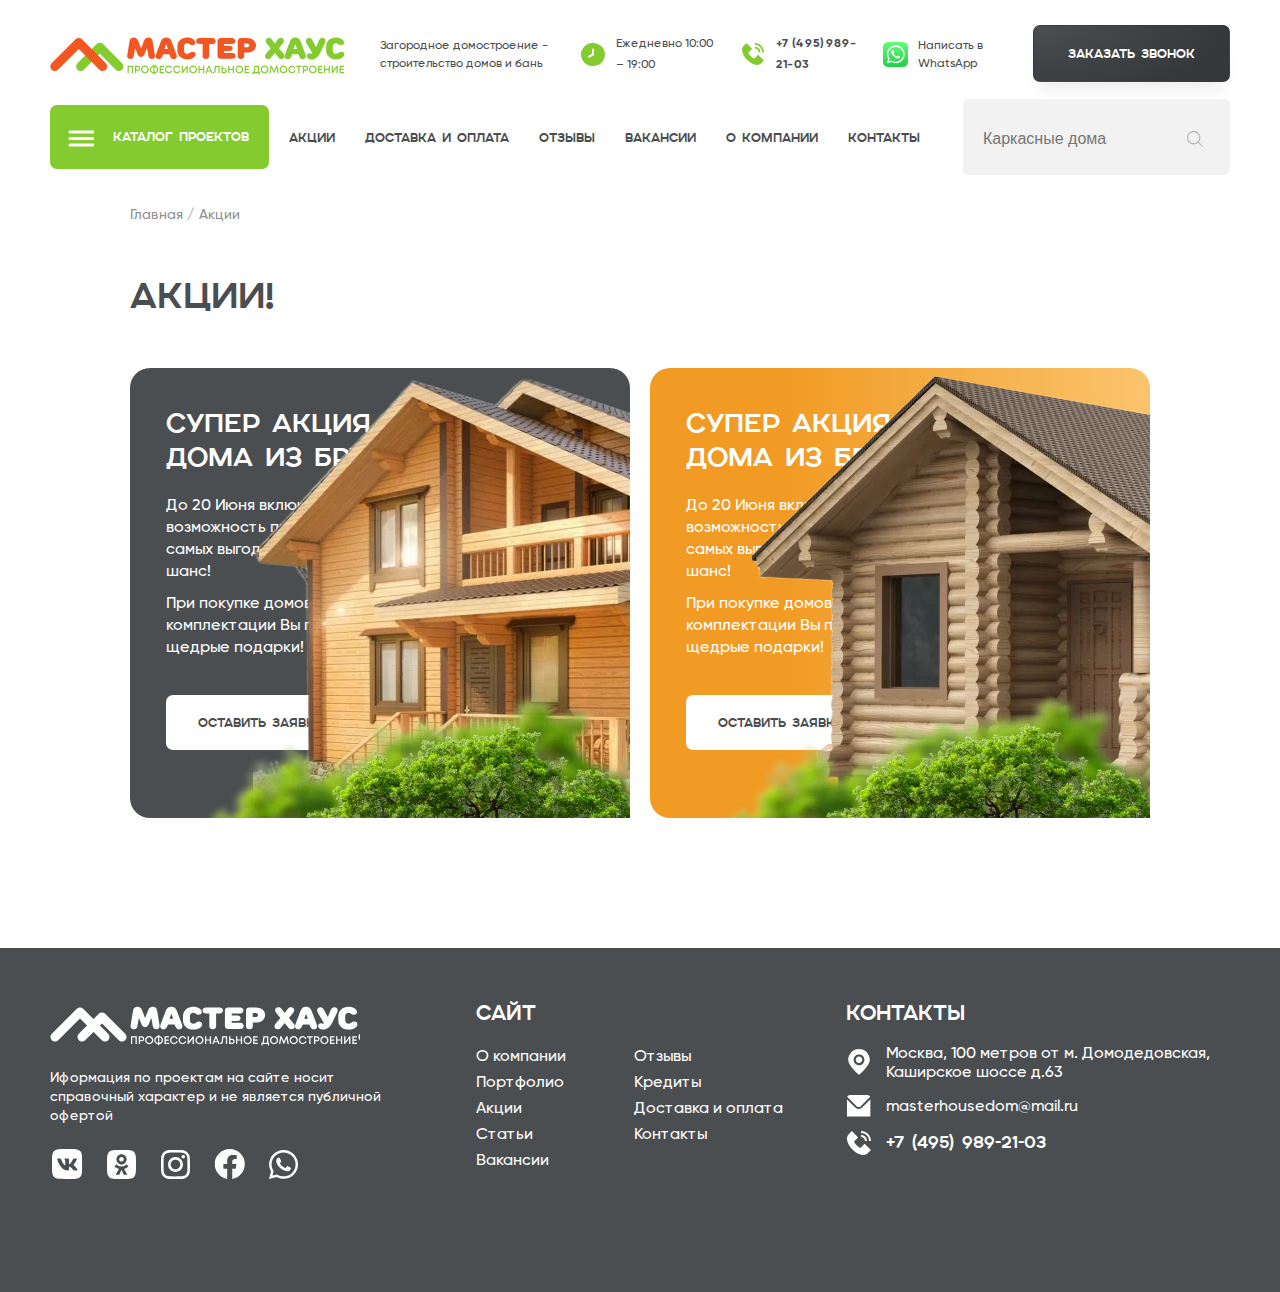
<file: promotions.html>
<!DOCTYPE html>
<html lang="en">
<head>
  <meta charset="UTF-8">
  <meta name="viewport" content="width=device-width, initial-scale=1" />
  <title>Главная</title>
  <link rel="stylesheet" href="css/owl.carousel.min.css">
  <link rel="stylesheet" href="css/owl.theme.default.min.css">
  <link rel="stylesheet" href="css/style.css">
  <link rel="stylesheet" href="css/media.css">
</head>
<body>
<header>
  <div class="mobile-header dn">

    <a href="" class="header-logo"></a>
    <div class="df f-column a-center mobile-contact">
      <p>+7 (495) 989-21-03</p>
      <a href="">Заказать звонок</a>
    </div>
    <div class="mobile-header-right">
      <form action="" class="df pr a-center">
        <input type="text" class="search dn" placeholder="Каркасные дома">
        <button class="search-btn btn-clear"></button>
        <button class="dn close-search"></button>
      </form>
      <button class="btn-clear burger-btn"></button>
      <button class="btn-clear burger-btn-close dn"></button>
    </div>
  </div>
  <div class="header-content">
    <div class="navbar-top df j-spc-btw">
      <div class="navbar-left df a-center">
        <a href="" class="navbar-logo"></a>
        <p class="navbar-left-text">Загородное домостроение - строительство домов и бань</p>
      </div>

      <div class="navbar-right df">
        <p class="navbar-working-time">Ежедневно 10:00 – 19:00</p>
        <a class="navbar-tel" href="tel:+7 (495) 989-21-03">+7 (495) 989-21-03</a>
        <a class="navbar-whatsapp" href="">Написать в WhatsApp</a>
        <form action="" class="df">
          <label for="" class="dn">Ваш номер телефона</label>
          <input type="text" class="call-input dn">
          <button class="btn-clear btn btn-gray btn-call">заказать звонок</button>
        </form>

      </div>

    </div>
    <nav class="df a-center j-spc-btw ">
      <ul class="header-menu df a-center">
        <li class="header-menu-item menu-catalog">
          <a href="" class="header-menu-link">Каталог проектов</a>
        </li>
        <li class="header-menu-item menu-catalog">
          <a href="" class="header-menu-link">Акции</a>
        </li>
        <li class="header-menu-item menu-catalog">
          <a href="" class="header-menu-link">Доставка и оплата</a>
        </li>
        <li class="header-menu-item menu-catalog">
          <a href="" class="header-menu-link">Отзывы</a>
        </li>
        <li class="header-menu-item menu-catalog">
          <a href="" class="header-menu-link">Вакансии</a>
        </li>
        <li class="header-menu-item menu-catalog">
          <a href="" class="header-menu-link">О компании</a>
        </li>
        <li class="header-menu-item menu-catalog">
          <a href="" class="header-menu-link">Контакты</a>
        </li>

      </ul>

      <form action="" class="df pr a-center header-search-form">
        <input type="text" class="search" placeholder="Каркасные дома">
        <button class="search-btn btn-clear"></button>
      </form>

    </nav>
  </div>

</header>
<main>
  <section class="promotions">
    <div class="content">
      <ul class="breadcrumbs df">
        <li class="breadcrumbs-item"><a href="">Главная /</a></li>
        <li  class="breadcrumbs-item">Акции</li>
      </ul>
      <h2 class="section-title">Акции!</h2>
      <div class="promotion-list  df">

        <div class="promotion-item promotion-gray df pr">
          <div class="promotion-left">
            <h4>Супер акция на все Дома из бруса!</h4>
            <p>До 20 Июня включительно у Вас еще есть возможность приобрести такой дом на самых выгодных условиях! Не упустите свой шанс!</p>
            <p>При покупке  домов из бруса, в базовой комплектации Вы получаете скидку до 20% и щедрые подарки!</p>
            <div class="promotion-actions df a-center">
              <a href="" class="btn btn-clear btn-white df j-center a-center">Оставить заявку</a>
              <a href="" class="btn-clear btn-watch">Смотреть подробнее</a>
            </div>
          </div>


        </div>
        <div class="promotion-item promotion-orange df pr">
          <div class="promotion-left">
            <h4>Супер акция на все Дома из бруса!</h4>
            <p>До 20 Июня включительно у Вас еще есть возможность приобрести такой дом на самых выгодных условиях! Не упустите свой шанс!</p>
            <p>При покупке  домов из бруса, в базовой комплектации Вы получаете скидку до 20% и щедрые подарки!</p>
            <div class="promotion-actions df a-center">
              <a href="" class="btn btn-clear btn-white df j-center a-center">Оставить заявку</a>
              <a href="" class="btn-clear btn-watch">Смотреть подробнее</a>
            </div>
          </div>


        </div>
      </div>


    </div>
  </section>
</main>
<footer class="df j-spc-btw">
  <div class="footer-left df f-column">
    <a href="" class="footer-logo"></a>
    <p class="footer-text">Иформация по проектам на сайте носит справочный характер и не является публичной офертой</p>
    <ul class="footer-social df">
      <li class="social-item">
        <a href="" class="vk"></a>
      </li>
      <li class="social-item">
        <a href="" class="ok"></a>
      </li>
      <li class="social-item">
        <a href="" class="instagram"></a>
      </li>
      <li class="social-item">
        <a href="" class="fb"></a>
      </li>
      <li class="social-item">
        <a href="" class="whatsapp"></a>
      </li>
    </ul>
  </div>
  <div class="footer-mid">
    <h4 class="footer-title">сАЙТ</h4>
    <ul class="footer-menu df fw f-column">
      <li><a href="">О компании</a></li>
      <li><a href="">Портфолио</a></li>
      <li><a href="">Акции</a></li>
      <li><a href="">Статьи</a></li>
      <li><a href="">Вакансии</a></li>
      <li><a href="">Отзывы</a></li>
      <li><a href="">Кредиты</a></li>
      <li><a href="">Доставка и оплата</a></li>
      <li><a href="">Контакты</a></li>
    </ul>
  </div>
  <div class="footer-right">
    <h4 class="footer-title">кОНТАКТЫ</h4>
    <div class="contact-info df f-column">
      <p class="address">Москва, 100 метров от м. Домодедовская, Каширское шоссе д.63</p>
      <a href="mailto:masterhousedom@mail.ru" class="email">masterhousedom@mail.ru</a>
      <a href="tel:+7 (495) 989-21-03" class="tel">+7 (495) 989-21-03</a>
    </div>
  </div>

</footer>
<script src="js/jquery-3.7.1.min.js"></script>
<script src="js/owl.carousel.min.js"></script>
<script src="js/main.js"></script>
</body>
</html>
</file>
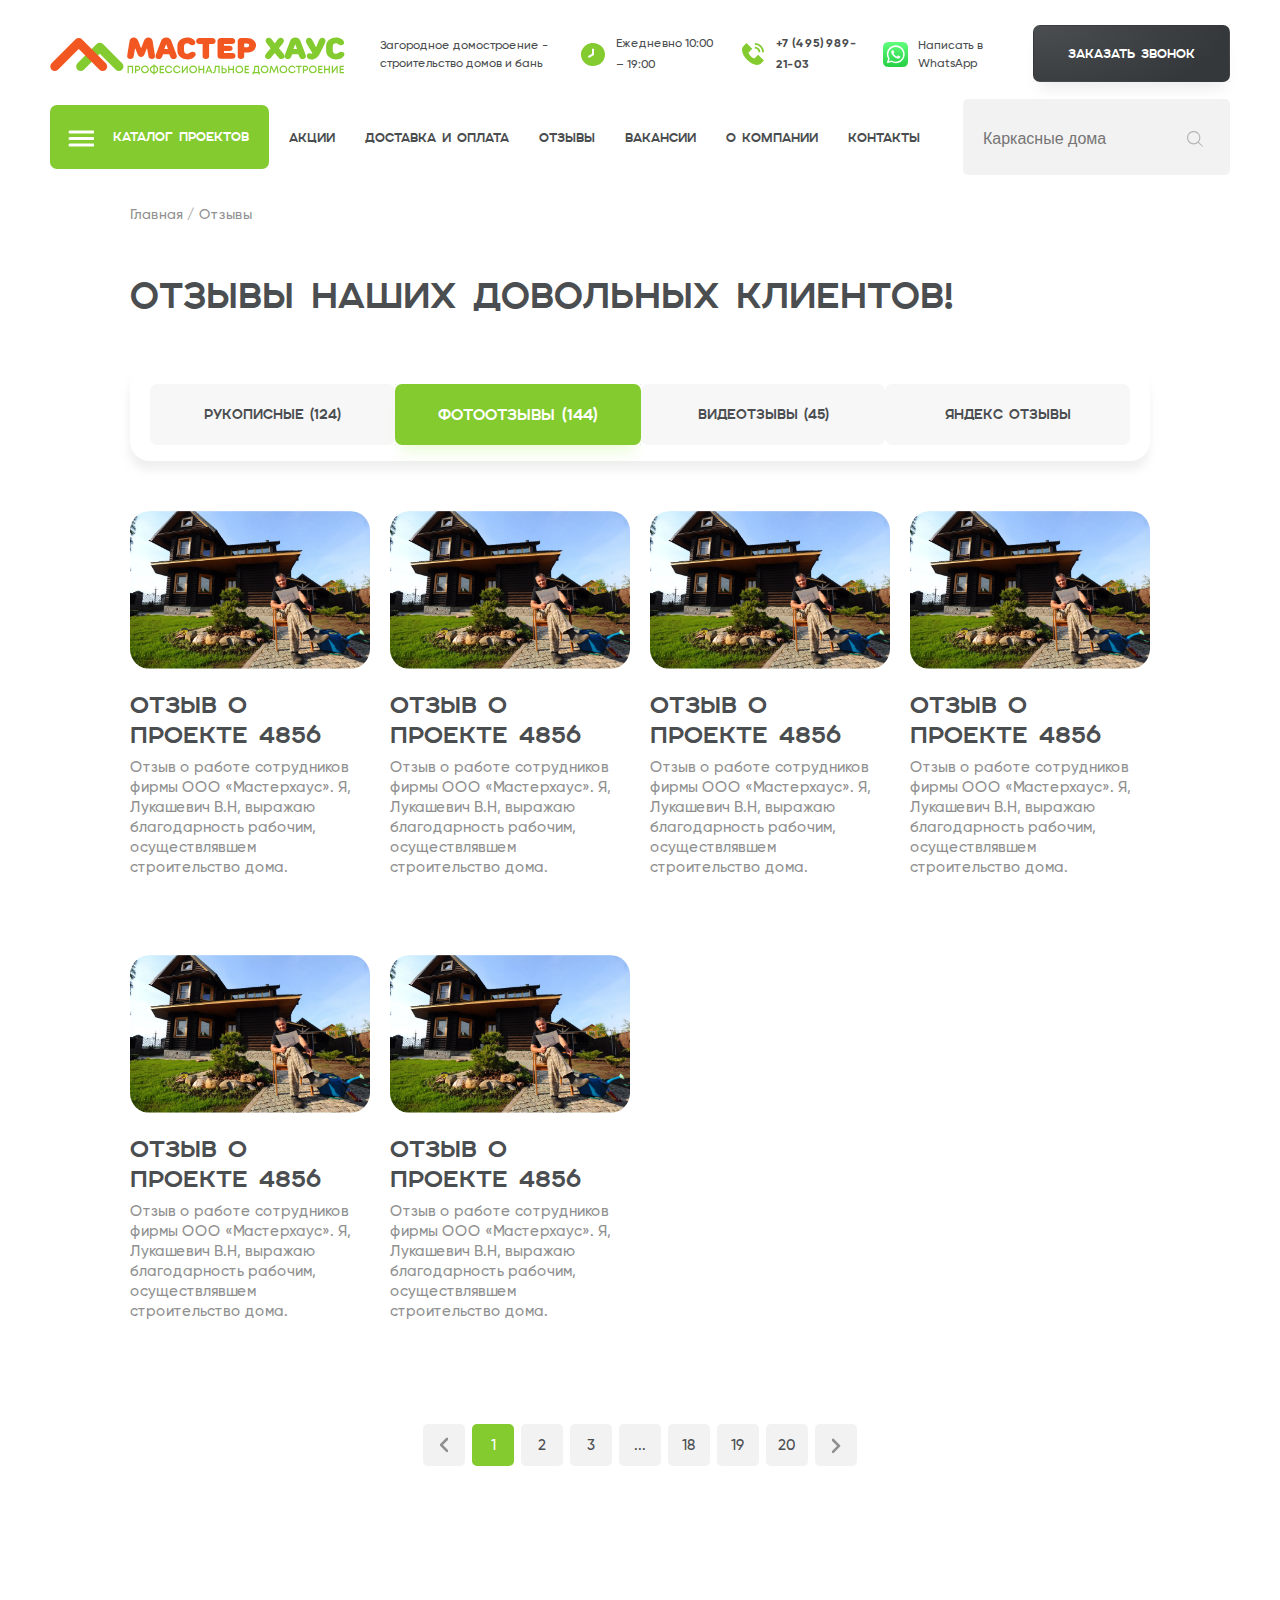
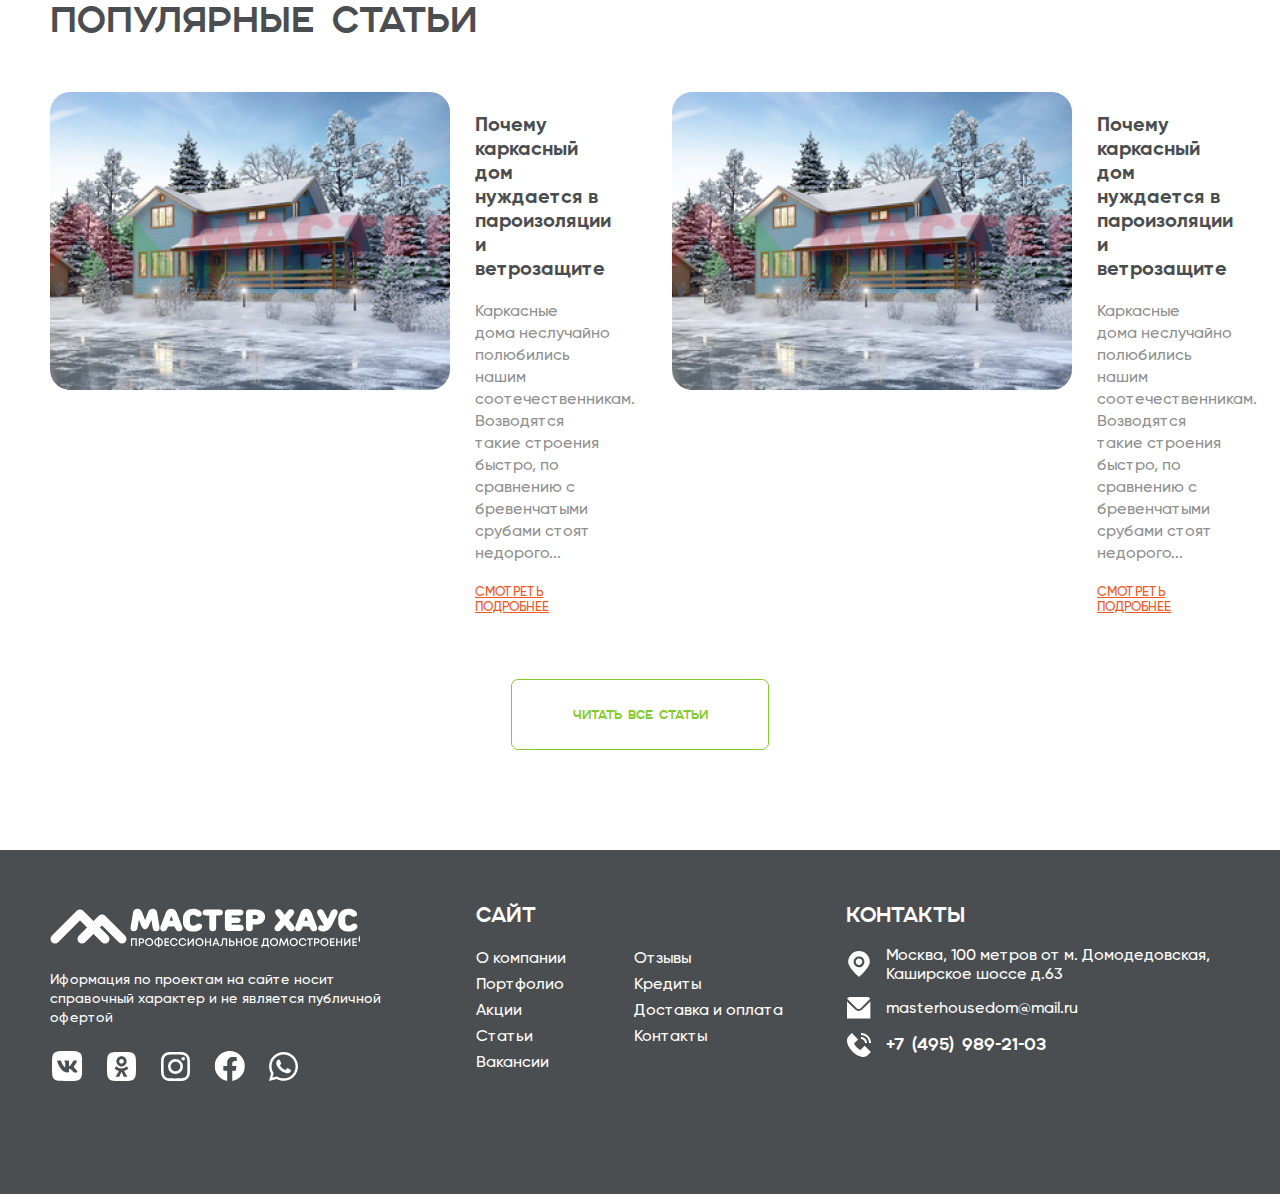
<file: review-photo.html>
<!DOCTYPE html>
<html lang="en">
<head>
  <meta charset="UTF-8">
  <meta name="viewport" content="width=device-width, initial-scale=1" />
  <title>Главная</title>
  <link rel="stylesheet" href="css/owl.carousel.min.css">
  <link rel="stylesheet" href="css/owl.theme.default.min.css">
  <link rel="stylesheet" href="css/style.css">
  <link rel="stylesheet" href="css/media.css">
</head>
<body>
<header>
  <div class="mobile-header dn">

    <a href="" class="header-logo"></a>
    <div class="df f-column a-center mobile-contact">
      <p>+7 (495) 989-21-03</p>
      <a href="">Заказать звонок</a>
    </div>
    <div class="mobile-header-right">
      <form action="" class="df pr a-center">
        <input type="text" class="search dn" placeholder="Каркасные дома">
        <button class="search-btn btn-clear"></button>
        <button class="dn close-search"></button>
      </form>
      <button class="btn-clear burger-btn"></button>
      <button class="btn-clear burger-btn-close dn"></button>
    </div>
  </div>
  <div class="header-content">
    <div class="navbar-top df j-spc-btw">
      <div class="navbar-left df a-center">
        <a href="" class="navbar-logo"></a>
        <p class="navbar-left-text">Загородное домостроение - строительство домов и бань</p>
      </div>

      <div class="navbar-right df">
        <p class="navbar-working-time">Ежедневно 10:00 – 19:00</p>
        <a class="navbar-tel" href="tel:+7 (495) 989-21-03">+7 (495) 989-21-03</a>
        <a class="navbar-whatsapp" href="">Написать в WhatsApp</a>
        <form action="" class="df">
          <label for="" class="dn">Ваш номер телефона</label>
          <input type="text" class="call-input dn">
          <button class="btn-clear btn btn-gray btn-call">заказать звонок</button>
        </form>

      </div>

    </div>
    <nav class="df a-center j-spc-btw ">
      <ul class="header-menu df a-center">
        <li class="header-menu-item menu-catalog">
          <a href="" class="header-menu-link">Каталог проектов</a>
        </li>
        <li class="header-menu-item menu-catalog">
          <a href="" class="header-menu-link">Акции</a>
        </li>
        <li class="header-menu-item menu-catalog">
          <a href="" class="header-menu-link">Доставка и оплата</a>
        </li>
        <li class="header-menu-item menu-catalog">
          <a href="" class="header-menu-link">Отзывы</a>
        </li>
        <li class="header-menu-item menu-catalog">
          <a href="" class="header-menu-link">Вакансии</a>
        </li>
        <li class="header-menu-item menu-catalog">
          <a href="" class="header-menu-link">О компании</a>
        </li>
        <li class="header-menu-item menu-catalog">
          <a href="" class="header-menu-link">Контакты</a>
        </li>

      </ul>

      <form action="" class="df pr a-center header-search-form">
        <input type="text" class="search" placeholder="Каркасные дома">
        <button class="search-btn btn-clear"></button>
      </form>

    </nav>
  </div>

</header>
<main>
  <section class="review-page">
    <div class="content">
      <ul class="breadcrumbs df">
        <li class="breadcrumbs-item"><a href="">Главная /</a></li>
        <li  class="breadcrumbs-item">Отзывы</li>
      </ul>
      <div class="review-head df f-column">
        <h4 class="section-title">Отзывы наших довольных клиентов! </h4>
        <div class="review-action df j-spc-btw">
          <a href="" class="btn btn-clear btn-white df a-center j-center">Рукописные (124)</a>
          <a href="" class="btn btn-clear btn-green   df a-center j-center">Фотоотзывы (144)</a>
          <a href="" class="btn btn-clear btn-white df a-center j-center">Видеотзывы (45)</a>
          <a href="" class="btn btn-clear btn-white df a-center j-center">Яндекс отзывы</a>
        </div>
      </div>
      <div class="review-list-content df f-wrap">
        <div class="review-item review-item-youtube">

          <div class="review-img pr">
            <img src="images/review-photo.png" alt="youtube">
          </div>
          <h4>отзыв о проекте 4856</h4>
          <p>Отзыв о работе сотрудников фирмы ООО
            «Мастерхаус». Я, Лукашевич В.Н, выражаю благодарность рабочим, осуществлявшем строительство дома.</p>


        </div>
        <div class="review-item review-item-youtube">

          <div class="review-img pr">
            <img src="images/review-photo.png" alt="youtube">
          </div>
          <h4>отзыв о проекте 4856</h4>
          <p>Отзыв о работе сотрудников фирмы ООО
            «Мастерхаус». Я, Лукашевич В.Н, выражаю благодарность рабочим, осуществлявшем строительство дома.</p>

        </div>
        <div class="review-item review-item-youtube">

          <div class="review-img pr">
            <img src="images/review-photo.png" alt="youtube">
          </div>
          <h4>отзыв о проекте 4856</h4>
          <p>Отзыв о работе сотрудников фирмы ООО
            «Мастерхаус». Я, Лукашевич В.Н, выражаю благодарность рабочим, осуществлявшем строительство дома.</p>

        </div>
        <div class="review-item review-item-youtube">

          <div class="review-img pr">
            <img src="images/review-photo.png" alt="youtube">
          </div>
          <h4>отзыв о проекте 4856</h4>
          <p>Отзыв о работе сотрудников фирмы ООО
            «Мастерхаус». Я, Лукашевич В.Н, выражаю благодарность рабочим, осуществлявшем строительство дома.</p>

        </div>
        <div class="review-item review-item-youtube">

          <div class="review-img pr">
            <img src="images/review-photo.png" alt="youtube">
          </div>
          <h4>отзыв о проекте 4856</h4>
          <p>Отзыв о работе сотрудников фирмы ООО
            «Мастерхаус». Я, Лукашевич В.Н, выражаю благодарность рабочим, осуществлявшем строительство дома.</p>

        </div>
        <div class="review-item review-item-youtube">

          <div class="review-img pr">
            <img src="images/review-photo.png" alt="youtube">
          </div>
          <h4>отзыв о проекте 4856</h4>
          <p>Отзыв о работе сотрудников фирмы ООО
            «Мастерхаус». Я, Лукашевич В.Н, выражаю благодарность рабочим, осуществлявшем строительство дома.</p>
        </div>
      </div>
      <ul class="pagination df a-center j-center">
        <li class="pagination-item pagination-item-prev"><a href=""></a></li>
        <li class="pagination-item pagination-item-active "><a href="">1</a></li>
        <li class="pagination-item "><a href="">2</a></li>
        <li class="pagination-item "><a href="">3</a></li>
        <li class="pagination-item "><a href="">...</a></li>
        <li class="pagination-item "><a href="">18</a></li>
        <li class="pagination-item "><a href="">19</a></li>
        <li class="pagination-item "><a href="">20</a></li>
        <li class="pagination-item pagination-item-next"><a href=""></a></li>
      </ul>
    </div>
  </section>
  <section class="blog blog-review pr">
    <div class="content df f-column pr">
      <h2 class="section-title">популярные статьи</h2>
      <div class="blog-post-list df">
        <div class="blog-post df">
          <div class="post-left">
            <img src="images/post.png" alt="">
          </div>
          <div class="post-right df f-column">
            <h4 class="post-title">Почему каркасный дом нуждается в пароизоляции и ветрозащите</h4>
            <p class="post-text">Каркасные дома неслучайно полюбились нашим соотечественникам. Возводятся такие строения быстро, по сравнению с бревенчатыми срубами стоят недорого...</p>
            <a href="" class="post-link">Смотреть подробнее</a>
          </div>
        </div>
        <div class="blog-post df">
          <div class="post-left">
            <img src="images/post.png" alt="">
          </div>
          <div class="post-right df f-column">
            <h4 class="post-title">Почему каркасный дом нуждается в пароизоляции и ветрозащите</h4>
            <p class="post-text">Каркасные дома неслучайно полюбились нашим соотечественникам. Возводятся такие строения быстро, по сравнению с бревенчатыми срубами стоят недорого...</p>
            <a href="" class="post-link">Смотреть подробнее</a>
          </div>
        </div>
      </div>
      <a href="" class="btn btn-clear btn-green-outline">Читать все статьи</a>
    </div>
  </section>

</main>
<footer class="df j-spc-btw">
  <div class="footer-left df f-column">
    <a href="" class="footer-logo"></a>
    <p class="footer-text">Иформация по проектам на сайте носит справочный характер и не является публичной офертой</p>
    <ul class="footer-social df">
      <li class="social-item">
        <a href="" class="vk"></a>
      </li>
      <li class="social-item">
        <a href="" class="ok"></a>
      </li>
      <li class="social-item">
        <a href="" class="instagram"></a>
      </li>
      <li class="social-item">
        <a href="" class="fb"></a>
      </li>
      <li class="social-item">
        <a href="" class="whatsapp"></a>
      </li>
    </ul>
  </div>
  <div class="footer-mid">
    <h4 class="footer-title">сАЙТ</h4>
    <ul class="footer-menu df fw f-column">
      <li><a href="">О компании</a></li>
      <li><a href="">Портфолио</a></li>
      <li><a href="">Акции</a></li>
      <li><a href="">Статьи</a></li>
      <li><a href="">Вакансии</a></li>
      <li><a href="">Отзывы</a></li>
      <li><a href="">Кредиты</a></li>
      <li><a href="">Доставка и оплата</a></li>
      <li><a href="">Контакты</a></li>
    </ul>
  </div>
  <div class="footer-right">
    <h4 class="footer-title">кОНТАКТЫ</h4>
    <div class="contact-info df f-column">
      <p class="address">Москва, 100 метров от м. Домодедовская, Каширское шоссе д.63</p>
      <a href="mailto:masterhousedom@mail.ru" class="email">masterhousedom@mail.ru</a>
      <a href="tel:+7 (495) 989-21-03" class="tel">+7 (495) 989-21-03</a>
    </div>
  </div>

</footer>
<script src="js/jquery-3.7.1.min.js"></script>
<script src="js/owl.carousel.min.js"></script>
<script src="js/main.js"></script>
</body>
</html>
</file>
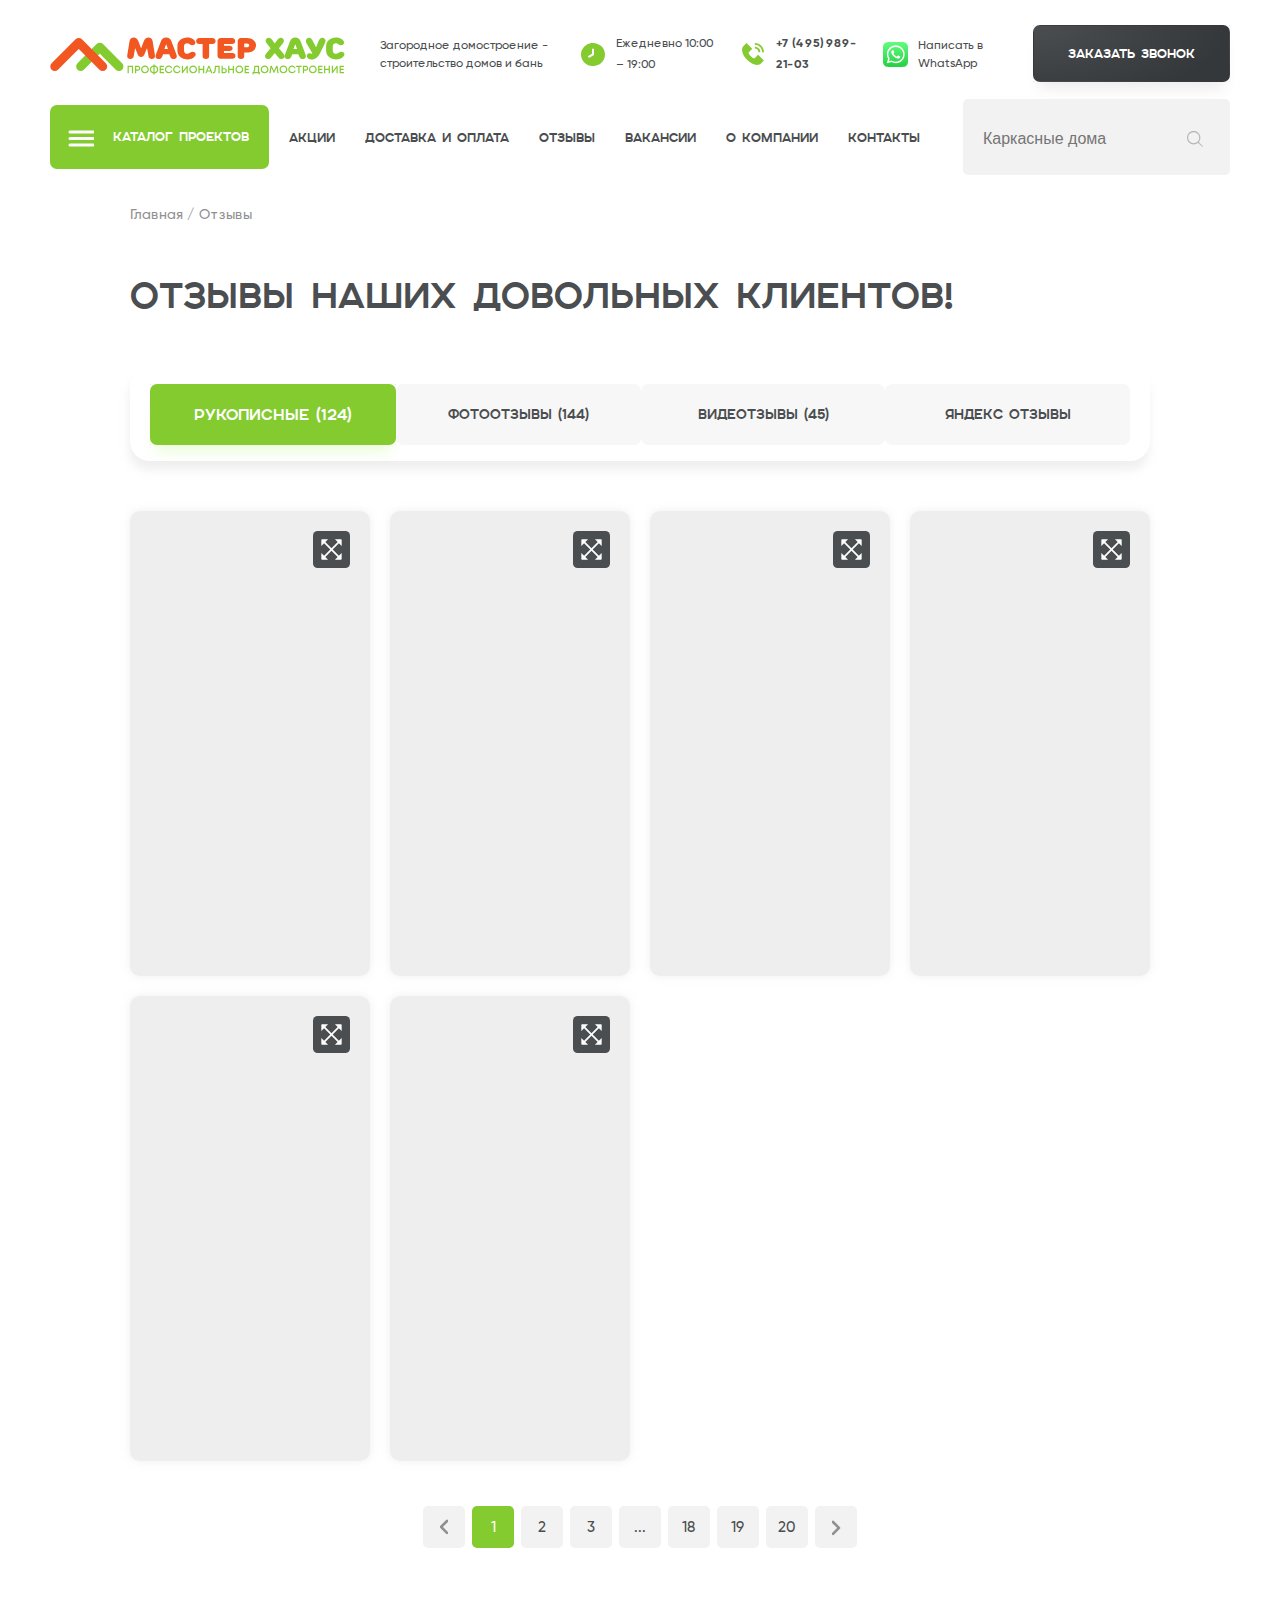
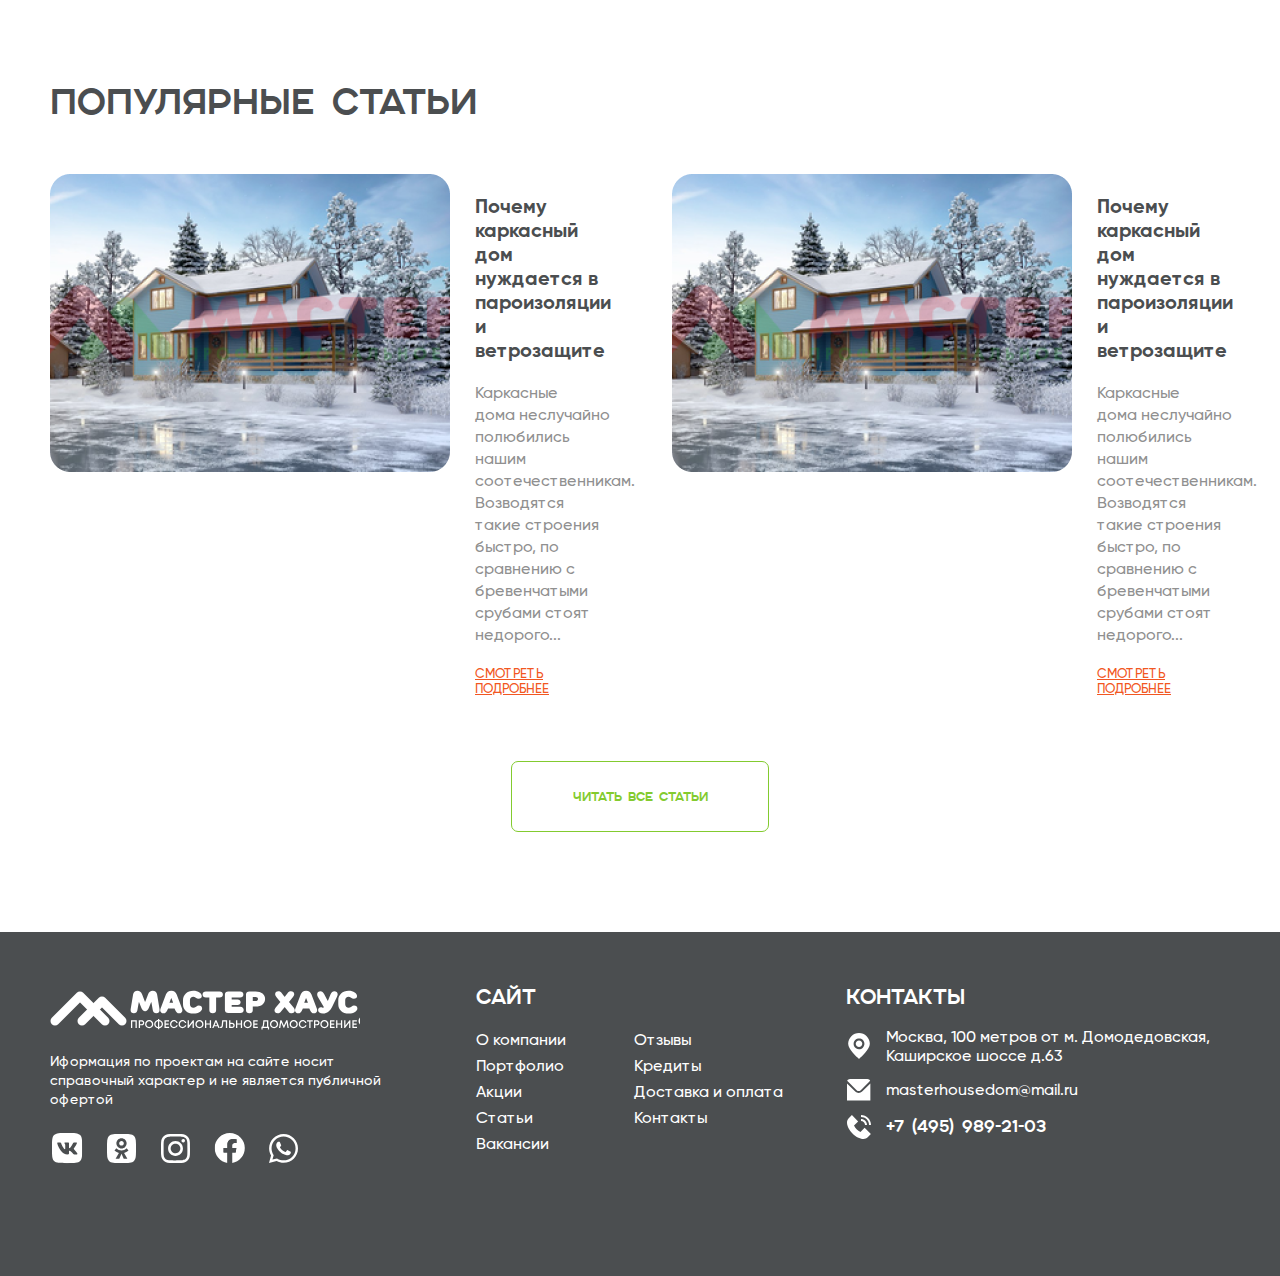
<file: review-write.html>
<!DOCTYPE html>
<html lang="en">
<head>
  <meta charset="UTF-8">
  <meta name="viewport" content="width=device-width, initial-scale=1" />
  <title>Главная</title>
  <link rel="stylesheet" href="css/owl.carousel.min.css">
  <link rel="stylesheet" href="css/owl.theme.default.min.css">
  <link rel="stylesheet" href="css/style.css">
  <link rel="stylesheet" href="css/media.css">
</head>
<body>
<header>
  <div class="mobile-header dn">

    <a href="" class="header-logo"></a>
    <div class="df f-column a-center mobile-contact">
      <p>+7 (495) 989-21-03</p>
      <a href="">Заказать звонок</a>
    </div>
    <div class="mobile-header-right">
      <form action="" class="df pr a-center">
        <input type="text" class="search dn" placeholder="Каркасные дома">
        <button class="search-btn btn-clear"></button>
        <button class="dn close-search"></button>
      </form>
      <button class="btn-clear burger-btn"></button>
      <button class="btn-clear burger-btn-close dn"></button>
    </div>
  </div>
  <div class="header-content">
    <div class="navbar-top df j-spc-btw">
      <div class="navbar-left df a-center">
        <a href="" class="navbar-logo"></a>
        <p class="navbar-left-text">Загородное домостроение - строительство домов и бань</p>
      </div>

      <div class="navbar-right df">
        <p class="navbar-working-time">Ежедневно 10:00 – 19:00</p>
        <a class="navbar-tel" href="tel:+7 (495) 989-21-03">+7 (495) 989-21-03</a>
        <a class="navbar-whatsapp" href="">Написать в WhatsApp</a>
        <form action="" class="df">
          <label for="" class="dn">Ваш номер телефона</label>
          <input type="text" class="call-input dn">
          <button class="btn-clear btn btn-gray btn-call">заказать звонок</button>
        </form>

      </div>

    </div>
    <nav class="df a-center j-spc-btw ">
      <ul class="header-menu df a-center">
        <li class="header-menu-item menu-catalog">
          <a href="" class="header-menu-link">Каталог проектов</a>
        </li>
        <li class="header-menu-item menu-catalog">
          <a href="" class="header-menu-link">Акции</a>
        </li>
        <li class="header-menu-item menu-catalog">
          <a href="" class="header-menu-link">Доставка и оплата</a>
        </li>
        <li class="header-menu-item menu-catalog">
          <a href="" class="header-menu-link">Отзывы</a>
        </li>
        <li class="header-menu-item menu-catalog">
          <a href="" class="header-menu-link">Вакансии</a>
        </li>
        <li class="header-menu-item menu-catalog">
          <a href="" class="header-menu-link">О компании</a>
        </li>
        <li class="header-menu-item menu-catalog">
          <a href="" class="header-menu-link">Контакты</a>
        </li>

      </ul>

      <form action="" class="df pr a-center header-search-form">
        <input type="text" class="search" placeholder="Каркасные дома">
        <button class="search-btn btn-clear"></button>
      </form>

    </nav>
  </div>

</header>
<main>
  <section class="review-page">
    <div class="content">
      <ul class="breadcrumbs df">
        <li class="breadcrumbs-item"><a href="">Главная /</a></li>
        <li  class="breadcrumbs-item">Отзывы</li>
      </ul>
      <div class="review-head df f-column">
        <h4 class="section-title">Отзывы наших довольных клиентов! </h4>
        <div class="review-action df j-spc-btw">
          <a href="" class="btn btn-clear btn-green  df a-center j-center">Рукописные (124)</a>
          <a href="" class="btn btn-clear  btn-white  df a-center j-center">Фотоотзывы (144)</a>
          <a href="" class="btn btn-clear btn-white df a-center j-center">Видеотзывы (45)</a>
          <a href="" class="btn btn-clear btn-white df a-center j-center">Яндекс отзывы</a>
        </div>
      </div>
      <div class="review-list-content df f-wrap">
        <div class="review-item review-item-write">


        </div>
        <div class="review-item review-item-write">

        </div>
        <div class="review-item review-item-write">

        </div>
        <div class="review-item review-item-write">

        </div>
        <div class="review-item review-item-write">

        </div>
        <div class="review-item review-item-write">

         </div>
      </div>
      <ul class="pagination df a-center j-center">
        <li class="pagination-item pagination-item-prev"><a href=""></a></li>
        <li class="pagination-item pagination-item-active "><a href="">1</a></li>
        <li class="pagination-item "><a href="">2</a></li>
        <li class="pagination-item "><a href="">3</a></li>
        <li class="pagination-item "><a href="">...</a></li>
        <li class="pagination-item "><a href="">18</a></li>
        <li class="pagination-item "><a href="">19</a></li>
        <li class="pagination-item "><a href="">20</a></li>
        <li class="pagination-item pagination-item-next"><a href=""></a></li>
      </ul>
    </div>
  </section>
  <section class="blog blog-review pr">
    <div class="content df f-column pr">
      <h2 class="section-title">популярные статьи</h2>
      <div class="blog-post-list df">
        <div class="blog-post df">
          <div class="post-left">
            <img src="images/post.png" alt="">
          </div>
          <div class="post-right df f-column">
            <h4 class="post-title">Почему каркасный дом нуждается в пароизоляции и ветрозащите</h4>
            <p class="post-text">Каркасные дома неслучайно полюбились нашим соотечественникам. Возводятся такие строения быстро, по сравнению с бревенчатыми срубами стоят недорого...</p>
            <a href="" class="post-link">Смотреть подробнее</a>
          </div>
        </div>
        <div class="blog-post df">
          <div class="post-left">
            <img src="images/post.png" alt="">
          </div>
          <div class="post-right df f-column">
            <h4 class="post-title">Почему каркасный дом нуждается в пароизоляции и ветрозащите</h4>
            <p class="post-text">Каркасные дома неслучайно полюбились нашим соотечественникам. Возводятся такие строения быстро, по сравнению с бревенчатыми срубами стоят недорого...</p>
            <a href="" class="post-link">Смотреть подробнее</a>
          </div>
        </div>
      </div>
      <a href="" class="btn btn-clear btn-green-outline">Читать все статьи</a>
    </div>
  </section>

</main>
<footer class="df j-spc-btw">
  <div class="footer-left df f-column">
    <a href="" class="footer-logo"></a>
    <p class="footer-text">Иформация по проектам на сайте носит справочный характер и не является публичной офертой</p>
    <ul class="footer-social df">
      <li class="social-item">
        <a href="" class="vk"></a>
      </li>
      <li class="social-item">
        <a href="" class="ok"></a>
      </li>
      <li class="social-item">
        <a href="" class="instagram"></a>
      </li>
      <li class="social-item">
        <a href="" class="fb"></a>
      </li>
      <li class="social-item">
        <a href="" class="whatsapp"></a>
      </li>
    </ul>
  </div>
  <div class="footer-mid">
    <h4 class="footer-title">сАЙТ</h4>
    <ul class="footer-menu df fw f-column">
      <li><a href="">О компании</a></li>
      <li><a href="">Портфолио</a></li>
      <li><a href="">Акции</a></li>
      <li><a href="">Статьи</a></li>
      <li><a href="">Вакансии</a></li>
      <li><a href="">Отзывы</a></li>
      <li><a href="">Кредиты</a></li>
      <li><a href="">Доставка и оплата</a></li>
      <li><a href="">Контакты</a></li>
    </ul>
  </div>
  <div class="footer-right">
    <h4 class="footer-title">кОНТАКТЫ</h4>
    <div class="contact-info df f-column">
      <p class="address">Москва, 100 метров от м. Домодедовская, Каширское шоссе д.63</p>
      <a href="mailto:masterhousedom@mail.ru" class="email">masterhousedom@mail.ru</a>
      <a href="tel:+7 (495) 989-21-03" class="tel">+7 (495) 989-21-03</a>
    </div>
  </div>

</footer>
<script src="js/jquery-3.7.1.min.js"></script>
<script src="js/owl.carousel.min.js"></script>
<script src="js/main.js"></script>
</body>
</html>
</file>
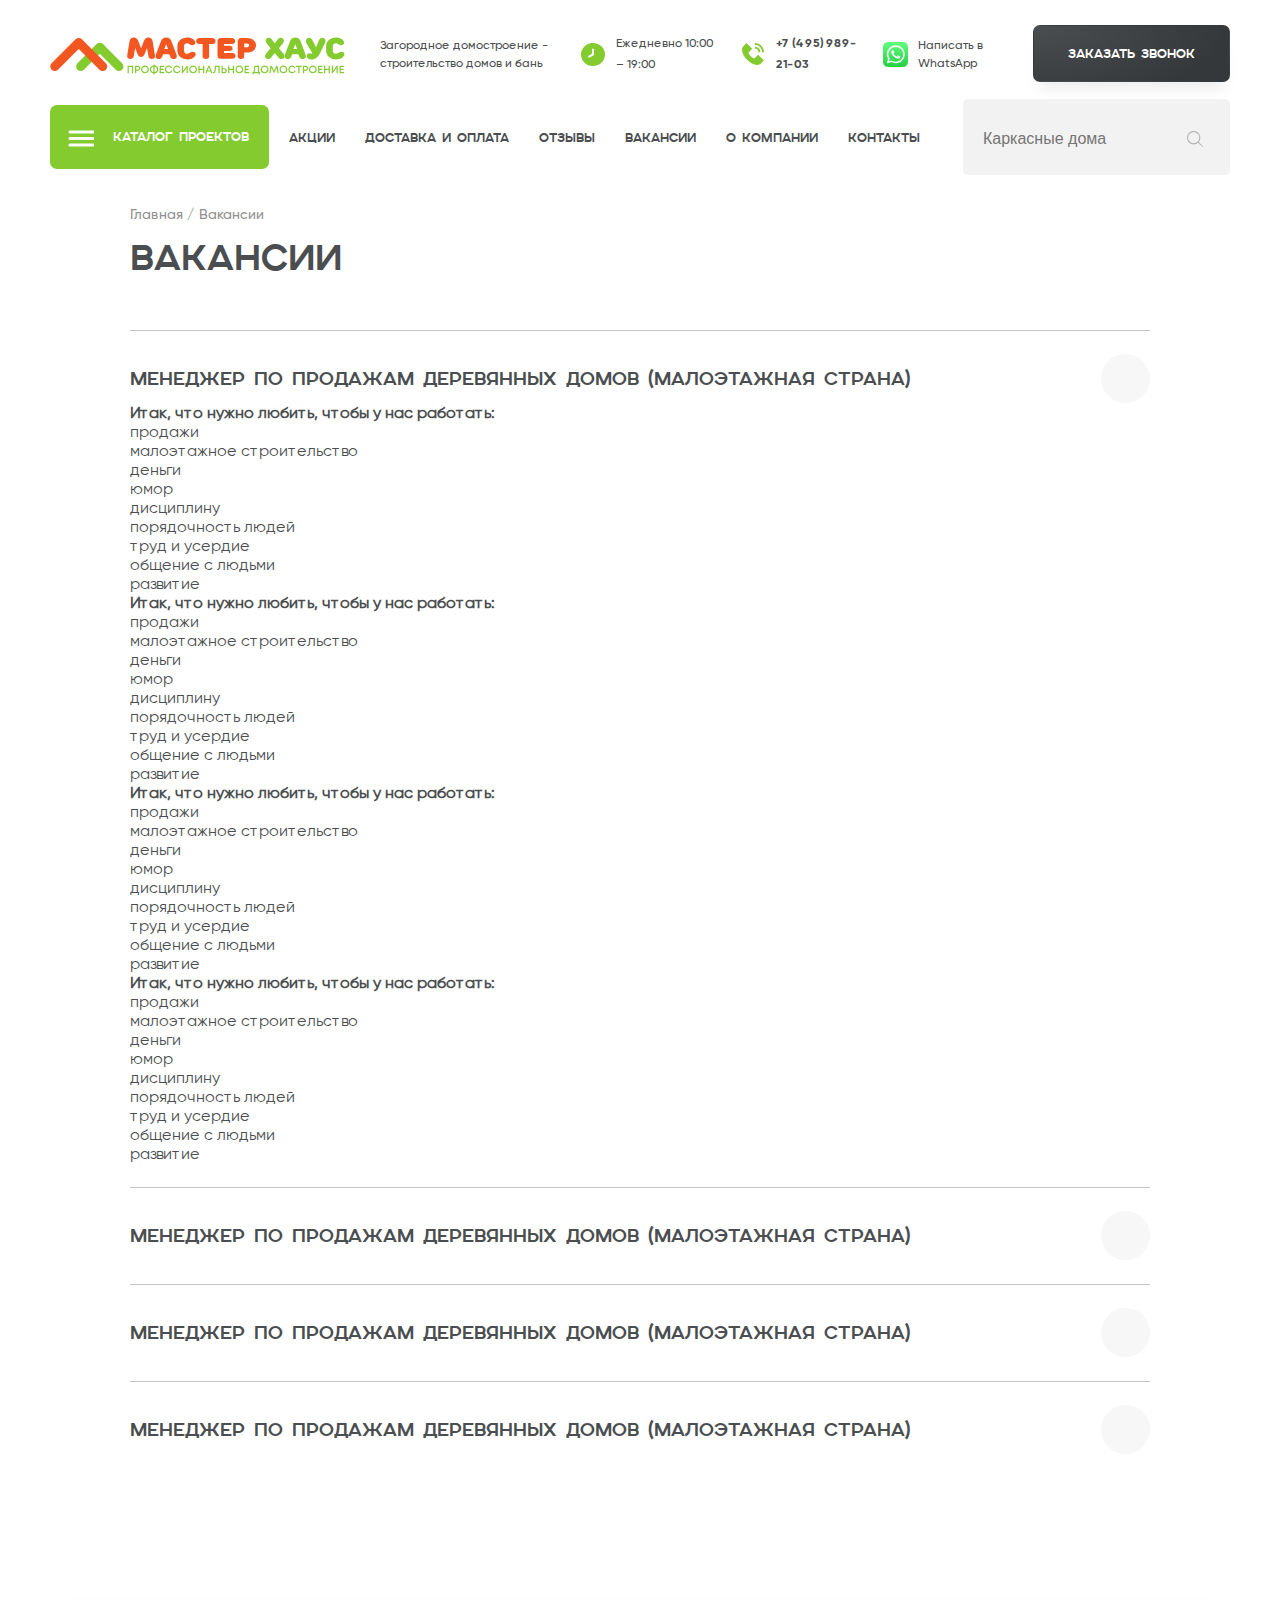
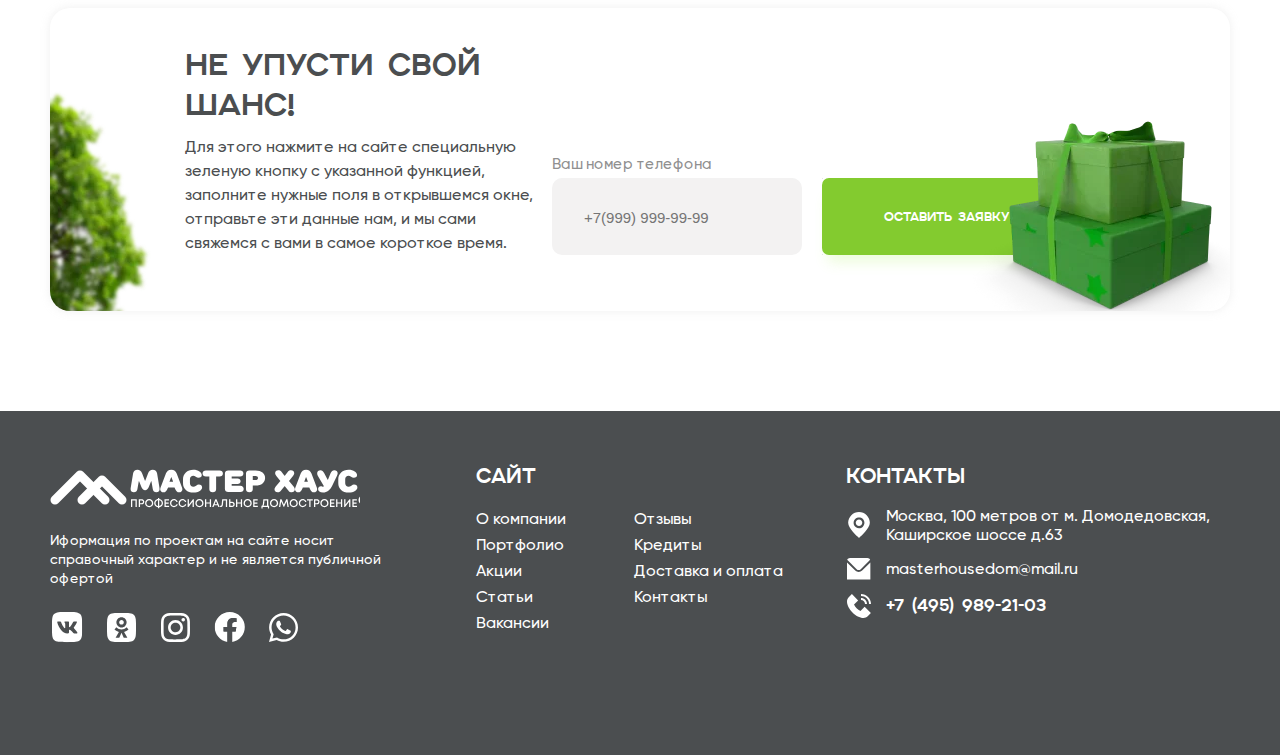
<file: vacancy.html>
<!DOCTYPE html>
<html lang="en">
<head>
  <meta charset="UTF-8">
  <meta name="viewport" content="width=device-width, initial-scale=1" />
  <title>Главная</title>
  <link rel="stylesheet" href="css/owl.carousel.min.css">
  <link rel="stylesheet" href="css/owl.theme.default.min.css">
  <link rel="stylesheet" href="css/style.css">
  <link rel="stylesheet" href="css/media.css">
</head>
<body>
<header>
  <div class="mobile-header dn">

    <a href="" class="header-logo"></a>
    <div class="df f-column a-center mobile-contact">
      <p>+7 (495) 989-21-03</p>
      <a href="">Заказать звонок</a>
    </div>
    <div class="mobile-header-right">
      <form action="" class="df pr a-center">
        <input type="text" class="search dn" placeholder="Каркасные дома">
        <button class="search-btn btn-clear"></button>
        <button class="dn close-search"></button>
      </form>
      <button class="btn-clear burger-btn"></button>
      <button class="btn-clear burger-btn-close dn"></button>
    </div>
  </div>
  <div class="header-content">
    <div class="navbar-top df j-spc-btw">
      <div class="navbar-left df a-center">
        <a href="" class="navbar-logo"></a>
        <p class="navbar-left-text">Загородное домостроение - строительство домов и бань</p>
      </div>

      <div class="navbar-right df">
        <p class="navbar-working-time">Ежедневно 10:00 – 19:00</p>
        <a class="navbar-tel" href="tel:+7 (495) 989-21-03">+7 (495) 989-21-03</a>
        <a class="navbar-whatsapp" href="">Написать в WhatsApp</a>
        <form action="" class="df">
          <label for="" class="dn">Ваш номер телефона</label>
          <input type="text" class="call-input dn">
          <button class="btn-clear btn btn-gray btn-call">заказать звонок</button>
        </form>

      </div>

    </div>
    <nav class="df a-center j-spc-btw ">
      <ul class="header-menu df a-center">
        <li class="header-menu-item menu-catalog">
          <a href="" class="header-menu-link">Каталог проектов</a>
        </li>
        <li class="header-menu-item menu-catalog">
          <a href="" class="header-menu-link">Акции</a>
        </li>
        <li class="header-menu-item menu-catalog">
          <a href="" class="header-menu-link">Доставка и оплата</a>
        </li>
        <li class="header-menu-item menu-catalog">
          <a href="" class="header-menu-link">Отзывы</a>
        </li>
        <li class="header-menu-item menu-catalog">
          <a href="" class="header-menu-link">Вакансии</a>
        </li>
        <li class="header-menu-item menu-catalog">
          <a href="" class="header-menu-link">О компании</a>
        </li>
        <li class="header-menu-item menu-catalog">
          <a href="" class="header-menu-link">Контакты</a>
        </li>

      </ul>

      <form action="" class="df pr a-center header-search-form">
        <input type="text" class="search" placeholder="Каркасные дома">
        <button class="search-btn btn-clear"></button>
      </form>

    </nav>
  </div>

</header>
<main>
  <section class="vacancy">
    <div class="content">
      <ul class="breadcrumbs df">
        <li class="breadcrumbs-item"><a href="">Главная /</a></li>
        <li  class="breadcrumbs-item">Вакансии</li>
      </ul>
     <h4 class="section-title">Вакансии</h4>
      <div class="accordion">
        <div class="accordion-item">
          <div class="accordion-title df j-spc-btw a-center">
            <h4>Менеджер по продажам деревянных домов (Малоэтажная страна)</h4>
            <button class="btn-clear accordion-btn"></button>
          </div>
          <div class="accordion-content accordion-opened">
            <h4>Итак, что нужно любить, чтобы у нас работать:</h4>
            <ul>
              <li> продажи</li>
              <li> малоэтажное строительство</li>
              <li> деньги</li>
              <li> юмор</li>
              <li> дисциплину</li>
              <li> порядочность людей</li>
              <li> труд и усердие</li>
              <li> общение с людьми</li>
              <li>развитие</li>
            </ul>
            <h4>Итак, что нужно любить, чтобы у нас работать:</h4>
            <ul>
              <li> продажи</li>
              <li> малоэтажное строительство</li>
              <li> деньги</li>
              <li> юмор</li>
              <li> дисциплину</li>
              <li> порядочность людей</li>
              <li> труд и усердие</li>
              <li> общение с людьми</li>
              <li>развитие</li>
            </ul>
            <h4>Итак, что нужно любить, чтобы у нас работать:</h4>
            <ul>
              <li> продажи</li>
              <li> малоэтажное строительство</li>
              <li> деньги</li>
              <li> юмор</li>
              <li> дисциплину</li>
              <li> порядочность людей</li>
              <li> труд и усердие</li>
              <li> общение с людьми</li>
              <li>развитие</li>
            </ul>
            <h4>Итак, что нужно любить, чтобы у нас работать:</h4>
            <ul>
              <li> продажи</li>
              <li> малоэтажное строительство</li>
              <li> деньги</li>
              <li> юмор</li>
              <li> дисциплину</li>
              <li> порядочность людей</li>
              <li> труд и усердие</li>
              <li> общение с людьми</li>
              <li>развитие</li>
            </ul>
          </div>
        </div>
        <div class="accordion-item">
          <div class="accordion-title df j-spc-btw a-center">
            <h4>Менеджер по продажам деревянных домов (Малоэтажная страна)</h4>
            <button class="btn-clear accordion-btn"></button>
          </div>
          <div class="accordion-content accordion-closed">
            <h4>Итак, что нужно любить, чтобы у нас работать:</h4>
            <ul>
              <li> продажи</li>
              <li> малоэтажное строительство</li>
              <li> деньги</li>
              <li> юмор</li>
              <li> дисциплину</li>
              <li> порядочность людей</li>
              <li> труд и усердие</li>
              <li> общение с людьми</li>
              <li>развитие</li>
            </ul>
            <h4>Итак, что нужно любить, чтобы у нас работать:</h4>
            <ul>
              <li> продажи</li>
              <li> малоэтажное строительство</li>
              <li> деньги</li>
              <li> юмор</li>
              <li> дисциплину</li>
              <li> порядочность людей</li>
              <li> труд и усердие</li>
              <li> общение с людьми</li>
              <li>развитие</li>
            </ul>
            <h4>Итак, что нужно любить, чтобы у нас работать:</h4>
            <ul>
              <li> продажи</li>
              <li> малоэтажное строительство</li>
              <li> деньги</li>
              <li> юмор</li>
              <li> дисциплину</li>
              <li> порядочность людей</li>
              <li> труд и усердие</li>
              <li> общение с людьми</li>
              <li>развитие</li>
            </ul>
            <h4>Итак, что нужно любить, чтобы у нас работать:</h4>
            <ul>
              <li> продажи</li>
              <li> малоэтажное строительство</li>
              <li> деньги</li>
              <li> юмор</li>
              <li> дисциплину</li>
              <li> порядочность людей</li>
              <li> труд и усердие</li>
              <li> общение с людьми</li>
              <li>развитие</li>
            </ul>
          </div>
        </div>

        <div class="accordion-item">
          <div class="accordion-title df j-spc-btw a-center">
            <h4>Менеджер по продажам деревянных домов (Малоэтажная страна)</h4>
            <button class="btn-clear accordion-btn"></button>
          </div>
          <div class="accordion-content accordion-closed">
            <h4>Итак, что нужно любить, чтобы у нас работать:</h4>
            <ul>
              <li> продажи</li>
              <li> малоэтажное строительство</li>
              <li> деньги</li>
              <li> юмор</li>
              <li> дисциплину</li>
              <li> порядочность людей</li>
              <li> труд и усердие</li>
              <li> общение с людьми</li>
              <li>развитие</li>
            </ul>
            <h4>Итак, что нужно любить, чтобы у нас работать:</h4>
            <ul>
              <li> продажи</li>
              <li> малоэтажное строительство</li>
              <li> деньги</li>
              <li> юмор</li>
              <li> дисциплину</li>
              <li> порядочность людей</li>
              <li> труд и усердие</li>
              <li> общение с людьми</li>
              <li>развитие</li>
            </ul>
            <h4>Итак, что нужно любить, чтобы у нас работать:</h4>
            <ul>
              <li> продажи</li>
              <li> малоэтажное строительство</li>
              <li> деньги</li>
              <li> юмор</li>
              <li> дисциплину</li>
              <li> порядочность людей</li>
              <li> труд и усердие</li>
              <li> общение с людьми</li>
              <li>развитие</li>
            </ul>
            <h4>Итак, что нужно любить, чтобы у нас работать:</h4>
            <ul>
              <li> продажи</li>
              <li> малоэтажное строительство</li>
              <li> деньги</li>
              <li> юмор</li>
              <li> дисциплину</li>
              <li> порядочность людей</li>
              <li> труд и усердие</li>
              <li> общение с людьми</li>
              <li>развитие</li>
            </ul>
          </div>
        </div>

        <div class="accordion-item">
          <div class="accordion-title df j-spc-btw a-center">
            <h4>Менеджер по продажам деревянных домов (Малоэтажная страна)</h4>
            <button class="btn-clear accordion-btn"></button>
          </div>
          <div class="accordion-content accordion-closed">
            <h4>Итак, что нужно любить, чтобы у нас работать:</h4>
            <ul>
              <li> продажи</li>
              <li> малоэтажное строительство</li>
              <li> деньги</li>
              <li> юмор</li>
              <li> дисциплину</li>
              <li> порядочность людей</li>
              <li> труд и усердие</li>
              <li> общение с людьми</li>
              <li>развитие</li>
            </ul>
            <h4>Итак, что нужно любить, чтобы у нас работать:</h4>
            <ul>
              <li> продажи</li>
              <li> малоэтажное строительство</li>
              <li> деньги</li>
              <li> юмор</li>
              <li> дисциплину</li>
              <li> порядочность людей</li>
              <li> труд и усердие</li>
              <li> общение с людьми</li>
              <li>развитие</li>
            </ul>
            <h4>Итак, что нужно любить, чтобы у нас работать:</h4>
            <ul>
              <li> продажи</li>
              <li> малоэтажное строительство</li>
              <li> деньги</li>
              <li> юмор</li>
              <li> дисциплину</li>
              <li> порядочность людей</li>
              <li> труд и усердие</li>
              <li> общение с людьми</li>
              <li>развитие</li>
            </ul>
            <h4>Итак, что нужно любить, чтобы у нас работать:</h4>
            <ul>
              <li> продажи</li>
              <li> малоэтажное строительство</li>
              <li> деньги</li>
              <li> юмор</li>
              <li> дисциплину</li>
              <li> порядочность людей</li>
              <li> труд и усердие</li>
              <li> общение с людьми</li>
              <li>развитие</li>
            </ul>
          </div>
        </div>

      </div>
    </div>
  </section>
  <section class="why-us">
    <div class="content">

      <div class="leave-request leave-request-promotion df">
        <div class="request-left">
          <h4 class="request-title">Не упусти свой шанс!</h4>
          <p class="request-text">Для этого нажмите на сайте специальную зеленую кнопку с указанной функцией, заполните нужные поля в открывшемся окне, отправьте эти данные нам, и мы сами свяжемся с вами в самое короткое время.</p>
        </div>
        <div class="request-right">
          <form action="" class="df request-form">
            <div class="df f-column">
              <label for="tel">Ваш номер телефона</label>
              <input type="tel" placeholder="+7(999) 999-99-99" id="tel" name="tel">
            </div>
            <div class="df f-column">
              <button class="btn btn-clear btn-green ">Оставить заявку</button>
            </div>
          </form>
        </div>
      </div>
    </div>
  </section>

</main>
<footer class="df j-spc-btw">
  <div class="footer-left df f-column">
    <a href="" class="footer-logo"></a>
    <p class="footer-text">Иформация по проектам на сайте носит справочный характер и не является публичной офертой</p>
    <ul class="footer-social df">
      <li class="social-item">
        <a href="" class="vk"></a>
      </li>
      <li class="social-item">
        <a href="" class="ok"></a>
      </li>
      <li class="social-item">
        <a href="" class="instagram"></a>
      </li>
      <li class="social-item">
        <a href="" class="fb"></a>
      </li>
      <li class="social-item">
        <a href="" class="whatsapp"></a>
      </li>
    </ul>
  </div>
  <div class="footer-mid">
    <h4 class="footer-title">сАЙТ</h4>
    <ul class="footer-menu df fw f-column">
      <li><a href="">О компании</a></li>
      <li><a href="">Портфолио</a></li>
      <li><a href="">Акции</a></li>
      <li><a href="">Статьи</a></li>
      <li><a href="">Вакансии</a></li>
      <li><a href="">Отзывы</a></li>
      <li><a href="">Кредиты</a></li>
      <li><a href="">Доставка и оплата</a></li>
      <li><a href="">Контакты</a></li>
    </ul>
  </div>
  <div class="footer-right">
    <h4 class="footer-title">кОНТАКТЫ</h4>
    <div class="contact-info df f-column">
      <p class="address">Москва, 100 метров от м. Домодедовская, Каширское шоссе д.63</p>
      <a href="mailto:masterhousedom@mail.ru" class="email">masterhousedom@mail.ru</a>
      <a href="tel:+7 (495) 989-21-03" class="tel">+7 (495) 989-21-03</a>
    </div>
  </div>

</footer>
<script src="js/jquery-3.7.1.min.js"></script>
<script src="js/owl.carousel.min.js"></script>
<script src="js/main.js"></script>
</body>
</html>
</file>
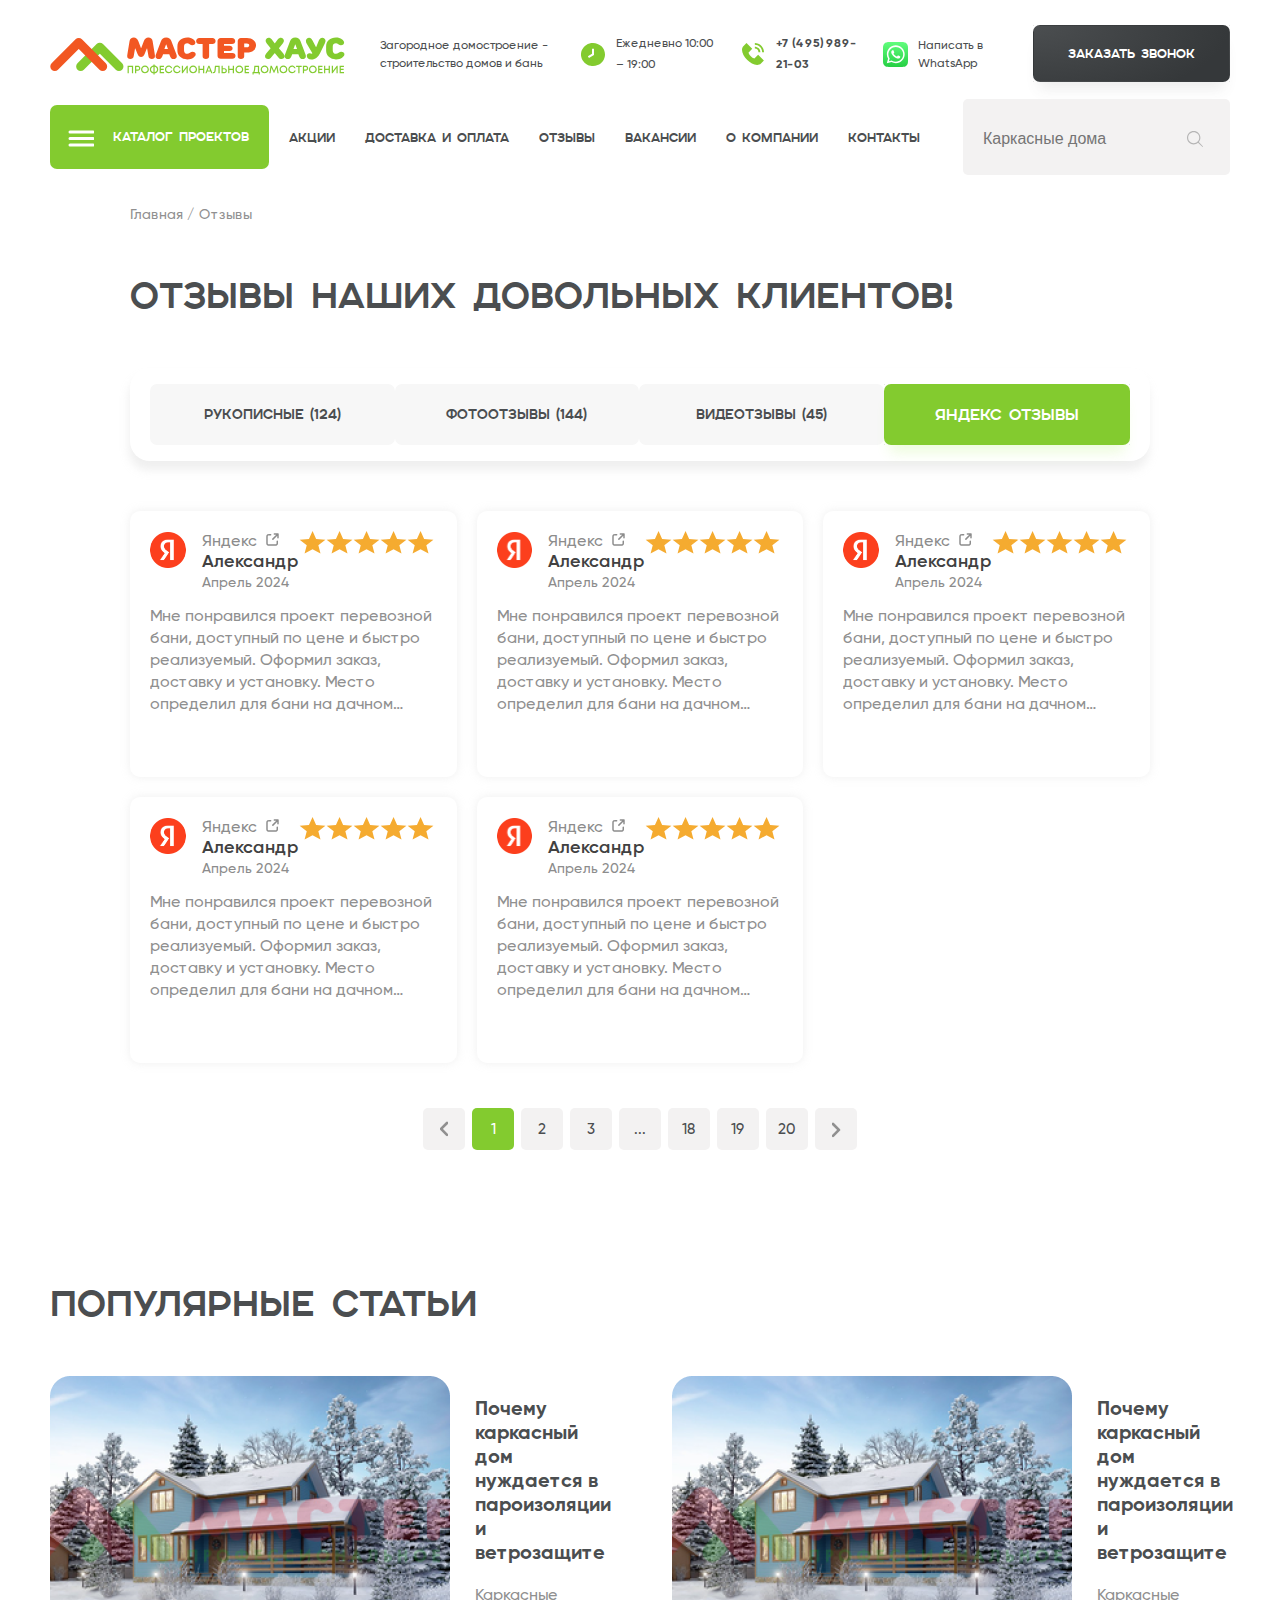
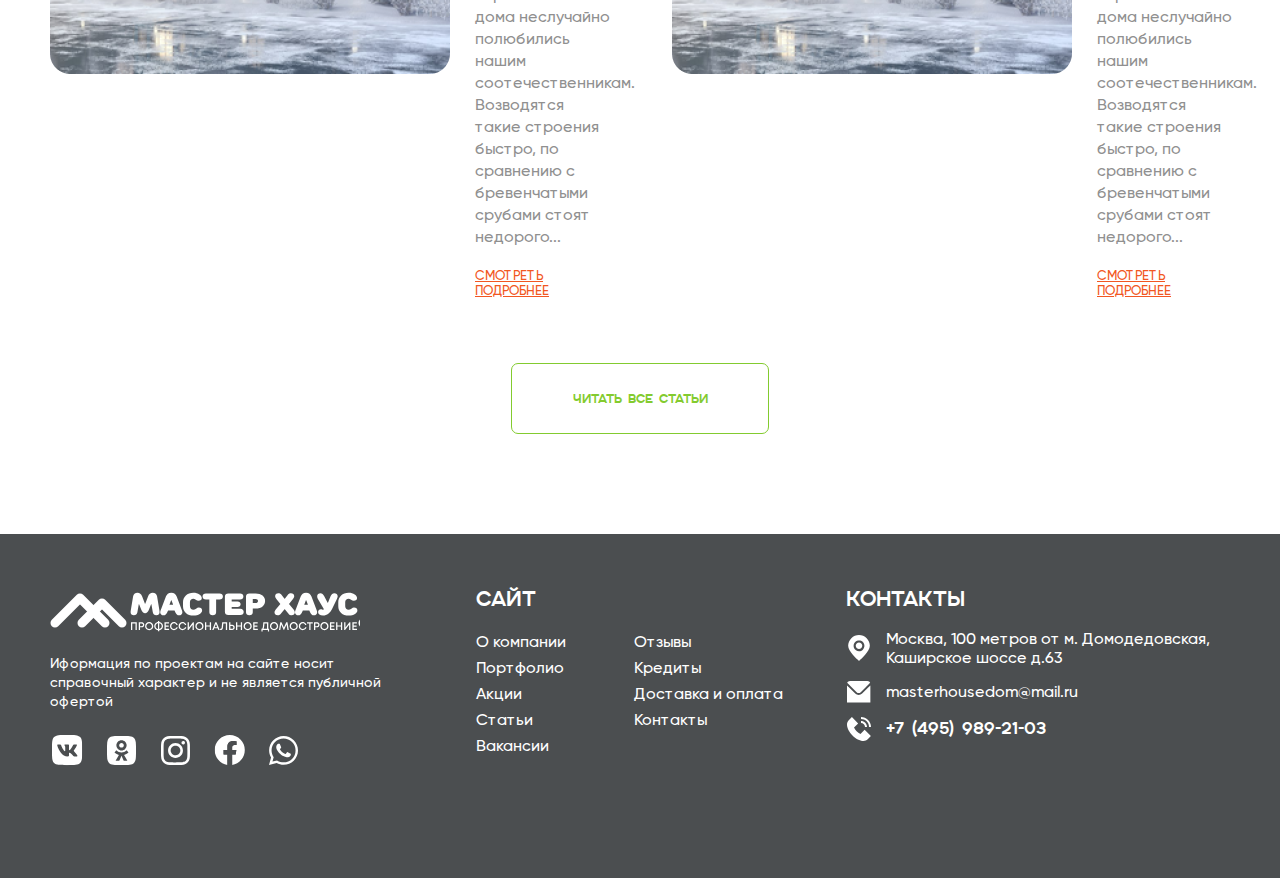
<file: yandex-review.html>
<!DOCTYPE html>
<html lang="en">
<head>
    <meta charset="UTF-8">
    <meta name="viewport" content="width=device-width, initial-scale=1" />
    <title>Главная</title>
    <link rel="stylesheet" href="css/owl.carousel.min.css">
    <link rel="stylesheet" href="css/owl.theme.default.min.css">
    <link rel="stylesheet" href="css/style.css">
    <link rel="stylesheet" href="css/media.css">
</head>
<body>
<header>
    <div class="mobile-header dn">

        <a href="" class="header-logo"></a>
        <div class="df f-column a-center mobile-contact">
            <p>+7 (495) 989-21-03</p>
            <a href="">Заказать звонок</a>
        </div>
        <div class="mobile-header-right">
            <form action="" class="df pr a-center">
                <input type="text" class="search dn" placeholder="Каркасные дома">
                <button class="search-btn btn-clear"></button>
                <button class="dn close-search"></button>
            </form>
            <button class="btn-clear burger-btn"></button>
            <button class="btn-clear burger-btn-close dn"></button>
        </div>
    </div>
    <div class="header-content">
        <div class="navbar-top df j-spc-btw">
            <div class="navbar-left df a-center">
                <a href="" class="navbar-logo"></a>
                <p class="navbar-left-text">Загородное домостроение - строительство домов и бань</p>
            </div>

            <div class="navbar-right df">
                <p class="navbar-working-time">Ежедневно 10:00 – 19:00</p>
                <a class="navbar-tel" href="tel:+7 (495) 989-21-03">+7 (495) 989-21-03</a>
                <a class="navbar-whatsapp" href="">Написать в WhatsApp</a>
                <form action="" class="df">
                    <label for="" class="dn">Ваш номер телефона</label>
                    <input type="text" class="call-input dn">
                    <button class="btn-clear btn btn-gray btn-call">заказать звонок</button>
                </form>

            </div>

        </div>
        <nav class="df a-center j-spc-btw ">
            <ul class="header-menu df a-center">
                <li class="header-menu-item menu-catalog">
                    <a href="" class="header-menu-link">Каталог проектов</a>
                </li>
                <li class="header-menu-item menu-catalog">
                    <a href="" class="header-menu-link">Акции</a>
                </li>
                <li class="header-menu-item menu-catalog">
                    <a href="" class="header-menu-link">Доставка и оплата</a>
                </li>
                <li class="header-menu-item menu-catalog">
                    <a href="" class="header-menu-link">Отзывы</a>
                </li>
                <li class="header-menu-item menu-catalog">
                    <a href="" class="header-menu-link">Вакансии</a>
                </li>
                <li class="header-menu-item menu-catalog">
                    <a href="" class="header-menu-link">О компании</a>
                </li>
                <li class="header-menu-item menu-catalog">
                    <a href="" class="header-menu-link">Контакты</a>
                </li>

            </ul>

            <form action="" class="df pr a-center header-search-form">
                <input type="text" class="search" placeholder="Каркасные дома">
                <button class="search-btn btn-clear"></button>
            </form>

        </nav>
    </div>

</header>
<main>
    <section class="review-page">
        <div class="content">
            <ul class="breadcrumbs df">
                <li class="breadcrumbs-item"><a href="">Главная /</a></li>
                <li  class="breadcrumbs-item">Отзывы</li>
            </ul>
            <div class="review-head df f-column">
                <h4 class="section-title">Отзывы наших довольных клиентов! </h4>
               <div class="review-action df j-spc-btw">
                   <a href="" class="btn btn-clear btn-white df a-center j-center">Рукописные (124)</a>
                   <a href="" class="btn btn-clear btn-white df a-center j-center">Фотоотзывы (144)</a>
                   <a href="" class="btn btn-clear btn-white df a-center j-center">Видеотзывы (45)</a>
                   <a href="" class="btn btn-clear btn-green df a-center j-center">Яндекс отзывы</a>
               </div>
            </div>
           <div class="review-list-content df f-wrap">
               <div class="review-item">
                   <div class="review-top df j-spc-btw">
                       <div class="review-user df">
                           <div class="review-img">
                               <img src="images/yandex.png" alt="yandex">
                           </div>
                           <div class="review-user-info">
                               <a href="" class="review-user-link">Яндекс</a>
                               <p class="review-user-name">Александр</p>
                               <p class="review-date">Апрель 2024</p>
                           </div>
                       </div>
                       <div class="review-stars df">
                           <span class="star-full"></span>
                           <span class="star-full"></span>
                           <span class="star-full"></span>
                           <span class="star-full"></span>
                           <span class="star-full"></span>
                       </div>
                   </div>
                   <div class="review-bottom">
                       <p>Мне понравился проект перевозной бани, доступный по цене и быстро реализуемый. Оформил заказ, доставку и установку. Место определил для бани на дачном участке. Сотрудники этой компании быстро справились с моей заявкой. Буквально, на днях, подписал акт приемки. Думаю, что в эти выходные опробую новую баню.</p>
                   </div>
               </div>
               <div class="review-item">
                   <div class="review-top df j-spc-btw">
                       <div class="review-user df">
                           <div class="review-img">
                               <img src="images/yandex.png" alt="yandex">
                           </div>
                           <div class="review-user-info">
                               <a href="" class="review-user-link">Яндекс</a>
                               <p class="review-user-name">Александр</p>
                               <p class="review-date">Апрель 2024</p>
                           </div>
                       </div>
                       <div class="review-stars df">
                           <span class="star-full"></span>
                           <span class="star-full"></span>
                           <span class="star-full"></span>
                           <span class="star-full"></span>
                           <span class="star-full"></span>
                       </div>
                   </div>
                   <div class="review-bottom">
                       <p>Мне понравился проект перевозной бани, доступный по цене и быстро реализуемый. Оформил заказ, доставку и установку. Место определил для бани на дачном участке. Сотрудники этой компании быстро справились с моей заявкой. Буквально, на днях, подписал акт приемки. Думаю, что в эти выходные опробую новую баню.</p>
                   </div>
               </div>
               <div class="review-item">
                   <div class="review-top df j-spc-btw">
                       <div class="review-user df">
                           <div class="review-img">
                               <img src="images/yandex.png" alt="yandex">
                           </div>
                           <div class="review-user-info">
                               <a href="" class="review-user-link">Яндекс</a>
                               <p class="review-user-name">Александр</p>
                               <p class="review-date">Апрель 2024</p>
                           </div>
                       </div>
                       <div class="review-stars df">
                           <span class="star-full"></span>
                           <span class="star-full"></span>
                           <span class="star-full"></span>
                           <span class="star-full"></span>
                           <span class="star-full"></span>
                       </div>
                   </div>
                   <div class="review-bottom">
                       <p>Мне понравился проект перевозной бани, доступный по цене и быстро реализуемый. Оформил заказ, доставку и установку. Место определил для бани на дачном участке. Сотрудники этой компании быстро справились с моей заявкой. Буквально, на днях, подписал акт приемки. Думаю, что в эти выходные опробую новую баню.</p>
                   </div>
               </div>
               <div class="review-item">
                   <div class="review-top df j-spc-btw">
                       <div class="review-user df">
                           <div class="review-img">
                               <img src="images/yandex.png" alt="yandex">
                           </div>
                           <div class="review-user-info">
                               <a href="" class="review-user-link">Яндекс</a>
                               <p class="review-user-name">Александр</p>
                               <p class="review-date">Апрель 2024</p>
                           </div>
                       </div>
                       <div class="review-stars df">
                           <span class="star-full"></span>
                           <span class="star-full"></span>
                           <span class="star-full"></span>
                           <span class="star-full"></span>
                           <span class="star-full"></span>
                       </div>
                   </div>
                   <div class="review-bottom">
                       <p>Мне понравился проект перевозной бани, доступный по цене и быстро реализуемый. Оформил заказ, доставку и установку. Место определил для бани на дачном участке. Сотрудники этой компании быстро справились с моей заявкой. Буквально, на днях, подписал акт приемки. Думаю, что в эти выходные опробую новую баню.</p>
                   </div>
               </div>
               <div class="review-item">
                   <div class="review-top df j-spc-btw">
                       <div class="review-user df">
                           <div class="review-img">
                               <img src="images/yandex.png" alt="yandex">
                           </div>
                           <div class="review-user-info">
                               <a href="" class="review-user-link">Яндекс</a>
                               <p class="review-user-name">Александр</p>
                               <p class="review-date">Апрель 2024</p>
                           </div>
                       </div>
                       <div class="review-stars df">
                           <span class="star-full"></span>
                           <span class="star-full"></span>
                           <span class="star-full"></span>
                           <span class="star-full"></span>
                           <span class="star-full"></span>
                       </div>
                   </div>
                   <div class="review-bottom">
                       <p>Мне понравился проект перевозной бани, доступный по цене и быстро реализуемый. Оформил заказ, доставку и установку. Место определил для бани на дачном участке. Сотрудники этой компании быстро справились с моей заявкой. Буквально, на днях, подписал акт приемки. Думаю, что в эти выходные опробую новую баню.</p>
                   </div>
               </div>
           </div>
            <ul class="pagination df a-center j-center">
                <li class="pagination-item pagination-item-prev"><a href=""></a></li>
                <li class="pagination-item pagination-item-active "><a href="">1</a></li>
                <li class="pagination-item "><a href="">2</a></li>
                <li class="pagination-item "><a href="">3</a></li>
                <li class="pagination-item "><a href="">...</a></li>
                <li class="pagination-item "><a href="">18</a></li>
                <li class="pagination-item "><a href="">19</a></li>
                <li class="pagination-item "><a href="">20</a></li>
                <li class="pagination-item pagination-item-next"><a href=""></a></li>
            </ul>
        </div>
    </section>
    <section class="blog blog-review pr">
        <div class="content df f-column pr">
            <h2 class="section-title">популярные статьи</h2>
            <div class="blog-post-list df">
                <div class="blog-post df">
                    <div class="post-left">
                        <img src="images/post.png" alt="">
                    </div>
                    <div class="post-right df f-column">
                        <h4 class="post-title">Почему каркасный дом нуждается в пароизоляции и ветрозащите</h4>
                        <p class="post-text">Каркасные дома неслучайно полюбились нашим соотечественникам. Возводятся такие строения быстро, по сравнению с бревенчатыми срубами стоят недорого...</p>
                        <a href="" class="post-link">Смотреть подробнее</a>
                    </div>
                </div>
                <div class="blog-post df">
                    <div class="post-left">
                        <img src="images/post.png" alt="">
                    </div>
                    <div class="post-right df f-column">
                        <h4 class="post-title">Почему каркасный дом нуждается в пароизоляции и ветрозащите</h4>
                        <p class="post-text">Каркасные дома неслучайно полюбились нашим соотечественникам. Возводятся такие строения быстро, по сравнению с бревенчатыми срубами стоят недорого...</p>
                        <a href="" class="post-link">Смотреть подробнее</a>
                    </div>
                </div>
            </div>
            <a href="" class="btn btn-clear btn-green-outline">Читать все статьи</a>
        </div>
    </section>

</main>
<footer class="df j-spc-btw">
    <div class="footer-left df f-column">
        <a href="" class="footer-logo"></a>
        <p class="footer-text">Иформация по проектам на сайте носит справочный характер и не является публичной офертой</p>
        <ul class="footer-social df">
            <li class="social-item">
                <a href="" class="vk"></a>
            </li>
            <li class="social-item">
                <a href="" class="ok"></a>
            </li>
            <li class="social-item">
                <a href="" class="instagram"></a>
            </li>
            <li class="social-item">
                <a href="" class="fb"></a>
            </li>
            <li class="social-item">
                <a href="" class="whatsapp"></a>
            </li>
        </ul>
    </div>
    <div class="footer-mid">
        <h4 class="footer-title">сАЙТ</h4>
        <ul class="footer-menu df fw f-column">
            <li><a href="">О компании</a></li>
            <li><a href="">Портфолио</a></li>
            <li><a href="">Акции</a></li>
            <li><a href="">Статьи</a></li>
            <li><a href="">Вакансии</a></li>
            <li><a href="">Отзывы</a></li>
            <li><a href="">Кредиты</a></li>
            <li><a href="">Доставка и оплата</a></li>
            <li><a href="">Контакты</a></li>
        </ul>
    </div>
    <div class="footer-right">
        <h4 class="footer-title">кОНТАКТЫ</h4>
        <div class="contact-info df f-column">
            <p class="address">Москва, 100 метров от м. Домодедовская, Каширское шоссе д.63</p>
            <a href="mailto:masterhousedom@mail.ru" class="email">masterhousedom@mail.ru</a>
            <a href="tel:+7 (495) 989-21-03" class="tel">+7 (495) 989-21-03</a>
        </div>
    </div>

</footer>
<script src="js/jquery-3.7.1.min.js"></script>
<script src="js/owl.carousel.min.js"></script>
<script src="js/main.js"></script>
</body>
</html>
</file>
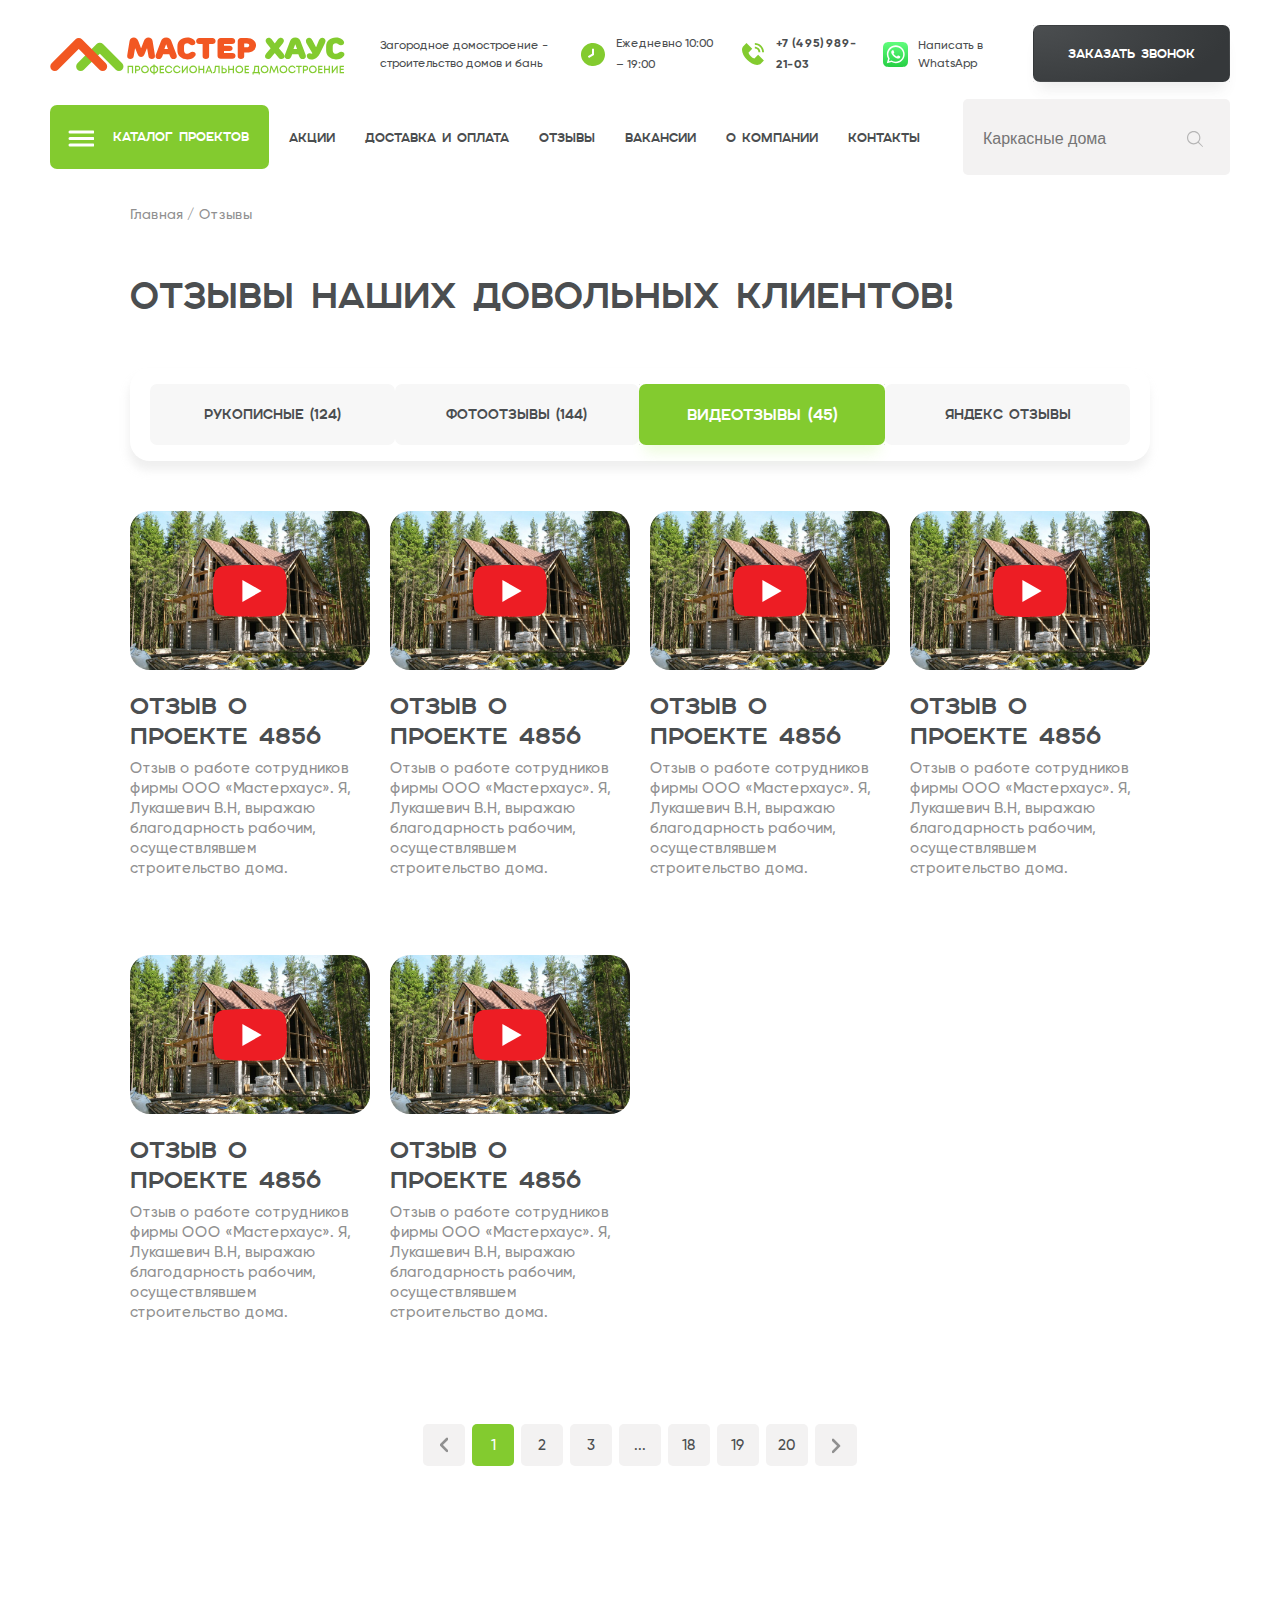
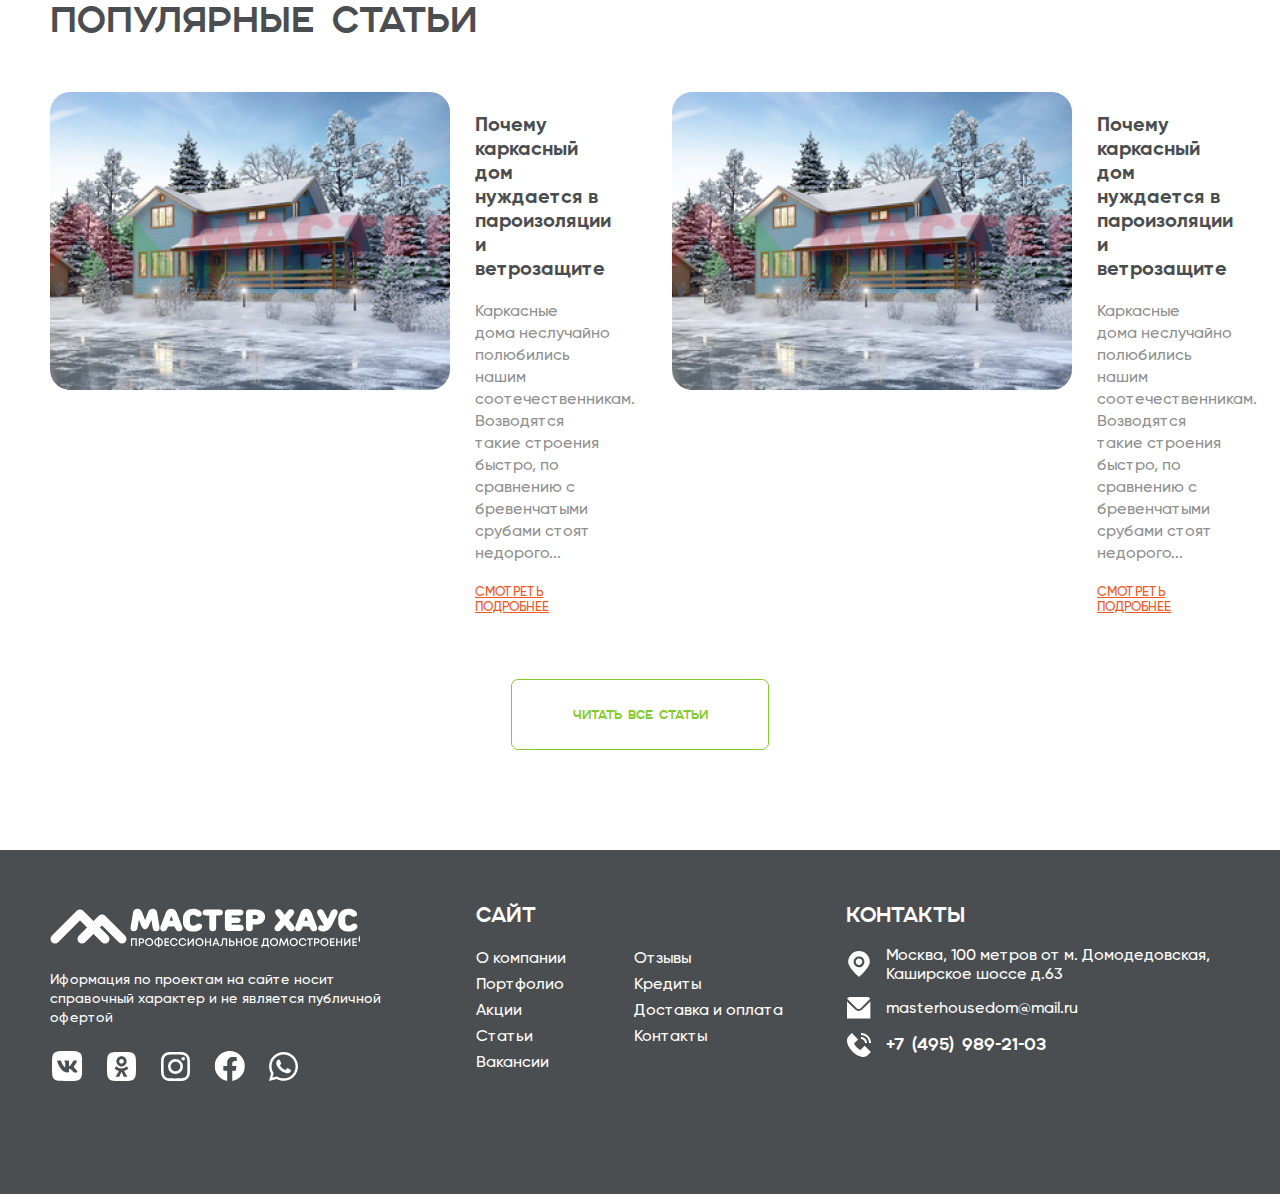
<file: youtube-review.html>
<!DOCTYPE html>
<html lang="en">
<head>
  <meta charset="UTF-8">
  <meta name="viewport" content="width=device-width, initial-scale=1" />
  <title>Главная</title>
  <link rel="stylesheet" href="css/owl.carousel.min.css">
  <link rel="stylesheet" href="css/owl.theme.default.min.css">
  <link rel="stylesheet" href="css/style.css">
  <link rel="stylesheet" href="css/media.css">
</head>
<body>
<header>
  <div class="mobile-header dn">

    <a href="" class="header-logo"></a>
    <div class="df f-column a-center mobile-contact">
      <p>+7 (495) 989-21-03</p>
      <a href="">Заказать звонок</a>
    </div>
    <div class="mobile-header-right">
      <form action="" class="df pr a-center">
        <input type="text" class="search dn" placeholder="Каркасные дома">
        <button class="search-btn btn-clear"></button>
        <button class="dn close-search"></button>
      </form>
      <button class="btn-clear burger-btn"></button>
      <button class="btn-clear burger-btn-close dn"></button>
    </div>
  </div>
  <div class="header-content">
    <div class="navbar-top df j-spc-btw">
      <div class="navbar-left df a-center">
        <a href="" class="navbar-logo"></a>
        <p class="navbar-left-text">Загородное домостроение - строительство домов и бань</p>
      </div>

      <div class="navbar-right df">
        <p class="navbar-working-time">Ежедневно 10:00 – 19:00</p>
        <a class="navbar-tel" href="tel:+7 (495) 989-21-03">+7 (495) 989-21-03</a>
        <a class="navbar-whatsapp" href="">Написать в WhatsApp</a>
        <form action="" class="df">
          <label for="" class="dn">Ваш номер телефона</label>
          <input type="text" class="call-input dn">
          <button class="btn-clear btn btn-gray btn-call">заказать звонок</button>
        </form>

      </div>

    </div>
    <nav class="df a-center j-spc-btw ">
      <ul class="header-menu df a-center">
        <li class="header-menu-item menu-catalog">
          <a href="" class="header-menu-link">Каталог проектов</a>
        </li>
        <li class="header-menu-item menu-catalog">
          <a href="" class="header-menu-link">Акции</a>
        </li>
        <li class="header-menu-item menu-catalog">
          <a href="" class="header-menu-link">Доставка и оплата</a>
        </li>
        <li class="header-menu-item menu-catalog">
          <a href="" class="header-menu-link">Отзывы</a>
        </li>
        <li class="header-menu-item menu-catalog">
          <a href="" class="header-menu-link">Вакансии</a>
        </li>
        <li class="header-menu-item menu-catalog">
          <a href="" class="header-menu-link">О компании</a>
        </li>
        <li class="header-menu-item menu-catalog">
          <a href="" class="header-menu-link">Контакты</a>
        </li>

      </ul>

      <form action="" class="df pr a-center header-search-form">
        <input type="text" class="search" placeholder="Каркасные дома">
        <button class="search-btn btn-clear"></button>
      </form>

    </nav>
  </div>

</header>
<main>
  <section class="review-page">
    <div class="content">
      <ul class="breadcrumbs df">
        <li class="breadcrumbs-item"><a href="">Главная /</a></li>
        <li  class="breadcrumbs-item">Отзывы</li>
      </ul>
      <div class="review-head df f-column">
        <h4 class="section-title">Отзывы наших довольных клиентов! </h4>
        <div class="review-action df j-spc-btw">
          <a href="" class="btn btn-clear btn-white df a-center j-center">Рукописные (124)</a>
          <a href="" class="btn btn-clear btn-white df a-center j-center">Фотоотзывы (144)</a>
          <a href="" class="btn btn-clear btn-green  df a-center j-center">Видеотзывы (45)</a>
          <a href="" class="btn btn-clear btn-white df a-center j-center">Яндекс отзывы</a>
        </div>
      </div>
      <div class="review-list-content df f-wrap">
        <div class="review-item review-item-youtube">

            <div class="review-video pr">
              <img src="images/youtube.png" alt="youtube">
            </div>
            <h4>отзыв о проекте 4856</h4>
            <p>Отзыв о работе сотрудников фирмы ООО
              «Мастерхаус». Я, Лукашевич В.Н, выражаю благодарность рабочим, осуществлявшем строительство дома.</p>


        </div>
        <div class="review-item review-item-youtube">

            <div class="review-video pr">
              <img src="images/youtube.png" alt="youtube">
            </div>
            <h4>отзыв о проекте 4856</h4>
            <p>Отзыв о работе сотрудников фирмы ООО
              «Мастерхаус». Я, Лукашевич В.Н, выражаю благодарность рабочим, осуществлявшем строительство дома.</p>

        </div>
        <div class="review-item review-item-youtube">

            <div class="review-video pr">
              <img src="images/youtube.png" alt="youtube">
            </div>
            <h4>отзыв о проекте 4856</h4>
            <p>Отзыв о работе сотрудников фирмы ООО
              «Мастерхаус». Я, Лукашевич В.Н, выражаю благодарность рабочим, осуществлявшем строительство дома.</p>

        </div>
        <div class="review-item review-item-youtube">

            <div class="review-video pr">
              <img src="images/youtube.png" alt="youtube">
            </div>
            <h4>отзыв о проекте 4856</h4>
            <p>Отзыв о работе сотрудников фирмы ООО
              «Мастерхаус». Я, Лукашевич В.Н, выражаю благодарность рабочим, осуществлявшем строительство дома.</p>

        </div>
        <div class="review-item review-item-youtube">

            <div class="review-video pr">
              <img src="images/youtube.png" alt="youtube">
            </div>
            <h4>отзыв о проекте 4856</h4>
            <p>Отзыв о работе сотрудников фирмы ООО
              «Мастерхаус». Я, Лукашевич В.Н, выражаю благодарность рабочим, осуществлявшем строительство дома.</p>

        </div>
        <div class="review-item review-item-youtube">

            <div class="review-video pr">
              <img src="images/youtube.png" alt="youtube">
            </div>
            <h4>отзыв о проекте 4856</h4>
            <p>Отзыв о работе сотрудников фирмы ООО
              «Мастерхаус». Я, Лукашевич В.Н, выражаю благодарность рабочим, осуществлявшем строительство дома.</p>
        </div>
      </div>
      <ul class="pagination df a-center j-center">
        <li class="pagination-item pagination-item-prev"><a href=""></a></li>
        <li class="pagination-item pagination-item-active "><a href="">1</a></li>
        <li class="pagination-item "><a href="">2</a></li>
        <li class="pagination-item "><a href="">3</a></li>
        <li class="pagination-item "><a href="">...</a></li>
        <li class="pagination-item "><a href="">18</a></li>
        <li class="pagination-item "><a href="">19</a></li>
        <li class="pagination-item "><a href="">20</a></li>
        <li class="pagination-item pagination-item-next"><a href=""></a></li>
      </ul>
    </div>
  </section>
  <section class="blog blog-review pr">
    <div class="content df f-column pr">
      <h2 class="section-title">популярные статьи</h2>
      <div class="blog-post-list df">
        <div class="blog-post df">
          <div class="post-left">
            <img src="images/post.png" alt="">
          </div>
          <div class="post-right df f-column">
            <h4 class="post-title">Почему каркасный дом нуждается в пароизоляции и ветрозащите</h4>
            <p class="post-text">Каркасные дома неслучайно полюбились нашим соотечественникам. Возводятся такие строения быстро, по сравнению с бревенчатыми срубами стоят недорого...</p>
            <a href="" class="post-link">Смотреть подробнее</a>
          </div>
        </div>
        <div class="blog-post df">
          <div class="post-left">
            <img src="images/post.png" alt="">
          </div>
          <div class="post-right df f-column">
            <h4 class="post-title">Почему каркасный дом нуждается в пароизоляции и ветрозащите</h4>
            <p class="post-text">Каркасные дома неслучайно полюбились нашим соотечественникам. Возводятся такие строения быстро, по сравнению с бревенчатыми срубами стоят недорого...</p>
            <a href="" class="post-link">Смотреть подробнее</a>
          </div>
        </div>
      </div>
      <a href="" class="btn btn-clear btn-green-outline">Читать все статьи</a>
    </div>
  </section>

</main>
<footer class="df j-spc-btw">
  <div class="footer-left df f-column">
    <a href="" class="footer-logo"></a>
    <p class="footer-text">Иформация по проектам на сайте носит справочный характер и не является публичной офертой</p>
    <ul class="footer-social df">
      <li class="social-item">
        <a href="" class="vk"></a>
      </li>
      <li class="social-item">
        <a href="" class="ok"></a>
      </li>
      <li class="social-item">
        <a href="" class="instagram"></a>
      </li>
      <li class="social-item">
        <a href="" class="fb"></a>
      </li>
      <li class="social-item">
        <a href="" class="whatsapp"></a>
      </li>
    </ul>
  </div>
  <div class="footer-mid">
    <h4 class="footer-title">сАЙТ</h4>
    <ul class="footer-menu df fw f-column">
      <li><a href="">О компании</a></li>
      <li><a href="">Портфолио</a></li>
      <li><a href="">Акции</a></li>
      <li><a href="">Статьи</a></li>
      <li><a href="">Вакансии</a></li>
      <li><a href="">Отзывы</a></li>
      <li><a href="">Кредиты</a></li>
      <li><a href="">Доставка и оплата</a></li>
      <li><a href="">Контакты</a></li>
    </ul>
  </div>
  <div class="footer-right">
    <h4 class="footer-title">кОНТАКТЫ</h4>
    <div class="contact-info df f-column">
      <p class="address">Москва, 100 метров от м. Домодедовская, Каширское шоссе д.63</p>
      <a href="mailto:masterhousedom@mail.ru" class="email">masterhousedom@mail.ru</a>
      <a href="tel:+7 (495) 989-21-03" class="tel">+7 (495) 989-21-03</a>
    </div>
  </div>

</footer>
<script src="js/jquery-3.7.1.min.js"></script>
<script src="js/owl.carousel.min.js"></script>
<script src="js/main.js"></script>
</body>
</html>
</file>
<file: css/style.css>
@font-face {
    font-family: 'Gilroy-Regular';
    src: url('../fonts/Gilroy-Regular.ttf');
    font-display: swap;
}

@font-face {
    font-family: 'Gilroy-Medium';
    src: url('../fonts/Gilroy-Medium.ttf');
    font-display: swap;
}
@font-face {
    font-family: 'Gilroy-SemiBold';
    src: url('../fonts/Gilroy-SemiBold.ttf');
    font-display: swap;
}
@font-face {
    font-family: 'Gilroy-Bold';
    src: url('../fonts/Gilroy-Bold.ttf');
    font-display: swap;
}
@font-face {
    font-family: 'Songersemiexpandedbold';
    src: url('../fonts/Songersemiexpandedbold.ttf');
    font-display: swap;
}

body{
    margin: 0;
    padding: 0;
    font-family: 'Gilroy-Regular', sans-serif;
    color: #4B4E50;

}
p,h1,h2,h3,h4{
    margin: 0;
    padding: 0;
}
div{
    box-sizing: border-box;
}
a{
    text-decoration: none;
}
img{
    max-width: 100%;
}
.df{
    display: flex;
}
.dn{
    display:none;
}
.j-center{
    justify-content: center;
}
.j-spc-btw{
    justify-content: space-between;
}
.a-center{
    align-items: center;
}
.f-column{
    flex-direction: column;
}
.f-wrap{
    flex-wrap: wrap;
}
.nowrap{
    white-space: nowrap;
}
ul{
    list-style: none;
    padding: 0;
    margin: 0;
}
.btn-clear{
    border: none;
    background: transparent;
    box-sizing: border-box;
}
input{
    background: #F3F2F2;
    color: #909090;
    border-radius: 5px;
    border: none;
}

.btn-gray{
    background: radial-gradient(100% 144.66% at 0% 0%, #4B4E50 0%, #35383A 100%) /* warning: gradient uses a rotation that is not supported by CSS and may not behave as expected */,
    linear-gradient(101.7deg, rgba(255, 255, 255, 0.2) 0%, rgba(255, 255, 255, 0.2) 21.5%, rgba(255, 255, 255, 0.28) 21.51%, rgba(255, 255, 255, 0) 45.14%);
    box-shadow: 0px 13.77px 13.77px -6.88px #4B4E501A;
    border: 0.69px solid;
    border-image-source: linear-gradient(180deg, rgba(255, 255, 255, 0.2) 0%, rgba(0, 0, 0, 0.2) 100%);
    color: #fff;
    font-size: 12px;
    font-weight: 700;
}

.btn-green{
    color: #fff;
    font-size: 15px;
    font-weight: 700;
    background: radial-gradient(103.26% 151.58% at -3.26% -6.82%, #83CB2F 0%, #83CB2F 100%) /* warning: gradient uses a rotation that is not supported by CSS and may not behave as expected */,
    linear-gradient(101.7deg, rgba(255, 255, 255, 0.2) 0%, rgba(255, 255, 255, 0.2) 21.5%, rgba(255, 255, 255, 0.28) 21.51%, rgba(255, 255, 255, 0) 45.14%);
    border: 0.69px solid;

    border-image-source: linear-gradient(180deg, rgba(255, 255, 255, 0.2) 0%, rgba(0, 0, 0, 0.2) 100%);
    box-shadow: 0px 13.77px 13.77px -6.88px #A2EE4833;

}

.btn-orange{
    background: radial-gradient(100% 144.66% at 0% 0%, #F25722 0%, #F56F40 100%) /* warning: gradient uses a rotation that is not supported by CSS and may not behave as expected */,
    linear-gradient(101.7deg, rgba(255, 255, 255, 0.2) 0%, rgba(255, 255, 255, 0.2) 21.5%, rgba(255, 255, 255, 0.28) 21.51%, rgba(255, 255, 255, 0) 45.14%);

    color: #FAFAFA;
    box-shadow: 0px 2.51px 0.54px 0px #F2572266;

}
.btn{
    padding: 20px 32px;
    border-radius: 7px;
    font-family: 'Songersemiexpandedbold', sans-serif;
}

header{
    padding: 25px 130px 31px;
}
.navbar-logo{
    width: 295px;
    height: 46px;
    background: url("../images/logo.svg");
}
.navbar-left{
    gap: 35px;
}
.navbar-left-text{
    font-size: 15px;
    line-height: 18px;
    color: #4B4E50;
    font-family: 'Gilroy-Medium', sans-serif;

    width: 268px;
}
.navbar-right{
    justify-content: flex-end;
    align-items: center;
}
.navbar-top{
    width: 100%;
    align-items: center;
    margin-bottom: 17px;
}
.navbar-whatsapp{
    margin-right: 77px;
    font-size: 15px;
    color: #4B4E50;
    font-weight: 500;
    font-family: 'Gilroy-Medium', sans-serif;
    line-height: 18px;
    position: relative;
    display: flex;
    align-items: center;
    padding-left: 36px;
}
.navbar-whatsapp:before{
    content: '';
    width: 26px;
    height: 26px;
    position: absolute;
    background-image: image-set(
            url("../images/Sprite2x.svg") 2x,
            url("../images/Sprite.svg") 1x
    );
    background-position: -356px -25px;
    left: 0;
}
.navbar-tel{
    margin-right: 60px;
    font-size: 16px;
    color: #4B4E50;
    font-weight: 700;
    line-height: 21px;
    position: relative;
    display: flex;
    align-items: center;
    padding-left: 36px;
    font-family: 'Gilroy-Bold', sans-serif;
}
.navbar-tel:before{
    content: '';
    width: 26px;
    height: 26px;
    position: absolute;
    background: url('../images/Sprite.svg');
    background-position: -385px -25px;
    left: 0;
}
.navbar-working-time{
    margin-right: 60px;
    font-size: 15px;
    color: #4B4E50;
    font-family: 'Gilroy-Medium', sans-serif;

    line-height: 21px;
    position: relative;
    display: flex;
    align-items: center;
    padding-left: 36px;
}
.navbar-working-time:before{
    content: '';
    width: 26px;
    height: 26px;
    position: absolute;
    background: url('../images/Sprite.svg');
    background-position: -414px -25px;
    left:0;
}
.btn-call{
    width: 197px;
    font-family: 'Songersemiexpandedbold',sans-serif;
    height: 57px;
    text-transform: uppercase;

}
.header-menu-link{
    font-size: 15px;
    font-family: 'Songersemiexpandedbold',sans-serif;
    line-height: 20px;
    text-transform: uppercase;
    color: #4B4E50;
}
.header-menu-item:first-child{
    margin-right: 42px;
    width: 252px;
    height: 64px;
    color: #fff;
    display: flex;
    align-items: center;
    background: radial-gradient(103.26% 151.58% at -3.26% -6.82%, #83CB2F 0%, #83CB2F 100%) /* warning: gradient uses a rotation that is not supported by CSS and may not behave as expected */,
    linear-gradient(101.7deg, rgba(255, 255, 255, 0.2) 0%, rgba(255, 255, 255, 0.2) 21.5%, rgba(255, 255, 255, 0.28) 21.51%, rgba(255, 255, 255, 0) 45.14%);
    border-radius: 7px;
}
.header-menu-item:first-child a{
    color: #fff;
    padding-left: 63px;
    position: relative;
    display: flex;
    align-items: center;
    width: 100%;
}
.header-menu-item:first-child a:before{
    content: '';
    width: 26px;
    height: 26px;
    position: absolute;
    background: url('../images/Sprite.svg');
    background-position: -326px -25px;
    left:18px;
}
.header-menu-item{
    margin-right: 45px;
}
.header-menu-item:last-child{
    margin-right: 39px;
}
.search{
    padding: 14px 40px 10px 20px;
    max-width: 344px;
    width: 100%;
    height: 52px;
    font-size: 16px;
    text-overflow: ellipsis;
}
.banner-title{
    font-size: 50px;
    font-family: 'Songersemiexpandedbold',sans-serif;
    line-height: 65px;
    max-width: 919px;
    margin-bottom: 38px;
}
.banner-left{
    padding-left: 130px;
    padding-top: 56px;
    position: relative;

}
.banner-left:after{
    content: '';
    width: 245px;
    height: 240px;
    background: url('../images/banner-leaf-left.webp') no-repeat;
    position: absolute;
    right: -200px;
    top: 50%;
    transform: translateY(-50%);

}
.banner-item{
    background: url('../images/banner.webp');
    background-size: cover;
    display: flex;
    height: 719px;
    justify-content: space-between;
}
.banner-item:before{
    content: '';
    width: 143px;
    height: 240px;
    position: absolute;
    background: url('../images/banner-leaf.webp') no-repeat;
}
.banner-text{
    max-width: 602px;
    width: 100%;
    border-radius: 12px;
    background: #fff;
    padding: 25px 159px 30px 27px;
    font-size: 16px;
    font-family: 'Songersemiexpandedbold',sans-serif;
    line-height: 24px;
    box-shadow: 0px 34px 10px 0px #C4C4C400;
    margin-bottom: 39px;
    position: relative;
    overflow: hidden;
    box-sizing: border-box;
}
.banner-text:after{
    content: "";
    position: absolute;
    width: 171px;
    height: 131px;
    right: 0;
    top: 0;
    background-image: image-set(
            url("../images/banner-text-bg-1x.webp") 1x,
            url("../images/banner-text-bg.webp") 2x);
    background-repeat: no-repeat ;
    background-position: right top;
    /*background:*/

    /*        url("../images/banner-text-bg.webp") no-repeat;*/
}
.banner-text span{
    color: #83CB2F;
    font-size: 19px;
}
.banner-btn{
    width: 302px;
    height: 79px;
    font-size: 14px;
    line-height: 18px;
    font-family: 'Songersemiexpandedbold',sans-serif;
    display: flex;
    align-items: center;
    justify-content: center;
}
.banner-right{
    max-width: 1130px;
    width: 100%;
    height: 719px;
    background-image: image-set(
            url("../images/banner-house.webp") 2x,
            url("../images/banner-house-1x.webp") 1x
    );
    background-repeat: no-repeat;
    background-size: contain;
    background-position: 50px bottom;
}
.owl-theme .owl-nav{
    margin-top: 32px;
    text-align: right;
    padding-right: 130px;
}
.owl-carousel .owl-nav button.owl-next, .owl-carousel .owl-nav button.owl-prev{
    background: #fff;
    width: 71px;
    height: 71px;
    border-radius: 9px;
    box-shadow: 0px 0 10px 3px #c4c4c40f;
}
.owl-carousel .owl-nav button.owl-prev span{
    text-indent: -99999px;
    background: url('../images/Sprite.svg');
    background-position: -237px -101px;
    width: 18px;
    height: 28px;
    display: block;
    text-align: center;
    margin: 0 auto;
}
.owl-carousel .owl-nav button.owl-prev:hover span{
    background-position: -269px -101px;

}
.owl-carousel .owl-nav button.owl-next span{
    text-indent: -99999px;
    background: url('../images/Sprite.svg');
    background-position: -252px -101px;
    width: 18px;
    height: 28px;
    display: block;
    text-align: center;
    margin: 0 auto;
}
.owl-carousel .owl-nav button.owl-next:hover span{
    background-position: -283px -101px;

}
.owl-carousel .owl-nav button.owl-next:hover, .owl-carousel .owl-nav button.owl-prev:hover{
    box-shadow: 0px 13.77px 13.77px -6.88px #A2EE4833;
    background: radial-gradient(103.26% 151.58% at -3.26% -6.82%, #83CB2F 0%, #83CB2F 100%) /* warning: gradient uses a rotation that is not supported by CSS and may not behave as expected */,
    linear-gradient(101.7deg, rgba(255, 255, 255, 0.2) 0%, rgba(255, 255, 255, 0.2) 21.5%, rgba(255, 255, 255, 0.28) 21.51%, rgba(255, 255, 255, 0) 45.14%);

}
.what-we-do{
    margin-top: 130px;
    padding: 0 130px ;
    margin-bottom: 130px;
}
.section-title{
    font-size: 35px;
    font-family: 'Songersemiexpandedbold', sans-serif;
    line-height: 46px;
    margin-bottom: 50px;
}
.house-list{
    gap:24px 20px;
    align-items: flex-end;
}
.house-item {
    width: calc((100% - 60px)/4);
}
.house-item p{
    text-align: center;
    font-family: 'Songersemiexpandedbold', sans-serif;
    font-size: 20px;
    line-height: 26px;
    margin-top: 29px;
    color: #4B4E50;
}
.house-item:hover p{
    color: #83CB2F;
}
.img-bg{
    position: relative;
    display: flex;
    justify-content: center;
}
.img-bg img{
    width: 100%;
}
.img-bg:before{
    content: '';
    position: absolute;
    width: 100%;
    height: 154px;
    background: #E1E1E1;
    border-radius: 20px;
    bottom: 0;
    z-index: -1;
}
.house-item:hover .img-bg:before{
    background: #83CB2F;
}
.top-sales{
    padding: 0 130px ;
    margin-bottom: 130px;
    position: relative;
}
.top-sale-list .owl-prev{
    position: absolute;
    left: -103px;
    top: 50%    ;
    transform: translateY(-50%);
}
.top-sale-list .owl-next{
    position: absolute;
    right: -103px;
    top: 50%    ;
    transform: translateY(-50%);
}

.top-sale-item{
    box-shadow: 0 0 10px #c4c4c447;
    border-radius: 20px;
    margin-bottom: 10px;
    margin-left: 1px;
    margin-right: 1px;
}
.top-sale-title{
    font-size: 20px;
    line-height: 26px;
    padding: 22px 22px 25px;
    font-family: 'Songersemiexpandedbold', sans-serif;
}
.top-sale-feature{
    font-size: 14px;
    width: 128px;
    color: #909090;
    font-family: 'Gilroy-Medium', sans-serif;
    padding-left: 39px;
    box-sizing: border-box;
    position: relative;
    display: flex;
    align-items: center;

}
.top-sale-feature:nth-child(2n){
    width: 161px;
}
.size:before{
    content: '';
    width: 27px;
    height: 26px;
    position: absolute;
    background: url("../images/Sprite.svg");
    background-position: -311px -54px;
    left: 0;
}
.area:before{
    content: '';
    width: 27px;
    height: 26px;
    position: absolute;
    background: url("../images/Sprite.svg");
    background-position: -341px -55px;
    left: 0;
}
.toilet:before{
    content: '';
    width: 27px;
    height: 26px;
    position: absolute;
    background: url("../images/Sprite.svg");
    background-position: -369px -54px;
    left: 0;
}
.bedroom:before{
    content: '';
    width: 27px;
    height: 26px;
    position: absolute;
    background: url("../images/Sprite.svg");
    background-position: -396px -54px;
    left: 0;
}
.floor:before{
    content: '';
    width: 27px;
    height: 26px;
    position: absolute;
    background: url("../images/Sprite.svg");
    background-position: -311px -83px;
    left: 0;
}
.time:before{
    content: '';
    width: 27px;
    height: 26px;
    position: absolute;
    background: url("../images/Sprite.svg");
    background-position: -340px -84px;
    left: 0;
}
.top-sale-feature span{
    color: #4B4E50;
    font-size: 15px;
    font-family: 'Gilroy-Bold', sans-serif;
}
.top-sale-features{
    padding-right: 22px;
    padding-left: 22px;
    row-gap: 22px;
    column-gap: 52px;
    margin-bottom: 25px;
}
.no-sale-price{
    color: #C6C6C6;
    font-family: 'Gilroy-Medium', sans-serif;
    font-size: 14px;
    line-height: 16px;
    margin-bottom: 8px;
    padding-left: 22px;
    display: flex;
    align-items: center;
    gap: 8px;
}
.no-sale-price span{
    font-size:15px;
    text-decoration: line-through;
}
.price{
    color: #909090;
    font-size: 14px;
    font-family: 'Gilroy-Medium', sans-serif;
    padding-left: 22px;
    margin-bottom: 8px;
    display: flex;
    align-items: center;
    gap: 32px;
}
.price span{
    color: #F25722;
    font-family: 'Gilroy-Bold', sans-serif;
    font-size: 23px;
    line-height: 27px;
}
.feature-price{
    color: #C6C6C6;
    font-family: 'Gilroy-Medium', sans-serif;
    font-size: 14px;
    line-height: 16px;
    margin-bottom: 22px;
    padding-left: 22px;
    display: flex;
    align-items: center;
    gap: 38px;
}
.feature-price span{
    color: #C6C6C6;
    font-family: 'Gilroy-Medium', sans-serif;
    font-size: 16px;
    line-height: 27px;
}
.see-more{
    max-width: 347px;
    width: 100%;
    height: 66px;
    font-family: 'Songersemiexpandedbold', sans-serif;
    font-size: 13px;
    display: flex;
    align-items: center;
    justify-content: center;
    margin-left: 22px;
    margin-bottom: 36px;
    margin-right: 31px;
}
.work-with-us{
    padding-left: 130px;
    padding-right: 130px;
    margin-bottom: 130px;
}
.work-with-us-info >div{
    width: calc(100%/3 );
    background: radial-gradient(50% 50% at 50% 50%, #A4E757 0%, #83CB2F 100%);
    height: 298px;
    padding: 35px 26px;
    position: relative;
}

.work-with-us-info >div:nth-child(2n){
    background: #fff;
}
.work-with-us-info >div > span{
    margin-top: auto;
    color: #A9DB6F;
    font-size: 80px;
    font-family: 'Songersemiexpandedbold', sans-serif;

}
.work-with-us-info >div:nth-child(2n) >span{
    color: #F3F3F3;
}
.work-with-us-info h2{
    color: #fff;
    font-size: 25px;
    font-family: 'Songersemiexpandedbold', sans-serif;
    margin-bottom: 10px;
}
.work-with-us-info p{
    font-size: 16px;
    font-family: 'Gilroy-Medium', sans-serif;
    color: #fff;
}
.work-with-us-info >div:nth-child(2n) h4{
    color: #4B4E50;
}
.work-with-us-info >div:nth-child(2n) p{
    color: #909090;
    max-width: 346px;
}
.work-with-us-info >div:nth-child(2n) p span{
    color: #83CB2F;
    font-family: 'Gilroy-Bold', sans-serif;
    text-decoration: underline;
}
.project:before{
    content: '';

    position: absolute;
    right: 0;
    bottom: 0;
    width: 382px;
    height: 298px;
    background-image: image-set(
            url("../images/01.webp") 2x,
            url("../images/01-1x.webp") 1x
    );
    background-repeat: no-repeat;
    background-size: contain;
    background-position: bottom;

}
.contract:before{
    content: '';
    background-image: image-set(
            url("../images/02.webp") 2x,
            url("../images/02-1x.webp") 1x
    );
    background-repeat: no-repeat;
    background-size: contain;
    background-position: bottom;
    position: absolute;
    right: 0;
    bottom: 0;
    width: 354px;
    height: 179px;
}
.shipping:before{
    content: '';
    background-image: image-set(
            url("../images/03.webp") 2x,
            url("../images/03-1x.webp") 1x
    );
    background-repeat: no-repeat;
    background-size: contain;
    background-position: bottom;
    position: absolute;
    right: 0;
    bottom: 0;
    width: 331px;
    height: 213px;
}
.house:before{
    content: '';
    background-image: image-set(
            url("../images/04.webp") 2x,
            url("../images/03-1x.webp") 1x
    );
    background-repeat: no-repeat;
    background-size: contain;
    background-position: bottom;
    position: absolute;
    right: 0;
    bottom: 0;
    width: 317px;
    height: 298px;
}
.delivery:before{
    content: '';
    background-image: image-set(
            url("../images/05.webp") 2x,
            url("../images/05-1x.webp") 1x
    );
    background-repeat: no-repeat;
    background-size: contain;
    background-position: bottom;
    position: absolute;
    right: 0;
    bottom: 0;
    width: 400px;
    height: 298px;
}
.request:before{
    content: '';
    background-image: image-set(
            url("../images/06.webp") 2x,
            url("../images/06-1x.webp") 1x
    );
    background-repeat: no-repeat;
    background-size: contain;
    background-position: bottom;
    position: absolute;
    right: 0;
    bottom: 0;
    width: 251px;
    height: 282px;
}
.request .btn{
    width: 242px;
    height: 73px;
    font-size: 12px;
    font-family: 'Songersemiexpandedbold', sans-serif;
    margin-top: 40px;
}
.review{
    padding-left: 130px;
    padding-right: 130px;
    margin-bottom: 130px;
}
.why-us{
    padding-left: 130px;
    padding-right: 130px;
    margin-bottom: 130px;
}
.why-us-list{
    gap: 20px;
    margin-bottom: 50px;
}
.why-us-item{
    width: calc((100% - 40px) / 3);
    height: 249px;
    background: #fff;
    border-radius: 20px;
    box-shadow: 0 0 10px #c4c4c447;
    padding: 25px;
    position: relative;
    overflow: hidden;
}
.why-us-item h2{
    font-family: 'Songersemiexpandedbold', sans-serif;
    font-size: 21px;
    line-height: 26px;
    margin-bottom: 14px;
    max-width: 248px;

}
.why-us-item p{
    font-family: 'Gilroy-Medium', sans-serif;
    font-size: 16px;
    line-height: 22px;
    margin-bottom: 14px;
    color: #A3A3A3;
    max-width: 248px;
}
.why-us-item:first-child:before{
    content: '';
    background-image: image-set(
            url("../images/why-us1.webp") 2x,
            url("../images/why-us1-1x.webp") 1x
    );
    background-repeat: no-repeat;
    background-size: contain;
    background-position: bottom;
    width: 319px;
    height: 249px;
    position: absolute;
    right: 0;
    bottom: 0;
}
.why-us-item:nth-child(2):before{
    content: '';
    background-image: image-set(
            url("../images/why-us2.webp") 2x,
            url("../images/why-us2-1x.webp") 1x
    );
    background-repeat: no-repeat;
    background-size: contain;
    background-position: bottom;
    width: 271px;
    height: 249px;
    position: absolute;
    right: 0;
    bottom: 0;
}
.why-us-item:nth-child(3):before{
    content: '';
    background-image: image-set(
            url("../images/why-us3.webp") 2x,
            url("../images/why-us3-1x.webp") 1x
    );
    background-repeat: no-repeat;
    background-size: contain;
    background-position: bottom;
    width: 284px;
    height: 249px;
    position: absolute;
    right: 0;
    bottom: 0;
}
.why-us-item:nth-child(4):before{
    content: '';
    background-image: image-set(
            url("../images/why-us4.webp") 2x,
            url("../images/why-us4-1x.webp") 1x
    );
    background-repeat: no-repeat;
    background-size: contain;
    background-position: bottom right;
    width: 351px;
    height: 249px;
    position: absolute;
    right: 0;
    bottom: 0;
}
.why-us-item:nth-child(5):before{
    content: '';
    background-image: image-set(
            url("../images/why-us5.webp") 2x,
            url("../images/why-us5-1x.webp") 1x
    );
    background-repeat: no-repeat;
    background-size: contain;
    background-position: bottom;
    width: 288px;
    height: 249px;
    position: absolute;
    right: 0;
    bottom: 0;
}
.why-us-item:nth-child(6):before{
    content: '';
    background-image: image-set(
            url("../images/why-us6.webp") 2x,
            url("../images/why-us6-1x.webp") 1x
    );
    background-repeat: no-repeat;
    background-size: contain;
    background-position: bottom;
    width: 337px;
    height: 249px;
    position: absolute;
    right: 0;
    bottom: 0;
}
.request-title{
    font-size: 30px;
    line-height: 40px;
    font-family: 'Songersemiexpandedbold', sans-serif;
    margin-bottom: 10px;
}
.request-text{
    font-family: 'Gilroy-Medium', sans-serif;
    line-height: 24px;
}
.request-left{
    max-width: 575px;
}
.leave-request{
    padding: 37px 280px 56px 135px;
    align-items: flex-end;
    background: #FFFFFF;
    box-shadow: 0 0 10px #c4c4c447;
    border-radius: 20px;
    gap: 18px;
    position: relative;
    overflow: hidden;
}
.leave-request label{
    font-size: 15px;
    font-family: 'Gilroy-Medium', sans-serif;
    color: #909090;
    margin-bottom: 5px;
}
.leave-request input{
    height: 77px;
    width: 304px;
    border-radius: 10px;
    padding: 30px 32px 29px;
    font-size: 15px;
    box-sizing: border-box;

}
.leave-request:before{
    content: '';
    background: url('../images/request-left.webp');
    height: 229px;
    width: 140px;
    position: absolute;
    left: 0;
    bottom: 0;
}
.leave-request:after{
    content: '';
    background: url('../images/request-right.webp');
    height: 229px;
    width: 158px;
    position: absolute;
    right: 0;
    bottom: 0;
}
.request-form{
    gap: 46px;
    align-items: flex-end;
}
.request-form .btn{
    height: 77px;
    width: 302px;
    font-family: 'Songersemiexpandedbold', sans-serif;
    font-size: 12px;
}
.blog{
    padding-left: 130px;
    padding-right: 130px;
    margin-bottom: 130px;
}
.blog .section-title{
    margin-bottom: 50px;
}
.blog-post{
    gap: 25px;
}
.post-left{
    max-width: 400px;
    width: 100%
}
.post-left img{
    aspect-ratio: auto 400 / 298;
}
.post-right{
    width: calc(100% - 425px);
}
.post-title{
    font-size: 20px;
    line-height: 24px;
    font-family: 'Gilroy-Bold', sans-serif;
    margin-bottom: 20px;
    margin-top: 20px;
}
.post-text{
    color: #909090;
    line-height: 22px;
    font-family: 'Gilroy-Medium', sans-serif;
    margin-bottom: 20px;
}
.post-link{
    color: #F25722;
    text-decoration: underline;
    font-size: 13px;
    text-transform: uppercase;
    font-family: 'Gilroy-Medium', sans-serif;
    padding-bottom: 10px;

}
.blog-post-list{
    gap: 64px;
    margin-bottom: 55px;
}

.btn-green-outline{
    border: 1px solid #83CB2F;
    color: #83CB2F;
    font-size: 12px;
    font-family: 'Songersemiexpandedbold', sans-serif;
    width: 258px;
    height: 71px;
    display: flex;
    align-items: center;
    justify-content: center;
    margin-left: auto;
    margin-right: auto;
}
.about-right{
    width: 889px;
    height: 661px;
    background-image: image-set(
            url("../images/master.webp") 2x,
            url("../images/master700.webp") 1x
    );
    background-repeat: no-repeat;
    background-size: contain;
    background-position: bottom;

}
.about-left{
    width: calc(100% - 889px);
    display: flex;
    justify-content: center;
    flex-direction: column;
}

.about{
    padding-left: 130px;
    margin-bottom: 130px;
}

.about-info .section-title{
    margin-bottom: 40px;
}
.about-info .section-title span{
    color: #83CB2F;
}

.about-text{
    font-size: 17px;
    line-height: 27px;
    font-family: 'Gilroy-Medium', sans-serif;
    margin-bottom: 10px;
}

.credit{
    text-align: center;
    width: 100%;
    height: 455px;
    background: #83CB2F;
    border-radius: 34px;
    padding-top: 40px;
    display: flex;
    flex-direction: column;
    justify-content: flex-end;
    position: relative;

}
.credit:before{
    content: '';
    background-image: image-set(
            url("../images/credit-left.webp") 2x,
            url("../images/credit-left-1x.webp") 1x
    );
    background-repeat: no-repeat;
    background-size: contain;
    background-position: bottom;
    width: 583px;
    height: 552px;
    position: absolute;

}
.credit:after{
    content: '';
    background-image: image-set(
            url("../images/credit-right.webp") 2x,
            url("../images/credit-right-1x.webp") 1x
    );
    background-repeat: no-repeat;
    background-size: contain;
    background-position: bottom;
    width: 636px;
    height: 430px;
    position: absolute;
    right: 0;


}

.credit-section{
    padding-left: 130px;
    padding-right: 130px;
    margin-bottom: 130px;

}
.credit-info{
    color: #fff;
    font-family: 'Songersemiexpandedbold', sans-serif;
    font-size: 25px;
    line-height: 50px;
    max-width: 724px;
    margin: auto auto 16px;
}
.credit .btn{
    width: 397px;
    height: 84px;
    display: flex;
    align-items: center;
    justify-content: center;
    font-size: 14px;
    font-family: 'Songersemiexpandedbold', sans-serif;
    margin: 45px auto;
}
footer{
    background: #4B4E50;
    color: #fff;
    padding: 52px 136px 99px;
}

.footer-left{
    max-width: 363px;
}
.footer-logo{
    width: 310px;
    height: 48px;
    background: url('../images/footer-logo.svg');
    margin-bottom: 20px;
}
.footer-text{
    font-size: 14px;
    font-family: 'Gilroy-Medium', sans-serif;
    line-height: 19px;
    margin-bottom: 23px;
}
.footer-social{
    gap: 21px;
}
.social-item{
    width: 33px;
    height: 33px;
}
.social-item a{
    width: 100%;
    height: 100%;
    background: url('../images/Sprite.svg');
    display: flex;
}
.social-item a.vk{
    background-position:-71px -138px;
}
.social-item a.ok{
    background-position:-104px -138px;
}
.social-item a.instagram {
    background-position:-137px -138px;
}
.social-item a.fb{
    background-position:-170px -138px;
}
.social-item a.whatsapp{
    background-position:-203px -138px;
}
.footer-title{
    font-size: 20px;
    font-family: 'Songersemiexpandedbold', sans-serif;
    line-height: 26px;
    margin-bottom: 17px;
    text-transform: uppercase;
}
.footer-menu a{
    color: #fff;
    font-size: 16px;
    font-family: 'Gilroy-Medium', sans-serif;
    line-height: 26px;
    margin-bottom: 5px;
}
.footer-menu{
    height: 150px;
    flex-flow: column wrap;
    column-gap: 68px;
}
.address{
    padding-left: 40px;
    position: relative;
    font-size: 16px;
    line-height: 19px;
    font-family: 'Gilroy-Medium', sans-serif;
    display: flex;
    align-items: center;
    max-width: 344px;
    margin-bottom: 15px;
}
.address:before{
    content: '';
    width: 26px;
    height: 26px;
    background: url("../images/Sprite.svg") no-repeat;
    position: absolute;
    background-position: -280px -178px;
    left: 0;
}

.email{
    padding-left: 40px;
    position: relative;
    font-size: 16px;
    line-height: 19px;
    font-family: 'Gilroy-Medium', sans-serif;
    display: flex;
    align-items: center;
    max-width: 344px;
    margin-bottom: 18px;
    color: #fff;
}
.email:before{
    content: '';
    width: 26px;
    height: 26px;
    background: url("../images/Sprite.svg") no-repeat;
    position: absolute;
    background-position: -280px -209px;
    left: 0;
}
.tel{
    padding-left: 40px;
    position: relative;
    font-size: 16px;
    line-height: 19px;
    font-family: 'Songersemiexpandedbold', sans-serif;
    display: flex;
    align-items: center;
    max-width: 344px;
    margin-bottom: 18px;
    color: #fff;
}
.tel:before{
    content: '';
    width: 26px;
    height: 26px;
    background: url("../images/Sprite.svg") no-repeat;
    position: absolute;
    background-position: -309px -177px;
    left: 0;
}
.review-bottom p{
    color: #909090;
    font-family: 'Gilroy-Medium', sans-serif;
    line-height: 22px;
}
.review-item{
    box-shadow: 0 0 10px #c4c4c447;
    height: 266px;
    padding: 20px 23px 28px 20px;
    margin:0 10px 10px;
    border-radius: 10px;
}
.review-user{
    gap: 16px;
}
.review-date{
    font-size: 14px;
    color: #8C8C8C;
    font-family: 'Gilroy-Medium', sans-serif;
}
.review-user-name{
    color: #414141;
    font-size: 18px;
    font-family: 'Gilroy-SemiBold', sans-serif;
    line-height: 22px;
    margin-bottom: 2px;
}

.review-user-link{
    font-size: 16px;
    line-height: 19px;
    padding-right: 22px;
    position: relative;
    font-family: 'Gilroy-Medium', sans-serif;
    color: #8C8C8C;
    align-items: center;
    gap: 11px;

}
.review-user-link:before{
    content: '';
    background: url('../images/Sprite.svg');
    background-position: -56px -140px;
    position: absolute;
    right: 0;
    top: 2px;
    width: 13px;
    height: 13px;
}

.review .owl-prev{
    position: absolute;
    left: -103px;
    top: 50%    ;
    transform: translateY(-50%);
}
.review .owl-next{
    position: absolute;
    right: -103px;
    top: 50%    ;
    transform: translateY(-50%);
}

.review .section-title{
    margin-bottom: 50px;
}
.review-top{
    margin-bottom: 15px;
}
.review-stars{
    gap: 6px;
    align-items: center;
}
.star-full{
    width: 27px;
    height: 25px;
    background: url('../images/Sprite.svg');
    background-position: -398px -83px;
    display: flex;
}
.search-btn{
    width: 20px;
    height: 20px;
    background: url('../images/Sprite.svg');
    background-position: -304px -21px;
    display: flex;
    position: absolute;
    right: 24px;
}
.pr{
    position: relative;
}
.owl-theme .owl-dots .owl-dot.active span, .owl-theme .owl-dots .owl-dot:hover span{
    background: #83CB2F;
}
.contacts{
    padding: 0 130px;
    position: relative;
}
.contacts:before{
    content: '';
    background: url('../images/contact-tree-left.webp');
    width: 159px;
    height: 666px;
    position: absolute;
    left: 0;
    bottom: -300px;
}
.breadcrumbs{
    gap: 5px;
    margin-bottom: 12px;
}
.breadcrumbs-item a, .breadcrumbs-item{
    color: #909090;
    font-size: 14px;
    font-family: 'Gilroy-Medium', sans-serif;
}
.contacts .section-title{
    margin-bottom: 37px;
}
.contact-left{
    max-width: 868px;
}
.contact-left p{
    font-size: 17px;
    line-height: 27px;
    font-family: 'Gilroy-Medium', sans-serif;
    margin-bottom: 10px;
}
.contact-right{
    width: 538px;
    height: 549px;
    padding: 41px 60px 60px;
    border-radius: 20px;
    background: #fff;
    box-shadow: 0 0 10px #c4c4c447;
    position: relative;
    overflow: hidden;
}
.contact-right:before{
    content: '';
    background: url('../images/contact-leaf.webp');
    width: 168px;
    height: 107px;
    position: absolute;
    left: 0;
    bottom: 0;
}
.contact-right:after{
    content: '';
    background: url('../images/contact-tree.webp');
    width: 336px;
    height: 123px;
    position: absolute;
    right: 0;
    bottom: 0;
}
.contact-form-title{
    font-size: 28px;
    font-family: 'Songersemiexpandedbold', sans-serif;
    margin-bottom: 34px;
    position: relative;
}
.contact-form-title:before{
    content: '';
    background: url('../images/birds.webp');
    width: 119px;
    height: 57px;
    position: absolute;
    right: -40px;
}
.contacts-form label{
    color: #909090;
    font-size: 15px;
    margin-bottom: 5px;
    font-family: 'Gilroy-Medium', sans-serif;
}
.contacts-form input{
    height: 70px;
    padding: 26px 32px;
    box-sizing: border-box;
}
.form-item{
    margin-bottom: 31px;
}
.form-item .btn{
    height: 77px;
    font-size: 12px;
    margin-bottom: 13px;
}

.form-item p{
    color: #909090;
    font-size: 14px;
    text-align: center;
    font-family: 'Gilroy-Medium', sans-serif;
    line-height: 16px;
}
.contacts-tel{
    padding-left: 77px;
    position: relative;
    margin-bottom: 30px;
    margin-top: 50px;
}
.contacts-tel p:first-child{
    color: #909090;
    font-size: 15px;
    line-height: 18px;
    margin-bottom: 3px;
}
.contacts-tel p{
    font-family: 'Gilroy-Bold', sans-serif;
    font-size: 22px;
    line-height: 26px;
}
.contacts-tel:before{
    content: '';
    position: absolute;
    background: url('../images/Sprite.svg');
    background-position: -153px -178px;
    width: 59px;
    height: 59px;
    left: 0;
}
.contacts-email{
    padding-left: 77px;
    position: relative;
}
.contacts-email:before{
    content: '';
    position: absolute;
    background: url('../images/Sprite.svg');
    background-position: -216px -178px;
    width: 59px;
    height: 59px;
    left: 0;
}
.contacts-email p:first-child{
    color: #909090;
    font-size: 15px;
    line-height: 18px;
    margin-bottom: 3px;
}
.contacts-email p{
    font-family: 'Gilroy-Bold', sans-serif;
    font-size: 22px;
    line-height: 26px;
}
.contacts-map{
    padding: 0 130px;
    margin-top: 197px;
    margin-bottom: 240px;
    position: relative;
}
.contacts-map:before{
    content: '';
    background: url("../images/contact-leaf-right.webp");
    background-size: contain;
    width: 165px;
    height: 192px;
    position: absolute;
    right: 0;
    bottom: -200px;
}
.map-left{
    padding: 30px;
    box-shadow: 0 0 10px #c4c4c447;
    border-radius: 20px;
}
.map-left  h4{
    color: #83CB2F;
    margin-bottom: 10px;
    font-size: 20px;
    font-family: 'Songersemiexpandedbold', sans-serif;
    line-height: 27px;
}
.map-left p{
    font-size: 17px;
    margin-bottom: 8px;
    font-family: 'Gilroy-Medium', sans-serif;
    line-height: 20px;
}
.map-bold{
    font-family: 'Gilroy-SemiBold', sans-serif;
    margin-bottom: 14px;
}
.map-left img{
    margin-top: auto;

}

.map-right{
    padding: 30px;
    box-shadow: 0 0 10px #c4c4c447;
    border-radius: 20px;
}
.map-right  h4{
    color: #83CB2F;
    margin-bottom: 10px;
    font-size: 20px;
    font-family: 'Songersemiexpandedbold', sans-serif;
    line-height: 27px;
}
.map-right p{
    font-size: 17px;
    margin-bottom: 8px;
    font-family: 'Gilroy-Medium', sans-serif;
    line-height: 20px;
}

.map-right img{
    margin-top: auto;
}
.portfolio{
    padding: 0 130px;
}
.portfolio-head{
    margin-bottom: 50px;
}
.portfolio-search{
    width: 240px;
    height: 64px;
}
.portfolio-search input{
    width: 100%;
    height: 100%;
    padding: 25px 19px 22px 20px;
    box-sizing: border-box;
    font-size: 14px;
    text-transform: uppercase;
    font-family: 'Gilroy-Medium', sans-serif;
    color: #909090;
}
.portfolio-list{
    gap: 20px;
    margin-bottom: 45px;
}
.portfolio-item{
    width: calc((100% - 40px) / 3);
    box-shadow: 0 0 10px #c4c4c447;
    border-radius: 20px;
}

.portfolio-item h4{
    color: #4B4E50;
    font-size: 16px;
    font-family: 'Songersemiexpandedbold', sans-serif;
    line-height: 21px;
    padding-top: 22px;
    padding-left: 31px;
    padding-right: 31px;
    padding-bottom: 23px;
    text-transform: uppercase;
}
.pagination{
    margin-bottom: 130px;
    gap: 7px;
}
.pagination-item{
    width: 42px;
    height: 42px;
    border-radius: 5px;
    background: #F3F2F2;
    display: flex;
    align-items: center;
    justify-content: center;
}
.pagination-item a{
    font-size: 15px;
    font-family: 'Gilroy-Medium', sans-serif;
    color: #4B4E50;
    width: 100%;
    height: 100%;
    display: flex;
    align-items: center;
    justify-content: center;
}
.pagination-item:hover a,  .pagination-item-active a{
    color: #fff;
}
.pagination-item:hover, .pagination-item-active{
    background: #83CB2F;
}
.pagination-item-prev a{
    background: url('../images/Sprite.svg');
    background-position: -315px -117px;
    width: 8px;
    height: 16px;
}
.pagination-item-next a{
    background: url('../images/Sprite.svg');
    background-position: -328px -116px;
    width: 9px;
    height: 17px;
}
.blog-posts .blog-post{
    width: calc((100% - 68px) / 2);
}
.blog-posts .blog-post .post-right{
    width: calc(100% - 425px);
}
.no-scroll{
    overflow: hidden;
}
.blog-posts{
    margin-bottom: 45px;
    gap: 40px;
}
.post{
    padding: 0 130px 130px;
}
.post-content-left{
    max-width: 904px;
    width: 100%;
    padding-top: 38px;
}
.post-date{
    color: #8C8C8C;
    font-family: 'Gilroy-Medium', sans-serif;
    font-size: 15px;
    line-height: 18px;
    margin-bottom: 3px;
}

.post-content-left .section-title{
    margin-bottom: 36px;
}

.post-content-text{
    font-size: 17px;
    font-family: 'Gilroy-Medium', sans-serif;
    line-height: 27px;
}
.bottom-block{
    margin-top: 130px   ;
}
.post-list{
    margin-top: 20px;
    margin-bottom: 20px;
    display: flex;
    flex-direction: column;
    gap: 15px;
    font-size: 17px;
    color: #4B4E50;
    font-family: 'Gilroy-Medium', sans-serif;


}
.post-list li{
    padding-left: 37px;
    position: relative;
}
.post-list li:before{
    content: '';
    width: 17px;
    height: 17px;
    border-radius: 100%;
    left: 0;
    background: #83CB2F;
    position: absolute;
}
.post:before{
    content: '';
    background: url('../images/contact-tree-left.webp');
    width: 159px;
    height: 666px;
    position: absolute;
    left: -25px;
    top: 50%;
}
.portfolio-text{
    max-width: 679px;
    height: 455px;
    padding: 28px 36px 28px 33px;
    box-shadow:0 0 10px #c4c4c447;
    background: #fff;
    border-radius: 20px;
}
.portfolio-view-photos{
    max-width: 963px;
    height: 461px;
    border-radius: 20px;


}
.portfolio-view-item{
    gap: 16px;
    margin-bottom: 254px;
}
.portfolio-text p:first-child{
    font-size: 20px;

}
.portfolio-text p{
    font-size: 16px;
    color: #909090;
    font-family: 'Gilroy-Medium', sans-serif;
    line-height: 24px;
    margin-bottom: 15px;
}
.portfolio-text p span{
    color: #4B4E50;
    font-family: 'Gilroy-Bold', sans-serif;

}
.portfolio-view-item .owl-nav{
    padding-right: 0;
    margin-right: auto;
    margin-left: auto;
    align-items: center;
    display: flex;
    justify-content: center;
}
.portfolio-view-tab .btn{
    width: 273px;
    height: 77px;
    font-size: 12px;

}
.portfolio-view-tab{
    margin-bottom: 50px;
    gap: 24px;
}

.btn-gray-outline{
    border: 1px solid #C6C6C6;
    color: #C6C6C6;
    font-size: 12px;
}
.portfolio-view .section-title{
    margin-top: 38px;
}
#sync1{
    margin-bottom: 40px;
}

#sync1 .item{
    height: 574px;
    border-radius: 10px;
    text-align: center;
    overflow: hidden;

}
#sync2 .item{
    height: 189px;
    text-align: center;
    cursor: pointer;
    overflow: hidden;
    border-radius: 10px;
}
#sync2 .item img{
    object-fit: cover;
    height: 100%;
}
#sync2 .item h1{
    font-size: 18px;
}
#sync2 .owl-prev{
    position: absolute;
    left: -80px;
    top: 50%;
    transform: translateY(-50%);
}
#sync2 .owl-next{
    position: absolute;
    right: -80px;
    top: 50%;
    transform: translateY(-50%);

}

.btn-back{
    width: 302px;
    font-size: 12px;
    height: 77px;
    margin-bottom: 130px;
}
.leave-request-portfolio:after{
    background: url('../images/request-left-1.webp');
    width: 255px;
    height: 208px;
}
.portfolio-view-item:last-child{
    margin-bottom: 130px;
}
.offer-list{
    gap: 22px;
    margin-bottom: 50px;
}
.offer{
    padding-left: 130px;
    padding-right: 130px;
    padding-bottom: 130px;
}

.offer p{
    font-size: 17px;
    line-height: 27px;
    font-family: 'Gilroy-Medium', sans-serif;
    margin-bottom: 20px;
}

.offer-item span{
    color: #fff;
    font-size: 45px;
    line-height: 60px;
    font-family: 'Songersemiexpandedbold', sans-serif;
    position: absolute;
    right: 20px;
    bottom: 10px;
}
.offer-item div:before{
    content: '';
    position: absolute;
    background: url("../images/offer-bg.webp");
    width: 230px;
    height: 161px;
    right: 0;
    bottom: 0;
}
.offer-item p{
    text-align: center;
    margin-top: 25px;
    font-size: 18px;
    font-family: 'Songersemiexpandedbold', sans-serif;
    color: #000;
    line-height: 24px;
}
.work-with-us-about .work-with-us-info{
    gap:20px
}
.work-with-us-about .work-with-us-info >div{
    width: calc((100% - 60px)/ 4);
}
.work-with-us-about .work-with-us-info >div:nth-child(2n){
    box-shadow:0 0 10px #c4c4c447;
}
.about-video{
    padding-right: 130px;
    padding-left: 130px;
    margin-bottom: 130px;
}
.about-video iframe{
    width: 100%;
    height: 720px;
}
.our-team{
    padding-left: 130px;
    padding-right: 130px;
    margin-bottom: 130px;
}
.team-name{
    margin-top: 21px;
    font-size: 23px;
    line-height: 30px;
    font-family: 'Songersemiexpandedbold', sans-serif;
    text-align: center;
    margin-bottom: 7px;
}
.team-text{
    font-size: 15px;
    text-align: center;
    color: #909090;
    font-family: 'Gilroy-Medium', sans-serif;
    line-height: 15px;
}
.team-list .owl-prev{
    position: absolute;
    left: -100px;
    top: 50%;
    transform: translateY(-50%);
}
.team-list .owl-next{
    position: absolute;
    right: -100px;
    top: 50%;
    transform: translateY(-50%);
}
.certificate{
    padding-left: 130px;
    padding-right: 130px;
    margin-bottom: 130px;
}
.certification-list{
    gap: 20px;
}

.certification-item{
    width: 400px;
    height: 465px;
    background: #EEEEEE;
    border-radius: 10px;
}

.promotions{
    padding-left: 130px;
    padding-right: 130px;
    margin-bottom: 130px;
}
.promotion-item{
    height: 450px;
    border-radius: 20px;
    width: calc((100% - 20px)/2);
}

.promotion-gray{
    background: #4B4E50;
}
.promotion-orange{
    background: linear-gradient(90deg, #F19B24 26.6%, #FBC36C 98.78%);

}
.promotion-left{
    padding-top: 38px;
    padding-left: 36px;
    color: #fff;
}
.promotion-right{
    background: url('../images/promotion1.webp');
}
.promotion-list{
    gap: 20px;
}

.promotion-item h4{
    font-size: 26px;
    line-height: 34px;
    font-family: 'Songersemiexpandedbold', sans-serif;
    max-width: 371px;
    margin-bottom: 20px;
}
.promotion-item p{
    font-size: 16px;
    line-height: 22px;
    font-family: 'Gilroy-Medium', sans-serif;
    margin-bottom: 10px;
    max-width: 353px;
}

.btn-white{
    background: #fff;
    border-radius: 7px;
    color: #4B4E50;
    font-size: 12px;
}

.promotion-actions{
    gap: 22px;
    margin-top: 37px;
}
.btn-watch{
    color: #fff;
    text-decoration: underline;
    font-size: 13px;
    font-family: 'Gilroy-Medium', sans-serif;
    line-height: 16px
}
.promotion-gray:after{
    content: '';
    background: url('../images/promotion1.webp');
    width: 579px;
    height: 450px;
    right: 0;
    bottom: 0;
    position: absolute;
}
.promotion-orange:after{
    content: '';
    background: url('../images/promotion2.webp');
    width: 579px;
    height: 450px;
    right: 0;
    bottom: 0;
    position: absolute;
}
.promotions .breadcrumbs{
    margin-bottom: 50px;
}
.promotion-view{
    padding-left: 130px;
    padding-right: 130px;
    margin-bottom: 130px;
}
.promotion-content h4{
    margin-bottom: 40px;
    margin-top: 38px;
}
.promotion-content-right{
    max-width: 749px;
    width: 100%;
}
.promotion-content-text{
    font-size: 17px;
    font-family: 'Gilroy-Medium', sans-serif;
    line-height: 27px;
    margin-bottom: 20px;
    max-width: 760px;
    width: 100%;
}
.leave-request-promotion:after {
    background: url('../images/promotion-request-bg.webp');
    width: 257px;
    height: 192px;
}
.banner:before{
    content: '';
    background-image: image-set(
            url("../images/banner-tree.webp") 2x,
            url("../images/banner-tree-1x.webp") 1x
    );
    background-repeat: no-repeat;
    background-position: center left;
    width: 271px;
    height: 369px;
    position: absolute;
    bottom: -200px;
    left: 0;
}
.what-we-do:before{
    content: '';
    background: url('../images/leaf-left.webp');
    width: 122px;
    height: 248px;
    position: absolute;
    top: 0;
    left: 0;
}
.what-we-do:after{
    content: '';
    background: url('../images/leaf-right.webp');
    width: 160px;
    height: 268px;
    position: absolute;
    top: 20%;
    right: 0;
}
.top-sales:after{
    content: '';
    background: url('../images/bird-right.webp');
    width: 119px;
    height: 57px;
    position: absolute;
    top: -100px;
    right: 0;
}
.top-sales:before{
    content: '';
    background: url('../images/leaf-left-1.webp');
    width: 157px;
    height: 268px;
    position: absolute;
    bottom: 0;
    left: 0;
}
.work-with-us:before{
    content: '';
    background: url('../images/tree-left.webp');
    width: 187px;
    height: 629px;
    position: absolute;
    bottom: -200px;
    left: 0;
}
.review:before{
    content: '';
    background: url('../images/banner-tree.webp');
    width: 271px;
    height: 369px;
    position: absolute;
    bottom:-150px;
    left: 0;
}
.why-us:before{
    content: '';
    background: url('../images/tree-left.webp');
    width: 187px;
    height: 629px;
    position: absolute;
    bottom: 0;
    right: 0;
    transform: rotate(-180deg);

}

.blog .content:after{
    content: '';
    background: url('../images/bird-right.webp');
    width: 119px;
    height: 57px;
    position: absolute;
    top: 0;
    right: 0;
}
.about:after{
    content: '';
    background: url('../images/bird-right.webp');
    width: 119px;
    height: 57px;
    position: absolute;
    top: 0;
    left: 0;
}
.review-list{
    margin-bottom: 50px;
}

.dropdown.opened{
    display: flex;
    position: absolute;
    width: calc(100% - 260px);
    background: #fff;
    z-index: 2;
    top: 206px;
    padding: 41px 89px;
    box-sizing: border-box;
    height: 240px;
    border: 1px solid #F2F2F2;
    border-bottom-left-radius: 20px;
    border-bottom-right-radius: 20px;
    gap: 168px;
}
.dropdown a{
    color: #909090;
    font-size: 16px;
}
.dropdown li a{
    padding-left: 0!important;
    color: #909090!important;
}
.dropdown li a:before{
    display: none!important;
}
.dropdown h4{
    font-size: 20px;
    line-height: 26px;
    font-family: 'Songersemiexpandedbold', sans-serif;
    color: #4B4E50;
    margin-bottom: 20px;
}
.dropdown ul{
    gap: 8px  70px;
    height: 112px;
    flex-flow: column wrap;
}
.review-page{
    padding-right: 130px;
    padding-left: 130px;
    margin-bottom: 130px;
}

.review-list-content{
   gap: 20px;
    margin-top: 50px;
    margin-bottom: 45px;
}
.review-list-content .review-item{
    width: calc((100% - 40px) / 3);
    margin: 0;
}
.blog-review .content:after{
    display: none;
}
.review-action{
    padding: 16px 20px ;
    background: #fff;
    border-radius: 20px;
    box-shadow: -1px 9px 10px #c4c4c447;
}
.review-action .btn{
    max-width: 390px;
    width: 100%;
}
.review-action .btn-white{
    background: #F7F7F7;
    font-size: 13px;

}

.review-page .section-title{
    margin-top: 38px;
}
.review-list-content  .review-item-youtube{
    width: calc((100% - 60px) / 4);
    min-height: 404px;
    padding: 0;
    box-shadow: none;
    margin-bottom: 20px;
}
.review-video {
    border-radius: 20px;
    overflow: hidden;
    margin-bottom: 21px;
    display: flex;
    align-items: center;
    justify-content: center;

}
.review-video:before{
    content: '';
    background: url('../images/Sprite.svg');
    background-position: 0 -246px;
    width: 74px;
    height: 52px;
    position: absolute;
    top: auto;
    left: auto;
    right: auto;
    bottom: auto;
}
.review-item-youtube h4{
    font-size: 23px;
    line-height: 30px;
    font-family: 'Songersemiexpandedbold', sans-serif;
    margin-bottom: 7px;
}
.review-item-youtube p{
    font-size: 15px;
    line-height: 20px;
    font-family: 'Gilroy-Medium', sans-serif ;
   color: #909090;
}
.review-img {
    border-radius: 20px;
    overflow: hidden;
    margin-bottom: 21px;
    display: flex;
    align-items: center;
    justify-content: center;

}
.review-list-content  .review-item-write{
    height: 465px;
    width: calc((100% - 60px) / 4);
    background: #EEEEEE;
    border-radius: 10px;
    position: relative;
}
.review-list-content  .review-item-write:before{
    content: '';
    width: 37px;
    height: 37px;
    position: absolute;
    top: 20px;
    right: 20px;
    background: url('../images/Sprite.svg');
    background-position: -79px -246px;
}
.accordion-closed{
    display: none;
}

.vacancy{
    padding-left: 130px;
    padding-right: 130px;
    margin-bottom: 130px;
}

.accordion-item{
    padding-top: 23px;
    padding-bottom: 24px;
    border-top: 1px solid #C6C6C6;
}
.accordion-title h4{
    font-size: 18px;
    line-height: 24px;
    font-family: 'Songersemiexpandedbold', sans-serif;
}
.accordion-btn{
    width: 49px;
    height: 49px;
    display: flex;
    position: relative;
    border-radius: 100%;
    background: #F7F7F7;
}
</file>
<file: css/media.css>
@media screen and (max-width: 1600px){
    header{
        padding-right: 50px;
        padding-left: 50px;
    }
    .header-menu-item:first-child a{
        word-break: break-word;
        padding-right: 20px;
    }
    .banner-item {
        padding-bottom: 160px;
    }
    .banner-title{
        max-width: 1100px;
    }
    .what-we-do{
        padding: 0 50px;
    }
    .top-sales{
        padding: 0 50px;
    }
    .see-more{
        width: 80%;
    }
    .work-with-us{
        padding: 0 50px;

    }
    .review{
        padding: 0 50px;

    }
    .why-us{
        padding: 0 50px;

    }
    .blog{
        padding: 0 50px;

    }
    .about{
        padding-left: 50px;
    }
    .credit-section{
        padding: 0 50px;
    }
    footer{
        padding-left: 50px;
        padding-right: 50px;
    }
    .navbar-whatsapp{
        margin-right: 30px;
    }
    .navbar-tel{
        margin-right: 30px;
    }
    .navbar-working-time{
        margin-right: 30px;
    }
    .top-sale-features{
        column-gap: 20px;
    }
    .credit-info{
        max-width: 600px;
        z-index: 1;
    }
    .contacts{
        padding: 0 50px;
    }
    .why-us:before{
        display: none;
    }
    .review:before{
        display: none;
    }
    .work-with-us:before{
        display: none;
    }
    .top-sales:before{
        display: none;
    }
    .dropdown.opened{
        width: calc(100% - 100px);
    }
}
@media screen and (max-width: 1440px){
    header{
        padding-right: 50px;
        padding-left: 50px;
    }
    .header-menu-item:first-child a{
        word-break: break-word;
        padding-right: 20px;
    }
    .header-menu-link{
        font-size: 14px;
        white-space: nowrap;
    }
    .header-menu-item{
        margin-right: 30px;
    }
    .banner-title{
        max-width: 919px;
        font-size: 40px;
    }
    .what-we-do{
        margin-top: 100px;
        margin-bottom: 100px;
    }
    .top-sales{
        margin-bottom: 100px;
    }
    .review{
        margin-bottom: 100px;
    }
    .work-with-us{
        margin-bottom: 100px;
    }
    .leave-request{
        padding-right: 158px;
    }
    .why-us{
        margin-bottom: 100px;
    }
    .blog{
        margin-bottom: 100px;
    }
    .credit:before{
        width: 400px;
        position: absolute;
        background-size: contain;
        background-repeat: no-repeat;
        background-position: bottom;
    }
    .credit:after{
        width: 500px;
        position: absolute;
        background-size: contain;
        background-repeat: no-repeat;
        background-position: bottom;
    }
    .credit-info{
        font-size: 22px;
        line-height: 40px;
        margin-top: 0;
    }
    .why-us-item p{
        max-width: 180px;
        z-index: 1;
        position: relative;
    }
    .project:before{
        width: 300px;
    }
    .contract:before{
        width: 300px;
    }
    .shipping:before{
        width: 280px;
    }
    .house:before{
        width: 250px;
    }
    .delivery:before{
        width: 250px;
    }
    .work-with-us-info p{
        max-width: 250px;
    }
    .work-with-us-info >div:nth-child(2n) p{
        max-width: 250px;
    }
    .request:before{
        width: 200px;
        background-size: contain;
        background-position: bottom;
        background-repeat: no-repeat;
    }
    .navbar-tel{
        font-size: 12px;
        margin-right: 20px;
    }
    .navbar-left-text{
        font-size: 12px;
        width: 200px;
    }
    .navbar-whatsapp{
        font-size: 12px;
        margin-right: 20px;
    }
    .navbar-working-time{
        font-size: 12px;
        margin-right: 20px;
    }
    .about-right{
        width: 50%;
    }
    .about-left{
        width: 50%;
    }
    .about-info{
        gap: 50px;
    }
    .leave-request input{
        width: 250px;
    }
    .request-form .btn{
        width: 250px;
    }
    .request-form{
        gap: 20px;
    }
    .why-us-item h2{
        position: relative;
        z-index: 1;

    }
    .review-bottom p{
        display: -webkit-box;
        -webkit-line-clamp: 5;
        -webkit-box-orient: vertical;
        overflow: hidden;
    }
    .review-stars{
        gap: 0;
    }
    .about:after{
        top: -100px;
    }
}
@media screen and (max-width: 1320px){
    .review-stars{
        align-items: flex-start;
    }
    .house-item{
        width: calc((100% - 40px)/3);
    }
    .header-menu-link{
        font-size: 12px;
    }
    .header-menu-item:first-child{
        width: auto;
        margin-right: 20px;
    }
    .why-us-item{
        width: calc((100% - 20px) / 2);
    }
    .work-with-us-info >div{
        width: calc(100%  / 2);
    }
}

@media screen and (max-width: 1200px){
    .navbar-left-text{
        display:none ;
    }
    .navbar-whatsapp{
        text-indent: -9999px;
    }
    .header-menu-item{
        margin-right: 20px;
    }
}

@media screen and (max-width: 1024px){
    .banner-title {
        font-size: 30px;
        line-height: 40px;
    }
    .banner-left{
        padding-left: 50px;
    }
    .banner-right{
        background-size: contain;
    }
    .banner-text{
        max-width: 100%;
        padding-right: 20px;
    }
    .what-we-do{
        margin-top: 50px;
        margin-bottom: 50px;
    }
    .work-with-us-info >div{
        width: calc(100%/2 );
    }
    .review{
        margin-bottom: 50px;
    }
    .work-with-us{
        margin-bottom: 50px;
    }
    .leave-request{
        flex-direction: column;
    }
    .request-form{
        width: 100%;
        justify-content: center;
    }
    .request-right{
        width: 100%;
    }
    .blog-post-list{
        flex-direction: column;
    }
    .about-right{
        width: 40%;
        background-size: contain;
        background-position: right bottom;
        height: auto;
    }
    .about-text{
        font-size: 14px;
        line-height: 19px;
    }
    .section-title{
        font-size: 24px;
        line-height: 34px;
        margin-bottom: 30px!important;
    }
    .about-left{
        width: 60%;
    }
    .credit:before{
        width: 250px;
    }
    .credit:after{
        width: 250px;
    }
    .credit-info{
        font-size: 20px;
    }
    footer{
        flex-wrap: wrap;
    }
    .footer-mid{
        width: 50%;
    }
    .mobile-header{
        display: flex;
        width: 100%;
        align-items: center;
    }
    .mobile-header .header-logo{
        height: 46px;
        width: 295px;
        background: url('../images/Sprite.svg');
        background-position: 0 0;
    }
    .burger-btn{
        width: 22px;
        height: 22px;
        background: url('../images/Sprite.svg');
        background-position: -369px -84px;
        margin-left: auto;
    }
    .header-menu, body nav,body nav .header-search-form,  .navbar-top{
        display: none;
    }
    .mobile-header-right{
        margin-left: auto;
        display: flex;
        align-items: center;
        gap: 18px;
    }

    .banner-item{
        flex-direction: column;
        height: auto;
        padding-bottom: 0;
    }
    .banner-left{
        padding-right: 50px;
    }
    .banner-right{
        height: 436px;
        background-size: contain;
        background-position: right bottom;
    }
    .mobile-header p{
        color: #4B4E50;
        font-family: 'Gilroy-SemiBold', sans-serif;
        font-size: 12px;
        margin-left: 15px;
    }
    .mobile-header a{
        color: #F25722;
        text-decoration: underline;
        font-family: 'Gilroy-SemiBold', sans-serif;
        font-size: 11px;
    }
    .mobile-contact{
        justify-content: flex-start;
        margin-left: 15px;
    }
    .mobile-header .search-btn{
        position: relative;
        right: 0;
    }
    .img-bg:before{
        height: 128px;
    }
    .why-us-item{
        width: calc((100% - 20px) / 2);
    }

    nav.opened{
        order: 1;
    }
    nav.opened .menu-catalog{
        background: transparent;
        height: auto;
        width: 100%;
        align-items: flex-start;
        padding-left: 21px;
    }
    nav.opened .menu-catalog a{
        color: #4B4E50;
        padding-left: 0;
    }
    nav.opened .menu-catalog a:before{
        background-position: -113px -208px;
        width: 14px;
        height: 9px;
        left: auto;
        right: 42px;
    }
    nav.opened .header-menu-item{
        padding: 21px;
        border-bottom: 1px solid #DCDCDC;
        box-sizing: border-box;
    }
    .header-menu{
        width: 100%;
        box-sizing: border-box;
    }
    nav{
        box-sizing: border-box;
    }
    .header-content.opened{
        position: fixed;
        background: #fff;
        width: 100%;
        left: 0;
        top: 102px;
        z-index: 2;
        overflow-Y: auto;
        height: calc(100vh - 102px);
        display: flex;
        flex-direction: column;
    }
    .navbar-top.opened{
        display: block;
        order: 2;
    }
    .navbar-left{
        display: none;
    }
    .navbar-right{
        flex-direction: column;
        gap: 15px;
        padding-top: 25px;
        align-items: flex-start;
        padding-left: 21px;
    }
    .call-input{
        display: flex;
        width: 322px;
        height: 60px;
        padding: 21px 25px;
        box-sizing: border-box;
        margin-bottom: 18px;
    }
    .navbar-top.opened form{
        flex-direction: column;
    }
    .navbar-top.opened form .btn{
        width: 322px;
        height: 71px;
    }
    .navbar-top.opened form label{
        display: block;
        color: #909090;
        font-size: 11px;
        font-family: 'Gilroy-SemiBold', sans-serif;
        margin-bottom: 6px;
    }
    .navbar-working-time:before{
        width: 28px;
        height: 28px;
        background-position: -47px -207px;
    }
    .navbar-tel:before{
        width: 28px;
        height: 28px;
        background-position: -78px -207px;
    }
    .navbar-whatsapp{
        text-indent: 1px;
        font-size: 13px;
    }
    .navbar-tel{
        font-size: 13px;
    }
    .navbar-working-time{
        font-size: 13px;
    }
    .burger-btn-close{
        width: 15px;
        height: 14px;
        background: url("../images/Sprite.svg");
        background-position: -313px -211px;
        margin-left: auto;
    }
    .mobile-header-right form.opened{
        display: flex;
        position: absolute;
        width: 100%;
        right: 0;
        background: #fff;
        padding-right: 24px;
        padding-left: 15px;
        box-sizing: border-box;
    }
    .mobile-header-right form.opened .search{
        width: 100%;
        max-width: 100%;
        display: block;
        height: 52px;
        box-sizing: border-box;
    }
    .mobile-header-right form.opened .search-btn{
        right: 40px;
    }
    .mobile-header-right form.opened .close-search{
        display: block;
        border:none;
        width: 15px;
        height: 14px;
        background: url("../images/Sprite.svg");
        background-position: -313px -211px;

    }
    .dropdown.opened{
        position: relative;
        max-width: 100%;
        top: 0;
        left: 0;
        border: none;
        border-radius: 0;
        flex-direction: column;
        height: auto;
        gap: 28px;
        padding: 40px 0 23px;
    }
    .menu-catalog{
        flex-direction: column;
        display: flex;
    }
    .dropdown h4{
        font-size: 12px;
        margin-top: 14px;
        margin-bottom: 10px;


    }
    .dropdown ul{
        height: 100%;
    }
    .dropdown li a{
        font-size: 13px;
    }
    .dropdown:last-child h4{
        margin-top: 0;
    }
    .header-menu-item.selected > a{
        color: #83CB2F!important;
    }
    nav.opened .header-menu-item.selected a:before{
        transform: rotate(180deg);
    }
}
@media screen and (max-width: 900px){
    .house-item {
        width: calc((100% - 20px) / 2);
    }
    .shipping:before {
        width: 180px;
    }
    .project:before {
        width: 221px;
        height: 185px;
    }
    .contract:before {
        width: 200px;
    }
    .house:before {
        width: 200px;
    }
    .request:before{
        width: 150px;
    }
    .request .btn{
        width: 200px;
    }
    .why-us-item{
        width: calc((100% - 20px) / 2);
    }
    .credit{
        height: auto;
        padding-top: 25px;
    }
    .credit-info{
        font-size: 18px;
        line-height: 25px;
    }
}

@media screen and (max-width: 700px){
    .what-we-do:before{
        display: none;
    }
    header {
        padding-right: 21px;
        padding-left: 21px;
    }
    .mobile-header .header-logo{
        width: 142px;
        height: 22px;
        background: url('../images/logo-small.svg');
    }
    .banner-title{
        font-size: 23px;
        line-height: 30px;
        margin-bottom: 10px;
    }
    .banner-text{
        font-size: 13px;
        line-height: 20px;
        margin-bottom: 18px;
    }
    .banner-item .btn{
        width: 162px;
        height: 62px;
        font-size: 11px;
    }
    .banner-left{
        padding-right: 20px;
        padding-left: 20px;
    }
    .footer-mid{
        margin-top: 40px;
    }
    .what-we-do {
        padding: 0 20px;
    }
    .review, .top-sales,.top-sales, .why-us, .blog,.about, .credit-section,
    .work-with-us{
        padding: 0 20px;
        margin-bottom: 60px;
    }
    .work-with-us-info >div {
        width: 100%;
        height: 185px;
        padding: 17px 16px 5px;
    }
    .work-with-us-info h2{
        font-size: 16px;
    }
    .work-with-us-info p{
        font-size: 13px;
        max-width: 195px
    }
    .work-with-us-info >div:nth-child(2n) p{
        max-width: 195px;
    }
    .work-with-us-info >div > span{
        font-size: 40px;

    }
    .delivery:before{
        height: 185px;
        background-size: contain;
    }
    .house:before{
        height: 193px;
        background-size: contain;

    }
    .shipping:before{
        height: 145px;
        background-size: contain;
        background-repeat: no-repeat;
        background-position: bottom;
    }
    .contract:before{
        height: 120px;
        background-size: contain;
        background-repeat: no-repeat;
        background-position: bottom;
    }
    .work-with-us-info >div.request{
        height: 406px;
        align-items:center ;
        text-align: center;
    }
    .request .btn{
        width: 100%;
        margin-top: 18px;
    }
    .request:before{
        height: 208px;
        width: 185px;

        left: auto;
        right: auto;
    }
    .why-us-item {
        width: 100%;
    }
    .work-with-us-info{
        gap: 20px;
    }
    .work-with-us-info >div:nth-child(2n)   {
        box-shadow:0 0 10px #c4c4c447
    }
    .house-item {
        width: 100%;
    }
    .top-sale-feature{
        width: 50%;
    }
    .see-more {
        width: 305px;
        font-size: 11px;
        height: 62px;
    }
    .why-us-item h2{
        font-size: 16px;
        margin-bottom: 5px;
    }
    .why-us-item p{
        font-size: 13px;
    }
    .request-title{
        font-size: 18px;
        text-align: center;
        margin-bottom: 15px;
    }
    .request-text{
        font-size: 12px;
        text-align: center;
        line-height: 18px;
    }
    .leave-request{
        padding: 25px 15px 77px;
    }
    .request-form{
        flex-direction: column;
    }
    .request-form div{
        width: 100%;
    }
    .leave-request input{
        width: 100%;
    }
    .leave-request .btn{
        width: 100%;
    }
    .leave-request:after{
        height: 134px;
        width: 134px;
        position: absolute;
        right: 0;
        bottom: -50px;
    }
    .leave-request:before{
        height: 134px;
        width: 191px;
        position: absolute;
        left: 0;
        bottom: -50px;
        background-repeat: no-repeat;

    }
    .footer-left{
        width: 100%;
        max-width: 100%;
        align-items: center;
        text-align: center;
    }
    .footer-mid{
        width: 100%;
        max-width: 100%;
        align-items: center;
        text-align: center;
    }
    .footer-menu{
        height: 100%;
    }
    .footer-right{
        width: 100%;
        max-width: 100%;
        align-items: center;
        text-align: center;
        margin-top: 40px;
    }
    .address{
        max-width: 100%;
        padding-left: 0;
        padding-top: 40px;
    }
    .address:before{
        top: 0;
        left: 50%;
        transform: translateX(-50%);
    }
    .email{
        max-width: 100%;
        padding-left: 0;
        padding-top: 40px;
        text-align: center;
        justify-content: center;
    }
    .email:before{
        top: 0;
        left: 50%;
        transform: translateX(-50%);
    }
    .tel{
        max-width: 100%;
        padding-left: 0;
        padding-top: 40px;
        text-align: center;
        justify-content: center;
    }
    .tel:before{
        top: 0;
        left: 50%;
        transform: translateX(-50%);
    }
    .credit{
        height: 605px;
        padding-right: 15px;
        padding-left: 15px;
        justify-content: flex-start;
        overflow: hidden;
    }
    .credit:before {
        width: 342px;
        height: 342px;
        bottom: 0;
        left: -70px;
    }
    .credit:after {
        bottom: 0;
        right: -100px;
        width: 430px;
        height: 274px;
    }
    .credit .btn{
        width: 100%;
        margin-top: 25px;
        font-size: 11px;
        height: 62px;
        padding-right: 24px;
        padding-left: 24px;
        white-space: nowrap;
    }
    footer{
        padding-right: 20px;
        padding-left: 20px;
    }
    .about-info{
        flex-direction: column;
        gap: 0;
    }
    .about-left{
        width: 100%;
    }
    .about-right{
        width: 100%;
        height: 349px;
    }
    .about{
        padding-right: 0;
    }
    .section-title{
        font-size: 20px;
        margin-bottom: 15px!important;
        line-height: 30px;

    }
    .blog{
        display: none;
    }
    .why-us-item:nth-child(6):before{
        width: 171px;
        height: 123px;
        background-size: 100%;
        top: 0 ;
    }
    .why-us-item:nth-child(5):before{
        width: 146px;
        height: 171px;
        background-size: 100%;
        top: 0 ;
    }
    .why-us-item:nth-child(4):before{
        width: 133px;
        height: 173px;
        background-size: 100%;
        top: 0 ;
    }
    .why-us-item:nth-child(3):before{
        width: 176px;
        height: 158px;
        background-size: 100%;
        top: 0 ;
    }
    .why-us-item:nth-child(2):before{
        width: 143px;
        height: 155px;
        background-size: 100%;
        top: 0 ;
    }
    .why-us-item:nth-child(1):before{
        width: 171px;
        height: 123px;
        background-size: 100%;
        top: 0 ;
    }
    .why-us-item{
        height: 173px;
    }
    .banner-right{
        height: 282px;
    }
    .top-sales:after{
        display: none;
    }
    .what-we-do:after{
        display: none;
    }
}
</file>
